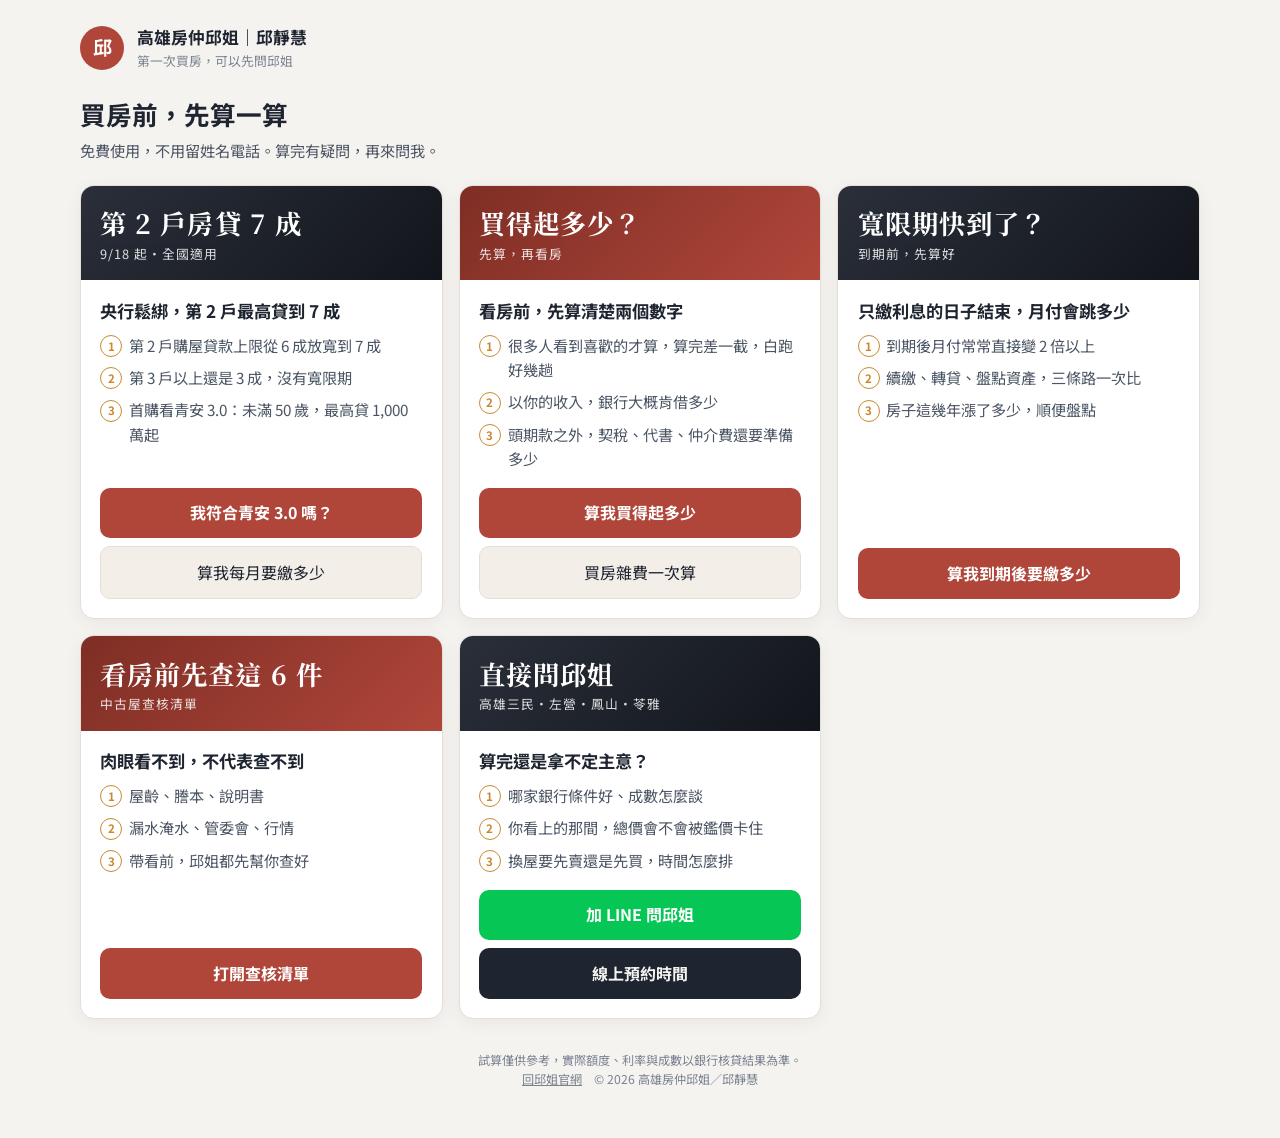
<file: public/tools/index.html>
<!DOCTYPE html>
<html lang="zh-Hant">
<head>
<meta charset="utf-8">
<meta name="viewport" content="width=device-width, initial-scale=1">
<title>買房試算工具｜高雄房仲邱姐</title>
<meta name="description" content="青安 3.0 資格檢測、第 2 戶房貸 7 成、買得起多少、買房雜費——高雄房仲邱姐的免費買房試算工具，不用留資料。">
<meta property="og:title" content="買房前先算一算｜高雄房仲邱姐">
<meta property="og:description" content="青安 3.0 資格、第 2 戶房貸 7 成、買得起多少、買房雜費，30 秒算給你看。">
<meta property="og:image" content="https://card-booking-zeta.vercel.app/site/og-image.png">
<link rel="preconnect" href="https://fonts.googleapis.com">
<link rel="preconnect" href="https://fonts.gstatic.com" crossorigin>
<link rel="stylesheet" href="https://fonts.googleapis.com/css2?family=Noto+Sans+TC:wght@400;500;700&family=Noto+Serif+TC:wght@700&display=swap">
<style>
  :root {
    --bg:#F5F3F0; --surface:#FFFFFF; --line:#E4DED6; --soft:#F3EEE8;
    --ink:#1E2430; --ink-mid:#4B5563; --ink-soft:#7A8290;
    --accent:#B0463A; --accent-dark:#7E2E25; --accent-ink:#FFFFFF; --num:#C98A2E;
  }
  @media (prefers-color-scheme: dark) {
    :root:not([data-theme="light"]) {
      --bg:#14161B; --surface:#1C1F26; --line:#2C3039; --soft:#2A2E37;
      --ink:#ECEEF2; --ink-mid:#B5BCC8; --ink-soft:#8A93A1;
      --accent:#E07A6C; --accent-dark:#5A2019; --accent-ink:#1A0F0D; --num:#E0AE6A;
    }
  }
  :root[data-theme="dark"] {
    --bg:#14161B; --surface:#1C1F26; --line:#2C3039; --soft:#2A2E37;
    --ink:#ECEEF2; --ink-mid:#B5BCC8; --ink-soft:#8A93A1;
    --accent:#E07A6C; --accent-dark:#5A2019; --accent-ink:#1A0F0D; --num:#E0AE6A;
  }
  * { box-sizing:border-box; }
  body { margin:0; background:var(--bg); color:var(--ink); font-family:"Noto Sans TC","Microsoft JhengHei",sans-serif; line-height:1.6; }
  .wrap { max-width:72rem; margin:0 auto; padding:1.5rem 16px 3rem; }
  header { display:flex; align-items:center; gap:.8rem; }
  .logo { width:44px; height:44px; border-radius:50%; background:var(--accent); color:var(--accent-ink);
    display:grid; place-items:center; font-weight:700; font-size:1.2rem; flex:none; text-decoration:none; }
  header a.name { font-weight:700; font-size:1.05rem; color:var(--ink); text-decoration:none; }
  header .sub { font-size:.8rem; color:var(--ink-soft); }
  h1 { font-size:1.6rem; margin:1.4rem 0 .2rem; }
  .lede { color:var(--ink-mid); margin:0 0 1.4rem; font-size:.95rem; }

  .cards { display:grid; grid-template-columns:repeat(auto-fill,minmax(270px,1fr)); gap:1rem; }
  .card { background:var(--surface); border:1px solid var(--line); border-radius:14px; overflow:hidden;
    display:flex; flex-direction:column; box-shadow:0 4px 18px rgba(0,0,0,.05); }
  .top { padding:1.3rem 1.2rem 1rem; color:#fff; background:linear-gradient(135deg,#2A2F3A,#12151B); }
  .top.red { background:linear-gradient(135deg,var(--accent-dark),#B0463A); }
  .top h2 { font-family:"Noto Serif TC",serif; font-size:1.65rem; margin:0; letter-spacing:.04em; line-height:1.3; }
  .top p { margin:.2rem 0 0; font-size:.8rem; opacity:.85; letter-spacing:.08em; }
  .body { padding:1.1rem 1.2rem .6rem; flex:1; }
  .body h3 { font-size:1.08rem; margin:0 0 .6rem; line-height:1.45; }
  .body ol { list-style:none; margin:0; padding:0; counter-reset:n; }
  .body li { counter-increment:n; position:relative; padding-left:1.8rem; margin-bottom:.5rem; font-size:.95rem; color:var(--ink-mid); }
  .body li::before { content:counter(n); position:absolute; left:0; top:.15rem; width:1.25rem; height:1.25rem;
    border:1.5px solid var(--num); color:var(--num); border-radius:50%; font-size:.72rem; display:grid; place-items:center; font-weight:700; }
  .btns { padding:0 1.2rem 1.2rem; display:flex; flex-direction:column; gap:.5rem; }
  .btn { display:block; text-align:center; text-decoration:none; font-size:1rem; padding:.78rem; border-radius:10px; }
  .btn.main { background:var(--accent); color:var(--accent-ink); font-weight:700; }
  .btn.sub { background:var(--soft); color:var(--ink); border:1px solid var(--line); }
  .btn.line { background:#06C755; color:#fff; font-weight:700; }
  .btn.tel { background:var(--ink); color:var(--bg); font-weight:700; }
  footer { text-align:center; font-size:.76rem; color:var(--ink-soft); margin-top:2rem; }
  footer a { color:inherit; }
</style>
</head>
<body>
<div class="wrap">
  <header>
    <a class="logo" href="/">邱</a>
    <div>
      <a class="name" href="/">高雄房仲邱姐｜邱靜慧</a>
      <div class="sub">第一次買房，可以先問邱姐</div>
    </div>
  </header>

  <h1>買房前，先算一算</h1>
  <p class="lede">免費使用，不用留姓名電話。算完有疑問，再來問我。</p>

  <div class="cards">
    <article class="card">
      <div class="top"><h2>第 2 戶房貸 7 成</h2><p>9/18 起・全國適用</p></div>
      <div class="body">
        <h3>央行鬆綁，第 2 戶最高貸到 7 成</h3>
        <ol>
          <li>第 2 戶購屋貸款上限從 6 成放寬到 7 成</li>
          <li>第 3 戶以上還是 3 成，沒有寬限期</li>
          <li>首購看青安 3.0：未滿 50 歲，最高貸 1,000 萬起</li>
        </ol>
      </div>
      <div class="btns">
        <a class="btn main" href="/tools/qingan">我符合青安 3.0 嗎？</a>
        <a class="btn sub" href="/tools/qingan#calc">算我每月要繳多少</a>
      </div>
    </article>

    <article class="card">
      <div class="top red"><h2>買得起多少？</h2><p>先算，再看房</p></div>
      <div class="body">
        <h3>看房前，先算清楚兩個數字</h3>
        <ol>
          <li>很多人看到喜歡的才算，算完差一截，白跑好幾趟</li>
          <li>以你的收入，銀行大概肯借多少</li>
          <li>頭期款之外，契稅、代書、仲介費還要準備多少</li>
        </ol>
      </div>
      <div class="btns">
        <a class="btn main" href="/tools/afford">算我買得起多少</a>
        <a class="btn sub" href="/tools/fees">買房雜費一次算</a>
      </div>
    </article>

    <article class="card">
      <div class="top"><h2>寬限期快到了？</h2><p>到期前，先算好</p></div>
      <div class="body">
        <h3>只繳利息的日子結束，月付會跳多少</h3>
        <ol>
          <li>到期後月付常常直接變 2 倍以上</li>
          <li>續繳、轉貸、盤點資產，三條路一次比</li>
          <li>房子這幾年漲了多少，順便盤點</li>
        </ol>
      </div>
      <div class="btns">
        <a class="btn main" href="/tools/grace">算我到期後要繳多少</a>
      </div>
    </article>

    <article class="card">
      <div class="top red"><h2>看房前先查這 6 件</h2><p>中古屋查核清單</p></div>
      <div class="body">
        <h3>肉眼看不到，不代表查不到</h3>
        <ol>
          <li>屋齡、謄本、說明書</li>
          <li>漏水淹水、管委會、行情</li>
          <li>帶看前，邱姐都先幫你查好</li>
        </ol>
      </div>
      <div class="btns">
        <a class="btn main" href="/tools/check">打開查核清單</a>
      </div>
    </article>

    <article class="card">
      <div class="top"><h2>直接問邱姐</h2><p>高雄三民・左營・鳳山・苓雅</p></div>
      <div class="body">
        <h3>算完還是拿不定主意？</h3>
        <ol>
          <li>哪家銀行條件好、成數怎麼談</li>
          <li>你看上的那間，總價會不會被鑑價卡住</li>
          <li>換屋要先賣還是先買，時間怎麼排</li>
        </ol>
      </div>
      <div class="btns">
        <a class="btn line" href="https://line.me/R/ti/p/@530myzmv" target="_blank" rel="noopener">加 LINE 問邱姐</a>
        <a class="btn tel" href="/card/booking">線上預約時間</a>
      </div>
    </article>
  </div>

  <footer>
    試算僅供參考，實際額度、利率與成數以銀行核貸結果為準。<br>
    <a href="/">回邱姐官網</a>　© 2026 高雄房仲邱姐／邱靜慧
  </footer>
</div>
</body>
</html>
</file>
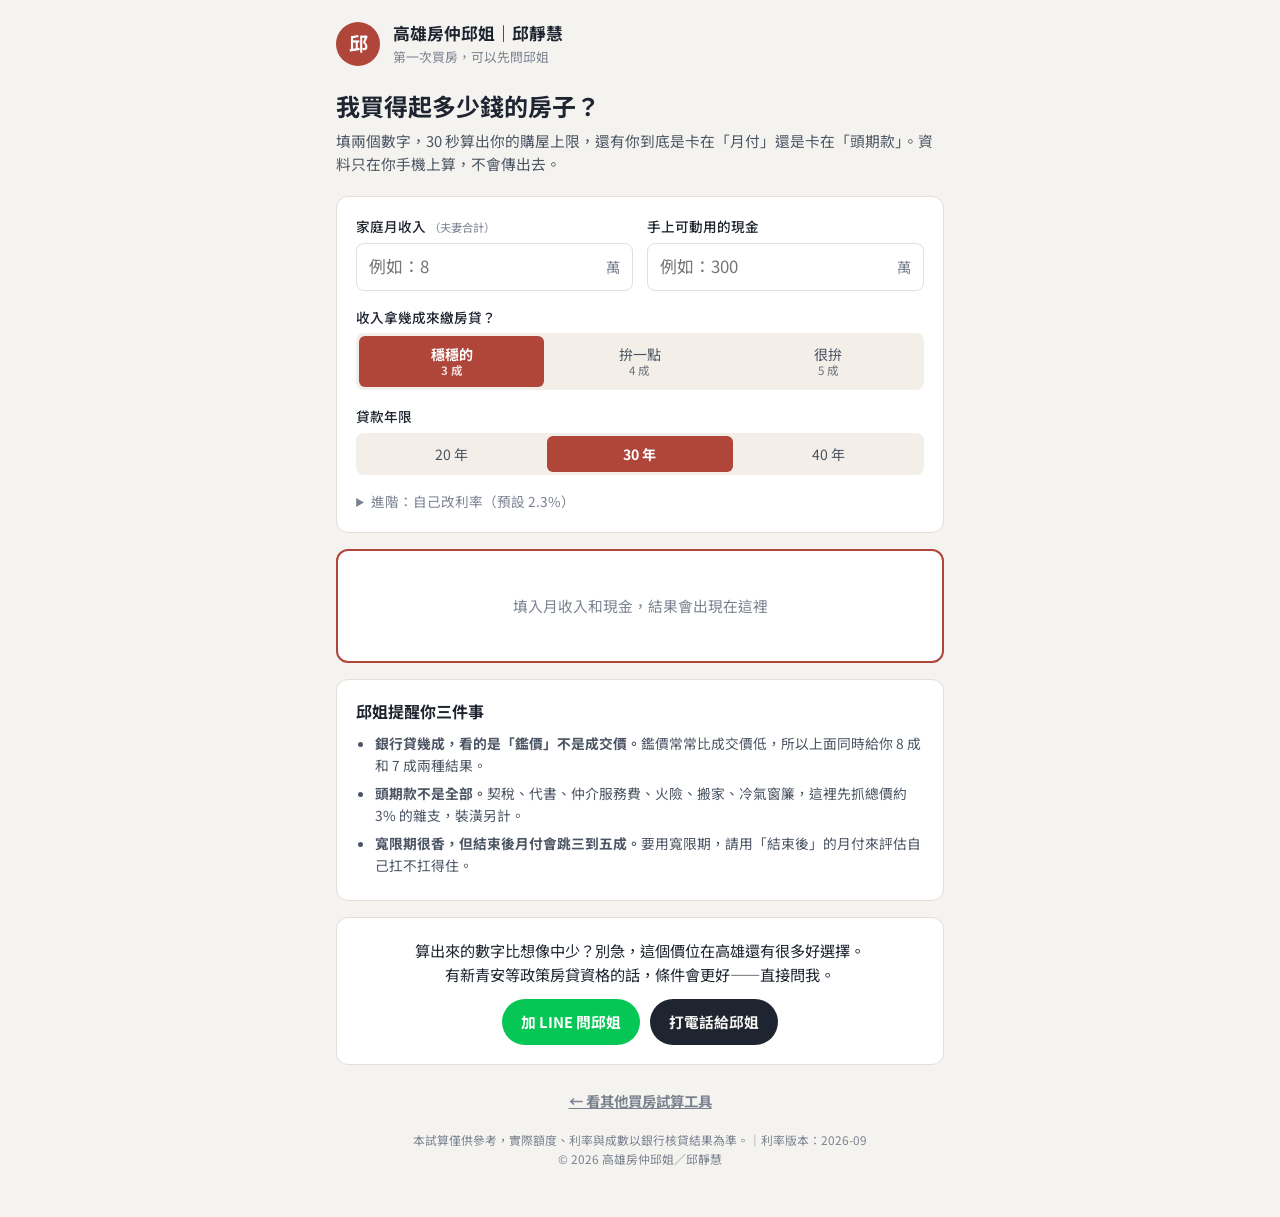
<file: public/tools/afford.html>
<!DOCTYPE html>
<html lang="zh-Hant">
<head>
<meta charset="utf-8">
<meta name="viewport" content="width=device-width, initial-scale=1">
<title>購屋能力試算｜高雄房仲邱姐</title>
<meta name="description" content="輸入月收入和手上現金，30 秒算出你在高雄買得起多少錢的房子，以及你是卡在月付還是卡在自備款。">
<link rel="preconnect" href="https://fonts.googleapis.com">
<link rel="preconnect" href="https://fonts.gstatic.com" crossorigin>
<link rel="stylesheet" href="https://fonts.googleapis.com/css2?family=Noto+Sans+TC:wght@400;500;700&display=swap">
<style>
  :root {
    --bg:#F5F3F0; --surface:#FFFFFF; --line:#E4DED6; --soft:#F3EEE8;
    --ink:#1E2430; --ink-mid:#4B5563; --ink-soft:#7A8290;
    --accent:#B0463A; --accent-ink:#FFFFFF; --accent-bg:#F8E9E6;
    --warn:#9A5B12; --warn-bg:#FBF1E2;
    --line-green:#06C755; --radius:12px;
  }
  @media (prefers-color-scheme: dark) {
    :root:not([data-theme="light"]) {
      --bg:#14161B; --surface:#1C1F26; --line:#2C3039; --soft:#23272F;
      --ink:#ECEEF2; --ink-mid:#B5BCC8; --ink-soft:#8A93A1;
      --accent:#E07A6C; --accent-ink:#1A0F0D; --accent-bg:#34211E;
      --warn:#E0AE6A; --warn-bg:#2E2517;
    }
  }
  :root[data-theme="dark"] {
    --bg:#14161B; --surface:#1C1F26; --line:#2C3039; --soft:#23272F;
    --ink:#ECEEF2; --ink-mid:#B5BCC8; --ink-soft:#8A93A1;
    --accent:#E07A6C; --accent-ink:#1A0F0D; --accent-bg:#34211E;
    --warn:#E0AE6A; --warn-bg:#2E2517;
  }
  * { box-sizing:border-box; }
  body { margin:0; background:var(--bg); color:var(--ink);
    font-family:"Noto Sans TC","Microsoft JhengHei",sans-serif; line-height:1.6; -webkit-font-smoothing:antialiased; }
  .wrap { max-width:40rem; margin:0 auto; padding:1.25rem 16px 3rem; }
  header { display:flex; align-items:center; gap:.8rem; margin-bottom:1.25rem; }
  .logo { width:44px; height:44px; border-radius:50%; background:var(--accent); color:var(--accent-ink);
    display:grid; place-items:center; font-weight:700; font-size:1.2rem; flex:none; }
  header .name { font-weight:700; font-size:1.05rem; }
  header .sub { font-size:.8rem; color:var(--ink-soft); }
  h1 { font-size:1.5rem; margin:0 0 .2rem; }
  .lede { color:var(--ink-mid); margin:0 0 1.25rem; font-size:.92rem; }
  .card { background:var(--surface); border:1px solid var(--line); border-radius:var(--radius); padding:1.2rem; margin-bottom:1rem; }
  .row2 { display:grid; grid-template-columns:1fr 1fr; gap:.9rem; }
  @media (max-width:480px){ .row2 { grid-template-columns:1fr; } }
  label.t { display:block; font-size:.85rem; font-weight:500; margin-bottom:.3rem; }
  .t small { color:var(--ink-soft); font-weight:400; }
  .inp { display:flex; align-items:center; border:1px solid var(--line); border-radius:8px; background:var(--surface); }
  .inp:focus-within { border-color:var(--accent); box-shadow:0 0 0 3px var(--accent-bg); }
  .inp input { flex:1; min-width:0; border:0; background:transparent; color:var(--ink); font:inherit; font-size:1.05rem; padding:.6rem .75rem; outline:none; }
  .inp span { padding-right:.75rem; color:var(--ink-soft); font-size:.9rem; }
  .group { margin-top:1rem; }
  .seg { display:flex; background:var(--soft); border-radius:8px; padding:3px; gap:3px; }
  .seg button { flex:1; border:0; background:transparent; color:var(--ink-mid); font:inherit; font-size:.88rem;
    padding:.55rem .3rem; border-radius:6px; cursor:pointer; line-height:1.3; }
  .seg button small { display:block; font-size:.72rem; opacity:.8; }
  .seg button.on { background:var(--accent); color:var(--accent-ink); font-weight:700; }
  details.more { margin-top:1rem; font-size:.85rem; color:var(--ink-mid); }
  details.more summary { cursor:pointer; color:var(--ink-soft); }
  details.more .inp { max-width:10rem; margin-top:.4rem; }

  .result { border:2px solid var(--accent); }
  .big { background:var(--accent); color:var(--accent-ink); border-radius:10px; padding:1rem 1.1rem; }
  .big .k { font-size:.85rem; opacity:.9; }
  .big .v { font-size:2.2rem; font-weight:700; line-height:1.2; margin:.15rem 0; font-variant-numeric:tabular-nums; }
  .big .s { font-size:.82rem; opacity:.9; }
  .verdict { margin:.9rem 0 0; padding:.75rem .9rem; border-radius:8px; background:var(--warn-bg); color:var(--warn); font-size:.9rem; font-weight:500; }
  .lines { margin-top:.9rem; }
  .ln { display:flex; justify-content:space-between; gap:1rem; padding:.55rem 0; border-bottom:1px solid var(--line); font-size:.92rem; }
  .ln:last-child { border-bottom:0; }
  .ln .v { font-weight:700; font-variant-numeric:tabular-nums; white-space:nowrap; }
  .ln .l small { display:block; color:var(--ink-soft); font-size:.76rem; }
  .sec { margin-top:1.1rem; font-size:.8rem; color:var(--ink-soft); font-weight:700; letter-spacing:.05em; }
  .empty { color:var(--ink-soft); text-align:center; padding:1.5rem 0; font-size:.92rem; }

  .tips { font-size:.86rem; color:var(--ink-mid); }
  .tips h2 { font-size:1rem; margin:0 0 .5rem; color:var(--ink); }
  .tips ul { margin:0; padding-left:1.2rem; }
  .tips li { margin-bottom:.35rem; }

  .cta { text-align:center; }
  .cta p { margin:0 0 .8rem; font-size:.95rem; }
  .btns { display:flex; gap:.6rem; justify-content:center; flex-wrap:wrap; }
  .btn { display:inline-flex; align-items:center; gap:.4rem; padding:.7rem 1.2rem; border-radius:999px;
    font-weight:700; font-size:.92rem; text-decoration:none; }
  .btn.line { background:var(--line-green); color:#fff; }
  .btn.tel { background:var(--ink); color:var(--bg); }
  footer { text-align:center; font-size:.74rem; color:var(--ink-soft); margin-top:1.5rem; }
</style>
</head>
<body>
<div class="wrap">
  <header>
    <div class="logo">邱</div>
    <div>
      <div class="name">高雄房仲邱姐｜邱靜慧</div>
      <div class="sub">第一次買房，可以先問邱姐</div>
    </div>
  </header>

  <h1>我買得起多少錢的房子？</h1>
  <p class="lede">填兩個數字，30 秒算出你的購屋上限，還有你到底是卡在「月付」還是卡在「頭期款」。資料只在你手機上算，不會傳出去。</p>

  <div class="card">
    <div class="row2">
      <div>
        <label class="t" for="income">家庭月收入 <small>（夫妻合計）</small></label>
        <div class="inp"><input id="income" type="number" inputmode="decimal" min="0" max="500" placeholder="例如：8"><span>萬</span></div>
      </div>
      <div>
        <label class="t" for="cash">手上可動用的現金</label>
        <div class="inp"><input id="cash" type="number" inputmode="decimal" min="0" max="50000" placeholder="例如：300"><span>萬</span></div>
      </div>
    </div>

    <div class="group">
      <label class="t">收入拿幾成來繳房貸？</label>
      <div class="seg" id="ratio">
        <button data-v="0.3" class="on">穩穩的<small>3 成</small></button>
        <button data-v="0.4">拚一點<small>4 成</small></button>
        <button data-v="0.5">很拚<small>5 成</small></button>
      </div>
    </div>

    <div class="group">
      <label class="t">貸款年限</label>
      <div class="seg" id="years">
        <button data-v="20">20 年</button>
        <button data-v="30" class="on">30 年</button>
        <button data-v="40">40 年</button>
      </div>
    </div>

    <details class="more">
      <summary>進階：自己改利率（預設 2.3%）</summary>
      <div class="inp"><input id="rate" type="number" inputmode="decimal" step="0.01" min="0" max="10" value="2.3"><span>%</span></div>
    </details>
  </div>

  <div class="card result" id="out">
    <div class="empty">填入月收入和現金，結果會出現在這裡</div>
  </div>

  <div class="card tips">
    <h2>邱姐提醒你三件事</h2>
    <ul>
      <li><b>銀行貸幾成，看的是「鑑價」不是成交價。</b>鑑價常常比成交價低，所以上面同時給你 8 成和 7 成兩種結果。</li>
      <li><b>頭期款不是全部。</b>契稅、代書、仲介服務費、火險、搬家、冷氣窗簾，這裡先抓總價約 3% 的雜支，裝潢另計。</li>
      <li><b>寬限期很香，但結束後月付會跳三到五成。</b>要用寬限期，請用「結束後」的月付來評估自己扛不扛得住。</li>
    </ul>
  </div>

  <div class="card cta">
    <p>算出來的數字比想像中少？別急，這個價位在高雄還有很多好選擇。<br>有新青安等政策房貸資格的話，條件會更好——直接問我。</p>
    <div class="btns">
      <a class="btn line" href="https://line.me/R/ti/p/@530myzmv" target="_blank" rel="noopener">加 LINE 問邱姐</a>
      <a class="btn tel" href="tel:0921203586">打電話給邱姐</a>
    </div>
  </div>

  <footer><a href="/tools" style="color:inherit;font-size:.9rem;font-weight:700">← 看其他買房試算工具</a><br><br>本試算僅供參考，實際額度、利率與成數以銀行核貸結果為準。｜利率版本：2026-09<br>© 2026 高雄房仲邱姐／邱靜慧</footer>
</div>

<script>
(function(){
  const $ = id => document.getElementById(id);
  const FEE = 0.03;          // 買方雜支：仲介服務費、契稅規費代書、火險等，約總價 3%
  const state = { ratio:0.3, years:30 };

  document.querySelectorAll('.seg').forEach(seg => {
    seg.addEventListener('click', e => {
      const b = e.target.closest('button'); if (!b) return;
      seg.querySelectorAll('button').forEach(x => x.classList.toggle('on', x === b));
      state[seg.id] = parseFloat(b.dataset.v);
      calc();
    });
  });
  ['income','cash','rate'].forEach(id => $(id).addEventListener('input', calc));

  // 月付 → 可貸金額（本息平均攤還）
  function loanFromPay(m, r, n){ const i = r/12; return i === 0 ? m*n : m*(Math.pow(1+i,n)-1)/(i*Math.pow(1+i,n)); }
  function payFromLoan(p, r, n){ const i = r/12; return i === 0 ? p/n : p*i*Math.pow(1+i,n)/(Math.pow(1+i,n)-1); }
  const wan = x => Math.round(x/10000).toLocaleString('zh-TW') + ' 萬';
  const yuan = x => Math.round(x).toLocaleString('zh-TW') + ' 元';
  const num = (id, max) => { const v = parseFloat($(id).value); return isFinite(v) && v >= 0 ? Math.min(v, max) : NaN; };

  function scenario(ltv, maxLoan, cash){
    const byLoan = maxLoan / ltv;
    const byCash = cash / (1 - ltv + FEE);
    const price = Math.min(byLoan, byCash);
    return { price, byLoan, byCash, loan: price*ltv, limitedBy: byCash < byLoan ? 'cash' : 'pay' };
  }

  function calc(){
    const income = num('income', 500) * 10000;
    const cash = num('cash', 50000) * 10000;
    let rate = num('rate', 10); if (isNaN(rate)) rate = 2.3; rate /= 100;
    const n = state.years * 12;
    if (!(income > 0) || isNaN(cash)) {
      $('out').innerHTML = '<div class="empty">填入月收入和現金，結果會出現在這裡</div>'; return;
    }
    const monthly = income * state.ratio;
    const maxLoan = loanFromPay(monthly, rate, n);
    const a = scenario(0.8, maxLoan, cash);
    const b = scenario(0.7, maxLoan, cash);
    const pay = payFromLoan(a.loan, rate, n);
    const pay2 = payFromLoan(a.loan, rate + 0.005, n);
    const down = a.price - a.loan, fee = a.price * FEE;
    // 鑑價偏低只貸 7 成：同一間房要多準備的現金；現金不夠就改講降到多少
    const extra = a.price * 0.1;
    const b7 = cash >= a.price * (0.3 + FEE)
      ? `若銀行鑑價偏低只貸 7 成，同一間房要多準備 ${wan(extra)} 現金（你的現金還夠）`
      : `若銀行鑑價偏低只貸 7 成，上限會降到約 ${wan(b.price)}`;

    const verdict = a.limitedBy === 'cash'
      ? `⚠️ 你卡在「現金」，不是月付。月付其實撐得起 ${wan(a.byLoan)} 的房子，但頭期款只夠買到 ${wan(a.byCash)}。多存一點頭期款，能買的價位會直接往上跳。`
      : `你卡在「月付」。現金其實夠買到 ${wan(a.byCash)}，但以每月 ${yuan(monthly)} 的預算，月付只撐得起 ${wan(a.byLoan)}。拉長年限或提高收入佔比，上限會往上走。`;

    $('out').innerHTML = `
      <div class="big">
        <div class="k">建議購屋總價上限（銀行貸 8 成）</div>
        <div class="v">${wan(a.price)}</div>
        <div class="s">${b7}</div>
      </div>
      <div class="verdict">${verdict}</div>
      <div class="lines">
        <div class="sec">每個月</div>
        <div class="ln"><span class="l">每月房貸</span><span class="v">${yuan(pay)}</span></div>
        <div class="ln"><span class="l">利率升 2 碼時<small>升到 ${(rate*100+0.5).toFixed(2)}%</small></span><span class="v">${yuan(pay2)}</span></div>
        <div class="sec">要準備的錢</div>
        <div class="ln"><span class="l">預估貸款金額</span><span class="v">${wan(a.loan)}</span></div>
        <div class="ln"><span class="l">頭期款<small>總價的 2 成</small></span><span class="v">${wan(down)}</span></div>
        <div class="ln"><span class="l">稅費、仲介、代書等雜支<small>約總價 3%，裝潢另計</small></span><span class="v">${wan(fee)}</span></div>
        <div class="ln"><span class="l">合計要準備的現金</span><span class="v">${wan(down+fee)}</span></div>
      </div>`;
  }
})();
</script>
</body>
</html>
</file>
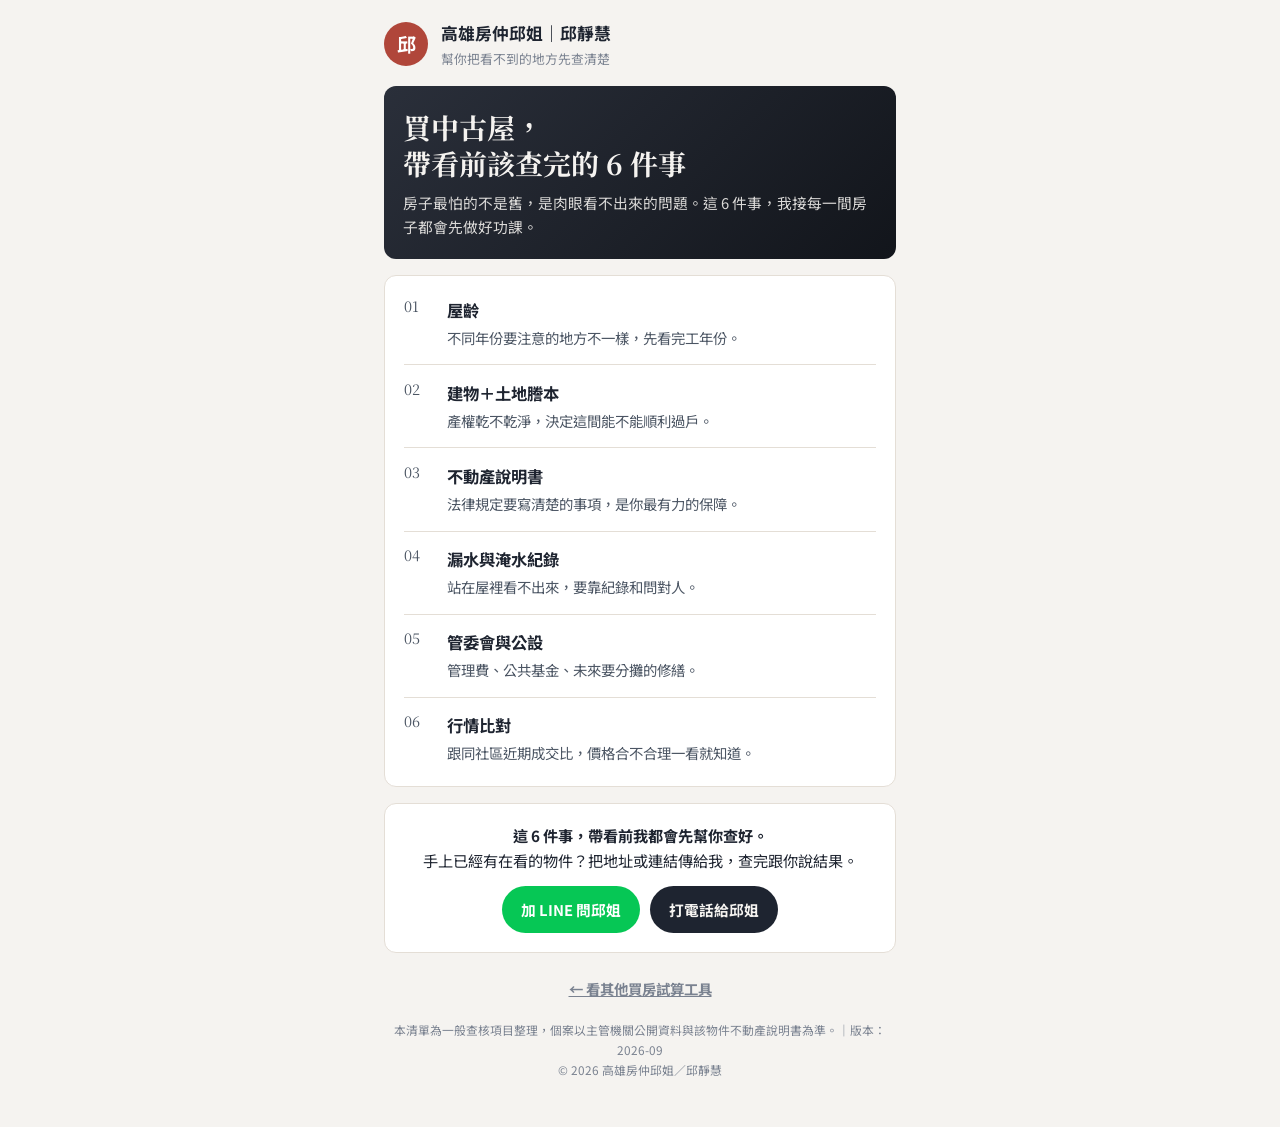
<file: public/tools/check.html>
<!DOCTYPE html>
<html lang="zh-Hant">
<head>
<meta charset="utf-8">
<meta name="viewport" content="width=device-width, initial-scale=1">
<title>中古屋查核清單｜高雄房仲邱姐</title>
<meta name="description" content="買中古屋，帶看前該查完的 6 件事。每一項邱姐都會在帶看前先幫你查好。">
<link rel="preconnect" href="https://fonts.googleapis.com">
<link rel="preconnect" href="https://fonts.gstatic.com" crossorigin>
<link rel="stylesheet" href="https://fonts.googleapis.com/css2?family=Noto+Sans+TC:wght@400;500;700;900&family=Noto+Serif+TC:wght@700&display=swap">
<style>
  :root {
    --bg:#F5F3F0; --surface:#FFFFFF; --line:#E4DED6; --soft:#F3EEE8;
    --ink:#1E2430; --ink-mid:#4B5563; --ink-soft:#7A8290;
    --accent:#B0463A; --accent-ink:#FFFFFF; --gold:#C9A24B; --line-green:#06C755; --radius:12px;
  }
  @media (prefers-color-scheme: dark) {
    :root:not([data-theme="light"]) {
      --bg:#14161B; --surface:#1C1F26; --line:#2C3039; --soft:#23272F;
      --ink:#ECEEF2; --ink-mid:#B5BCC8; --ink-soft:#8A93A1; --accent:#E07A6C; --accent-ink:#1A0F0D;
    }
  }
  :root[data-theme="dark"] {
    --bg:#14161B; --surface:#1C1F26; --line:#2C3039; --soft:#23272F;
    --ink:#ECEEF2; --ink-mid:#B5BCC8; --ink-soft:#8A93A1; --accent:#E07A6C; --accent-ink:#1A0F0D;
  }
  * { box-sizing:border-box; }
  body { margin:0; background:var(--bg); color:var(--ink); font-family:"Noto Sans TC","Microsoft JhengHei",sans-serif; line-height:1.65; }
  .wrap { max-width:34rem; margin:0 auto; padding:1.25rem 16px 3rem; }
  header { display:flex; align-items:center; gap:.8rem; margin-bottom:1.1rem; }
  .logo { width:44px; height:44px; border-radius:50%; background:var(--accent); color:var(--accent-ink); display:grid; place-items:center; font-weight:700; font-size:1.2rem; flex:none; }
  header .name { font-weight:700; font-size:1.05rem; }
  header .sub { font-size:.8rem; color:var(--ink-soft); }
  .hero { background:linear-gradient(135deg,#2A2F3A,#12151B); color:#F5F3F0; border-radius:var(--radius); padding:1.4rem 1.2rem 1.2rem; margin-bottom:1rem; }
  .hero h1 { font-family:"Noto Serif TC",serif; font-size:1.75rem; line-height:1.3; margin:0; }
  .hero p { margin:.6rem 0 0; font-size:.92rem; opacity:.88; }
  .list { background:var(--surface); border:1px solid var(--line); border-radius:var(--radius); padding:.4rem 1.2rem; margin-bottom:1rem; }
  .item { display:flex; gap:.9rem; padding:.9rem 0; border-bottom:1px solid var(--line); }
  .item:last-child { border-bottom:0; }
  .num { font-family:"Noto Serif TC",serif; color:var(--gold); font-size:1.3rem; line-height:1.3; flex:none; width:1.8rem; }
  .item b { display:block; font-size:1.02rem; }
  .item span { font-size:.9rem; color:var(--ink-mid); }
  .card { background:var(--surface); border:1px solid var(--line); border-radius:var(--radius); padding:1.2rem; margin-bottom:1rem; }
  .cta { text-align:center; }
  .cta p { margin:0 0 .8rem; font-size:.95rem; }
  .btns { display:flex; gap:.6rem; justify-content:center; flex-wrap:wrap; }
  .btn { display:inline-flex; align-items:center; gap:.4rem; padding:.7rem 1.2rem; border-radius:999px; font-weight:700; font-size:.92rem; text-decoration:none; }
  .btn.line { background:var(--line-green); color:#fff; }
  .btn.tel { background:var(--ink); color:var(--bg); }
  footer { text-align:center; font-size:.74rem; color:var(--ink-soft); margin-top:1.5rem; }
</style>
</head>
<body>
<div class="wrap">
  <header>
    <div class="logo">邱</div>
    <div>
      <div class="name">高雄房仲邱姐｜邱靜慧</div>
      <div class="sub">幫你把看不到的地方先查清楚</div>
    </div>
  </header>

  <div class="hero">
    <h1>買中古屋，<br>帶看前該查完的 6 件事</h1>
    <p>房子最怕的不是舊，是肉眼看不出來的問題。這 6 件事，我接每一間房子都會先做好功課。</p>
  </div>

  <div class="list">
    <div class="item"><span class="num">01</span><div><b>屋齡</b><span>不同年份要注意的地方不一樣，先看完工年份。</span></div></div>
    <div class="item"><span class="num">02</span><div><b>建物＋土地謄本</b><span>產權乾不乾淨，決定這間能不能順利過戶。</span></div></div>
    <div class="item"><span class="num">03</span><div><b>不動產說明書</b><span>法律規定要寫清楚的事項，是你最有力的保障。</span></div></div>
    <div class="item"><span class="num">04</span><div><b>漏水與淹水紀錄</b><span>站在屋裡看不出來，要靠紀錄和問對人。</span></div></div>
    <div class="item"><span class="num">05</span><div><b>管委會與公設</b><span>管理費、公共基金、未來要分攤的修繕。</span></div></div>
    <div class="item"><span class="num">06</span><div><b>行情比對</b><span>跟同社區近期成交比，價格合不合理一看就知道。</span></div></div>
  </div>

  <div class="card cta">
    <p><b>這 6 件事，帶看前我都會先幫你查好。</b><br>手上已經有在看的物件？把地址或連結傳給我，查完跟你說結果。</p>
    <div class="btns">
      <a class="btn line" href="https://line.me/R/ti/p/@530myzmv" target="_blank" rel="noopener">加 LINE 問邱姐</a>
      <a class="btn tel" href="tel:0921203586">打電話給邱姐</a>
    </div>
  </div>

  <footer><a href="/tools" style="color:inherit;font-size:.9rem;font-weight:700">← 看其他買房試算工具</a><br><br>
    本清單為一般查核項目整理，個案以主管機關公開資料與該物件不動產說明書為準。｜版本：2026-09<br>© 2026 高雄房仲邱姐／邱靜慧
  </footer>
</div>
</body>
</html>
</file>
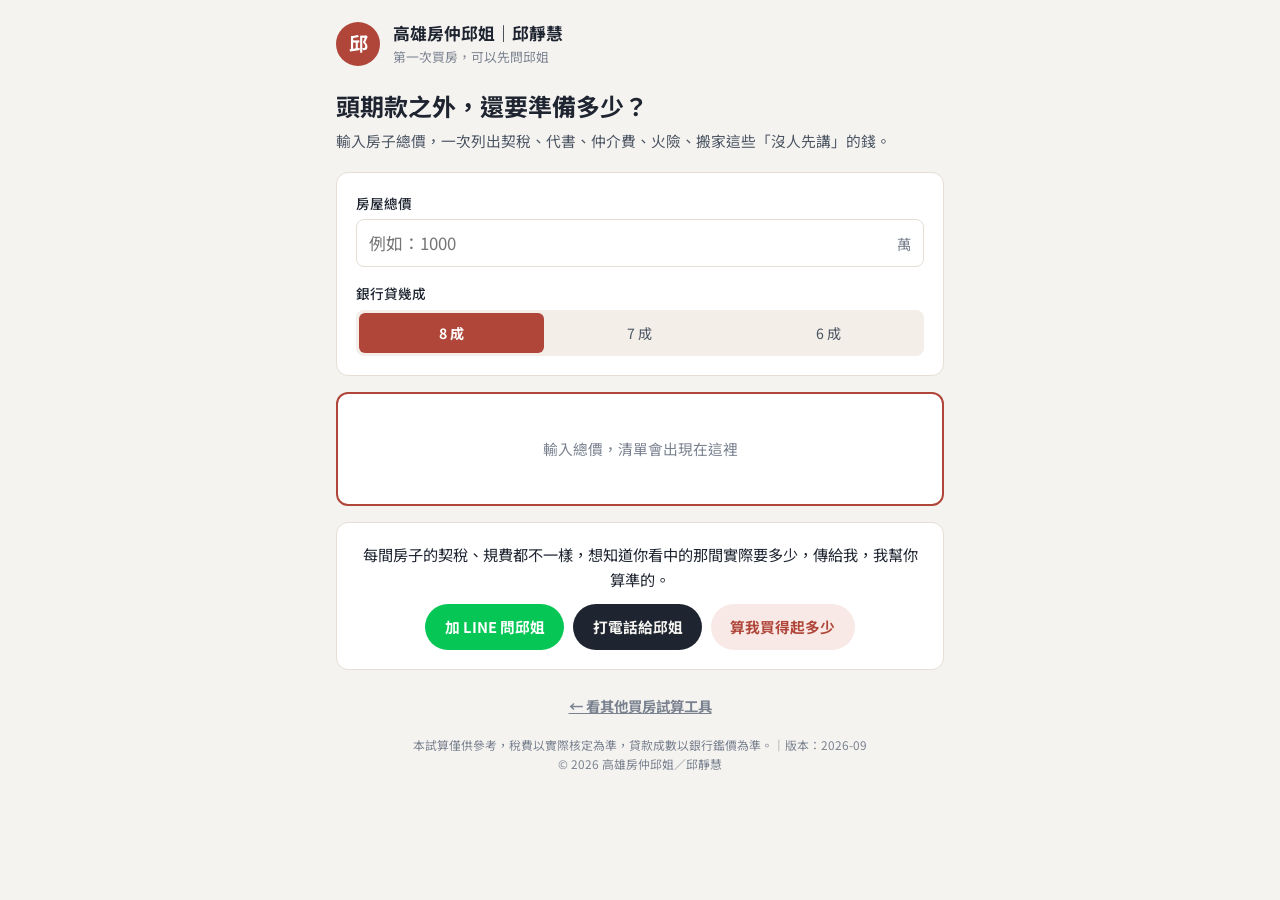
<file: public/tools/fees.html>
<!DOCTYPE html>
<html lang="zh-Hant">
<head>
<meta charset="utf-8">
<meta name="viewport" content="width=device-width, initial-scale=1">
<title>買房雜費試算｜高雄房仲邱姐</title>
<meta name="description" content="輸入房屋總價，一次列出頭期款以外還要準備的契稅、代書、仲介費、火險、搬家等雜費。">
<link rel="preconnect" href="https://fonts.googleapis.com">
<link rel="preconnect" href="https://fonts.gstatic.com" crossorigin>
<link rel="stylesheet" href="https://fonts.googleapis.com/css2?family=Noto+Sans+TC:wght@400;500;700&display=swap">
<style>
  :root {
    --bg:#F5F3F0; --surface:#FFFFFF; --line:#E4DED6; --soft:#F3EEE8;
    --ink:#1E2430; --ink-mid:#4B5563; --ink-soft:#7A8290;
    --accent:#B0463A; --accent-ink:#FFFFFF; --accent-bg:#F8E9E6;
    --warn:#9A5B12; --warn-bg:#FBF1E2; --line-green:#06C755; --radius:12px;
  }
  @media (prefers-color-scheme: dark) {
    :root:not([data-theme="light"]) {
      --bg:#14161B; --surface:#1C1F26; --line:#2C3039; --soft:#23272F;
      --ink:#ECEEF2; --ink-mid:#B5BCC8; --ink-soft:#8A93A1;
      --accent:#E07A6C; --accent-ink:#1A0F0D; --accent-bg:#34211E;
      --warn:#E0AE6A; --warn-bg:#2E2517;
    }
  }
  :root[data-theme="dark"] {
    --bg:#14161B; --surface:#1C1F26; --line:#2C3039; --soft:#23272F;
    --ink:#ECEEF2; --ink-mid:#B5BCC8; --ink-soft:#8A93A1;
    --accent:#E07A6C; --accent-ink:#1A0F0D; --accent-bg:#34211E;
    --warn:#E0AE6A; --warn-bg:#2E2517;
  }
  * { box-sizing:border-box; }
  body { margin:0; background:var(--bg); color:var(--ink);
    font-family:"Noto Sans TC","Microsoft JhengHei",sans-serif; line-height:1.6; -webkit-font-smoothing:antialiased; }
  .wrap { max-width:40rem; margin:0 auto; padding:1.25rem 16px 3rem; }
  header { display:flex; align-items:center; gap:.8rem; margin-bottom:1.25rem; }
  .logo { width:44px; height:44px; border-radius:50%; background:var(--accent); color:var(--accent-ink);
    display:grid; place-items:center; font-weight:700; font-size:1.2rem; flex:none; }
  header .name { font-weight:700; font-size:1.05rem; }
  header .sub { font-size:.8rem; color:var(--ink-soft); }
  h1 { font-size:1.5rem; margin:0 0 .2rem; }
  .lede { color:var(--ink-mid); margin:0 0 1.25rem; font-size:.92rem; }
  .card { background:var(--surface); border:1px solid var(--line); border-radius:var(--radius); padding:1.2rem; margin-bottom:1rem; }
  label.t { display:block; font-size:.85rem; font-weight:500; margin-bottom:.3rem; }
  .inp { display:flex; align-items:center; border:1px solid var(--line); border-radius:8px; }
  .inp:focus-within { border-color:var(--accent); box-shadow:0 0 0 3px var(--accent-bg); }
  .inp input { flex:1; min-width:0; border:0; background:transparent; color:var(--ink); font:inherit; font-size:1.05rem; padding:.6rem .75rem; outline:none; }
  .inp span { padding-right:.75rem; color:var(--ink-soft); font-size:.9rem; }
  .group { margin-top:1rem; }
  .seg { display:flex; background:var(--soft); border-radius:8px; padding:3px; gap:3px; }
  .seg button { flex:1; border:0; background:transparent; color:var(--ink-mid); font:inherit; font-size:.88rem;
    padding:.55rem .3rem; border-radius:6px; cursor:pointer; }
  .seg button.on { background:var(--accent); color:var(--accent-ink); font-weight:700; }
  .result { border:2px solid var(--accent); }
  .big { background:var(--accent); color:var(--accent-ink); border-radius:10px; padding:1rem 1.1rem; }
  .big .k { font-size:.85rem; opacity:.9; }
  .big .v { font-size:2.2rem; font-weight:700; line-height:1.2; margin:.15rem 0; font-variant-numeric:tabular-nums; }
  .big .s { font-size:.82rem; opacity:.9; }
  .verdict { margin:.9rem 0 0; padding:.75rem .9rem; border-radius:8px; background:var(--warn-bg); color:var(--warn); font-size:.9rem; font-weight:500; }
  .ln { display:flex; justify-content:space-between; gap:1rem; padding:.55rem 0; border-bottom:1px solid var(--line); font-size:.92rem; }
  .ln .v { font-weight:700; font-variant-numeric:tabular-nums; white-space:nowrap; }
  .ln .l small { display:block; color:var(--ink-soft); font-size:.76rem; }
  .ln.total { border-bottom:0; font-size:1rem; }
  .sec { margin-top:1.1rem; font-size:.8rem; color:var(--ink-soft); font-weight:700; letter-spacing:.05em; }
  .empty { color:var(--ink-soft); text-align:center; padding:1.5rem 0; font-size:.92rem; }
  .cta { text-align:center; }
  .cta p { margin:0 0 .8rem; font-size:.95rem; }
  .btns { display:flex; gap:.6rem; justify-content:center; flex-wrap:wrap; }
  .btn { display:inline-flex; padding:.7rem 1.2rem; border-radius:999px; font-weight:700; font-size:.92rem; text-decoration:none; }
  .btn.line { background:var(--line-green); color:#fff; }
  .btn.tel { background:var(--ink); color:var(--bg); }
  .btn.alt { background:var(--accent-bg); color:var(--accent); }
  footer { text-align:center; font-size:.74rem; color:var(--ink-soft); margin-top:1.5rem; }
</style>
</head>
<body>
<div class="wrap">
  <header>
    <div class="logo">邱</div>
    <div><div class="name">高雄房仲邱姐｜邱靜慧</div><div class="sub">第一次買房，可以先問邱姐</div></div>
  </header>

  <h1>頭期款之外，還要準備多少？</h1>
  <p class="lede">輸入房子總價，一次列出契稅、代書、仲介費、火險、搬家這些「沒人先講」的錢。</p>

  <div class="card">
    <label class="t" for="price">房屋總價</label>
    <div class="inp"><input id="price" type="number" inputmode="decimal" min="0" max="50000" placeholder="例如：1000"><span>萬</span></div>
    <div class="group">
      <label class="t">銀行貸幾成</label>
      <div class="seg" id="ltv">
        <button data-v="0.8" class="on">8 成</button>
        <button data-v="0.7">7 成</button>
        <button data-v="0.6">6 成</button>
      </div>
    </div>
  </div>

  <div class="card result" id="out"><div class="empty">輸入總價，清單會出現在這裡</div></div>

  <div class="card cta">
    <p>每間房子的契稅、規費都不一樣，想知道你看中的那間實際要多少，傳給我，我幫你算準的。</p>
    <div class="btns">
      <a class="btn line" href="https://line.me/R/ti/p/@530myzmv" target="_blank" rel="noopener">加 LINE 問邱姐</a>
      <a class="btn tel" href="tel:0921203586">打電話給邱姐</a>
      <a class="btn alt" href="/tools/afford">算我買得起多少</a>
    </div>
  </div>

  <footer><a href="/tools" style="color:inherit;font-size:.9rem;font-weight:700">← 看其他買房試算工具</a><br><br>本試算僅供參考，稅費以實際核定為準，貸款成數以銀行鑑價為準。｜版本：2026-09<br>© 2026 高雄房仲邱姐／邱靜慧</footer>
</div>
<script>
(function(){
  const $ = id => document.getElementById(id);
  let ltv = 0.8;
  $('ltv').addEventListener('click', e => {
    const b = e.target.closest('button'); if (!b) return;
    $('ltv').querySelectorAll('button').forEach(x => x.classList.toggle('on', x === b));
    ltv = parseFloat(b.dataset.v); calc();
  });
  $('price').addEventListener('input', calc);
  const yuan = x => Math.round(x).toLocaleString('zh-TW') + ' 元';
  const wan = x => (Math.round(x/1000)/10).toLocaleString('zh-TW') + ' 萬';

  function calc(){
    const v = parseFloat($('price').value);
    if (!(v > 0)) { $('out').innerHTML = '<div class="empty">輸入總價，清單會出現在這裡</div>'; return; }
    const P = Math.min(v, 50000) * 10000;
    const down = P * (1 - ltv);
    // 預估值（待邱姐核對高雄行情）
    const items = [
      ['簽約到交屋要付的', null],
      ['契稅、印花稅、登記規費', P * 0.009, '依公告現值計算，這裡抓總價約 0.9%'],
      ['代書費', 20000, '含買賣與設定登記'],
      ['仲介服務費', P * 0.02, '買方一般 1～2%，可議'],
      ['履約保證費', Math.max(3000, P * 0.0003), ''],
      ['火險＋地震險', 4000, '銀行貸款必保'],
      ['貸款開辦費', 6000, '各家銀行不同'],
      ['入住前會花的', null],
      ['搬家、清潔', 20000, ''],
    ];
    let fees = 0, rows = '';
    for (const [name, amt, note] of items) {
      if (amt === null) { rows += `<div class="sec">${name}</div>`; continue; }
      fees += amt;
      rows += `<div class="ln"><span class="l">${name}${note ? `<small>${note}</small>` : ''}</span><span class="v">${yuan(amt)}</span></div>`;
    }
    $('out').innerHTML = `
      <div class="big">
        <div class="k">頭期款＋雜費，一共要準備</div>
        <div class="v">${wan(down + fees)}</div>
        <div class="s">頭期款 ${wan(down)} ＋ 雜費 ${wan(fees)}（裝潢、家電另計）</div>
      </div>
      <div class="verdict">很多人只準備頭期款 ${wan(down)}，實際上要多準備約 ${wan(fees)}。另外建議再留 6 個月生活費當備用金。</div>
      ${rows}
      <div class="ln total"><span class="l"><b>雜費合計</b></span><span class="v">${yuan(fees)}</span></div>`;
  }
})();
</script>
</body>
</html>
</file>
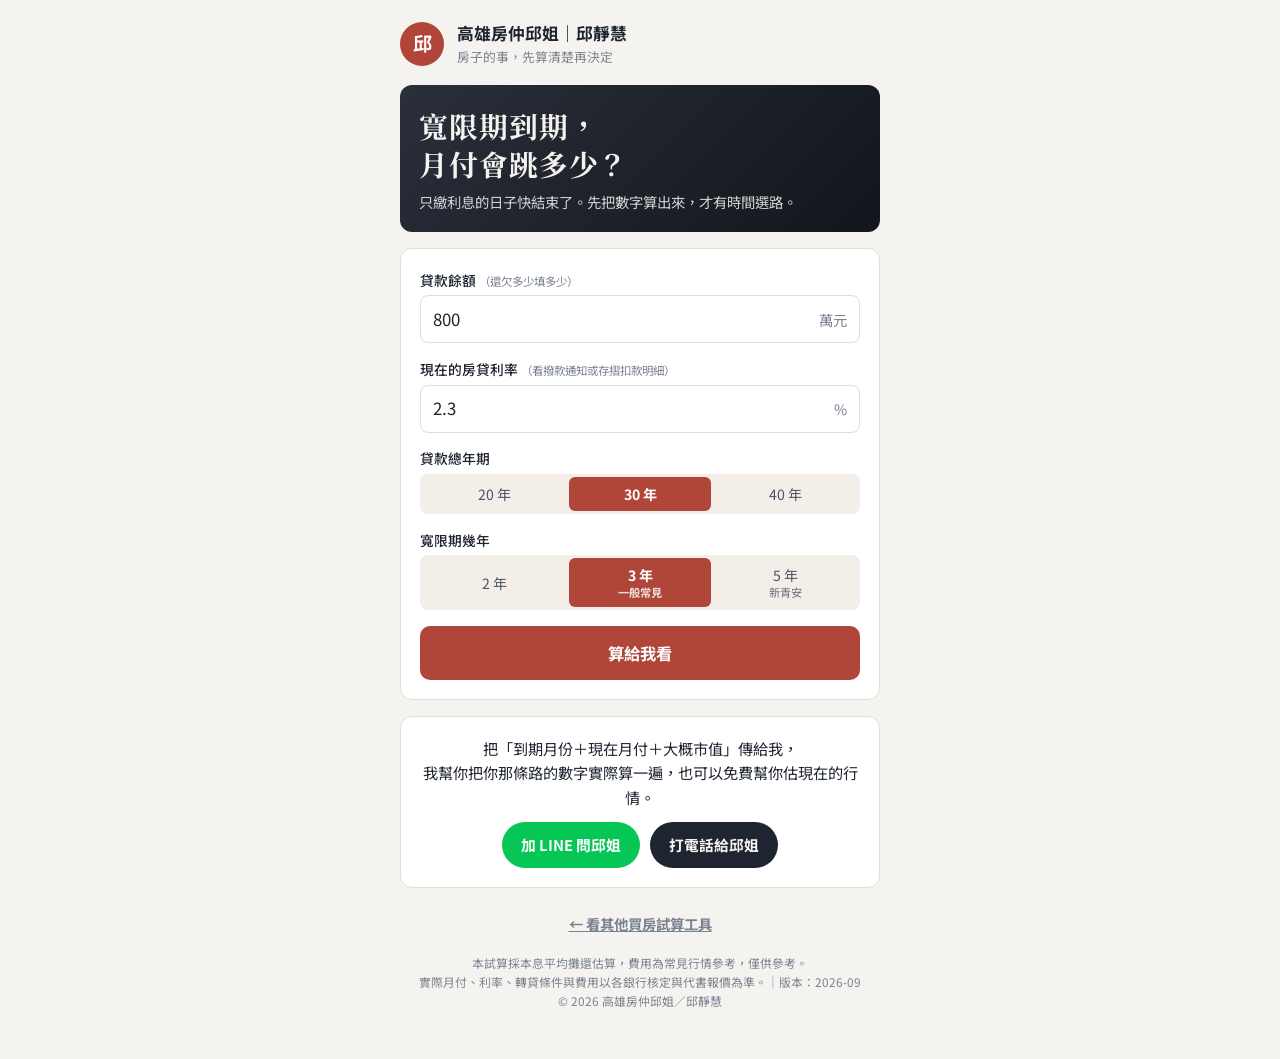
<file: public/tools/grace.html>
<!DOCTYPE html>
<html lang="zh-Hant">
<head>
<meta charset="utf-8">
<meta name="viewport" content="width=device-width, initial-scale=1">
<title>寬限期到期試算｜高雄房仲邱姐</title>
<meta name="description" content="寬限期到期後月付會跳多少？續繳、轉貸、盤點資產三條路一次算給你看，附轉貸回本試算與跟銀行談的清單。">
<link rel="preconnect" href="https://fonts.googleapis.com">
<link rel="preconnect" href="https://fonts.gstatic.com" crossorigin>
<link rel="stylesheet" href="https://fonts.googleapis.com/css2?family=Noto+Sans+TC:wght@400;500;700;900&family=Noto+Serif+TC:wght@700&display=swap">
<style>
  :root {
    --bg:#F5F3F0; --surface:#FFFFFF; --line:#E4DED6; --soft:#F3EEE8;
    --ink:#1E2430; --ink-mid:#4B5563; --ink-soft:#7A8290;
    --accent:#B0463A; --accent-ink:#FFFFFF; --accent-bg:#F8E9E6;
    --ok:#2F6B3F; --ok-bg:#E7F1E9; --warn:#9A5B12; --warn-bg:#FBF1E2; --gold:#C9A24B;
    --line-green:#06C755; --radius:12px;
  }
  @media (prefers-color-scheme: dark) {
    :root:not([data-theme="light"]) {
      --bg:#14161B; --surface:#1C1F26; --line:#2C3039; --soft:#23272F;
      --ink:#ECEEF2; --ink-mid:#B5BCC8; --ink-soft:#8A93A1;
      --accent:#E07A6C; --accent-ink:#1A0F0D; --accent-bg:#34211E;
      --ok:#7CC48D; --ok-bg:#1D2B21; --warn:#E0AE6A; --warn-bg:#2E2517;
    }
  }
  :root[data-theme="dark"] {
    --bg:#14161B; --surface:#1C1F26; --line:#2C3039; --soft:#23272F;
    --ink:#ECEEF2; --ink-mid:#B5BCC8; --ink-soft:#8A93A1;
    --accent:#E07A6C; --accent-ink:#1A0F0D; --accent-bg:#34211E;
    --ok:#7CC48D; --ok-bg:#1D2B21; --warn:#E0AE6A; --warn-bg:#2E2517;
  }
  * { box-sizing:border-box; }
  body { margin:0; background:var(--bg); color:var(--ink);
    font-family:"Noto Sans TC","Microsoft JhengHei",sans-serif; line-height:1.6; -webkit-font-smoothing:antialiased; }
  .wrap { max-width:32rem; margin:0 auto; padding:1.25rem 16px 3rem; }
  header { display:flex; align-items:center; gap:.8rem; margin-bottom:1.1rem; }
  .logo { width:44px; height:44px; border-radius:50%; background:var(--accent); color:var(--accent-ink);
    display:grid; place-items:center; font-weight:700; font-size:1.2rem; flex:none; }
  header .name { font-weight:700; font-size:1.05rem; }
  header .sub { font-size:.8rem; color:var(--ink-soft); }
  .hide { display:none !important; }

  .hero { background:linear-gradient(135deg,#2A2F3A,#12151B); color:#F5F3F0; border-radius:var(--radius); padding:1.4rem 1.2rem 1.2rem; margin-bottom:1rem; }
  .hero h1 { font-family:"Noto Serif TC",serif; font-size:1.8rem; line-height:1.3; margin:0; letter-spacing:.03em; }
  .hero p { margin:.5rem 0 0; font-size:.9rem; opacity:.85; }

  .card { background:var(--surface); border:1px solid var(--line); border-radius:var(--radius); padding:1.2rem; margin-bottom:1rem; }
  h2 { font-size:1.08rem; margin:0 0 .3rem; }
  .muted { font-size:.84rem; color:var(--ink-mid); margin:0 0 .8rem; }
  label.t { display:block; font-size:.86rem; font-weight:500; margin:.9rem 0 .3rem; }
  label.t:first-of-type { margin-top:0; }
  label.t small { color:var(--ink-soft); font-weight:400; }
  .inp { display:flex; align-items:center; border:1px solid var(--line); border-radius:8px; background:var(--surface); }
  .inp:focus-within { border-color:var(--accent); box-shadow:0 0 0 3px var(--accent-bg); }
  .inp input { flex:1; min-width:0; border:0; background:transparent; color:var(--ink); font:inherit; font-size:1.05rem; padding:.6rem .75rem; outline:none; font-variant-numeric:tabular-nums; }
  .inp span { padding-right:.75rem; color:var(--ink-soft); font-size:.9rem; white-space:nowrap; }
  .seg { display:flex; background:var(--soft); border-radius:8px; padding:3px; gap:3px; }
  .seg button { flex:1; border:0; background:transparent; color:var(--ink-mid); font:inherit; font-size:.88rem;
    padding:.5rem .3rem; border-radius:6px; cursor:pointer; line-height:1.3; }
  .seg button small { display:block; font-size:.7rem; opacity:.8; }
  .seg button.on { background:var(--accent); color:var(--accent-ink); font-weight:700; }
  .bigbtn { display:block; width:100%; border:0; border-radius:10px; font:inherit; font-size:1.02rem; font-weight:700;
    padding:.85rem 1rem; cursor:pointer; margin-top:1rem; background:var(--accent); color:var(--accent-ink); }

  .jump { display:grid; grid-template-columns:1fr auto 1fr; align-items:center; gap:.5rem; text-align:center; }
  .jump .box { background:var(--soft); border-radius:10px; padding:.8rem .4rem; }
  .jump .box.after { background:var(--accent); color:var(--accent-ink); }
  .jump .k { font-size:.76rem; opacity:.85; }
  .jump .v { font-size:1.4rem; font-weight:900; font-variant-numeric:tabular-nums; line-height:1.3; }
  .jump .arrow { font-size:1.4rem; color:var(--ink-soft); }
  .jumpnote { text-align:center; margin-top:.8rem; font-weight:700; color:var(--accent); }
  .jumpnote small { display:block; font-weight:400; color:var(--ink-mid); font-size:.84rem; }

  .road { display:flex; gap:.75rem; padding:.8rem 0; border-bottom:1px solid var(--line); }
  .road:last-child { border-bottom:0; }
  .road .n { width:1.7rem; height:1.7rem; border-radius:50%; background:var(--accent-bg); color:var(--accent); font-weight:900;
    display:grid; place-items:center; flex:none; }
  .road b { display:block; }
  .road .d { font-size:.87rem; color:var(--ink-mid); }
  .road .money { font-weight:700; color:var(--ink); font-variant-numeric:tabular-nums; }

  .out { margin-top:1rem; background:var(--soft); border-radius:10px; padding:.9rem 1rem; }
  .out .big { font-size:1.5rem; font-weight:900; font-variant-numeric:tabular-nums; }
  .out .s { font-size:.84rem; color:var(--ink-mid); }
  .verdict { border-radius:8px; padding:.7rem .85rem; margin-top:.7rem; font-size:.9rem; font-weight:500; }
  .verdict.ok { background:var(--ok-bg); color:var(--ok); }
  .verdict.warn { background:var(--warn-bg); color:var(--warn); }
  table.fee { width:100%; border-collapse:collapse; font-size:.88rem; margin-top:.8rem; }
  table.fee td { padding:.45rem .2rem; border-bottom:1px solid var(--line); vertical-align:top; }
  table.fee td:last-child { text-align:right; font-weight:700; white-space:nowrap; font-variant-numeric:tabular-nums; }
  table.fee td small { display:block; color:var(--ink-soft); font-size:.74rem; font-weight:400; }
  table.fee tr.total td { border-bottom:0; font-size:1rem; padding-top:.6rem; }

  .chk { display:flex; gap:.6rem; align-items:flex-start; padding:.5rem 0; border-bottom:1px solid var(--line); font-size:.92rem; cursor:pointer; }
  .chk:last-of-type { border-bottom:0; }
  .chk input { width:1.15rem; height:1.15rem; margin-top:.2rem; accent-color:var(--accent); flex:none; }
  .say { background:var(--soft); border-left:3px solid var(--gold); border-radius:0 8px 8px 0; padding:.65rem .8rem; margin-top:.6rem; font-size:.9rem; }
  .say b { display:block; font-size:.78rem; color:var(--ink-soft); font-weight:500; }

  .q { padding:.8rem 0; border-bottom:1px solid var(--line); }
  .q:last-child { border-bottom:0; }
  .q .qt { font-weight:700; font-size:.95rem; margin-bottom:.5rem; }
  .ans { margin-top:.6rem; font-size:.9rem; }

  .note { font-size:.76rem; color:var(--ink-soft); margin-top:.6rem; }
  .cta { text-align:center; }
  .cta p { margin:0 0 .8rem; font-size:.95rem; }
  .btns { display:flex; gap:.6rem; justify-content:center; flex-wrap:wrap; }
  .btn { display:inline-flex; align-items:center; gap:.4rem; padding:.7rem 1.2rem; border-radius:999px;
    font-weight:700; font-size:.92rem; text-decoration:none; }
  .btn.line { background:var(--line-green); color:#fff; }
  .btn.tel { background:var(--ink); color:var(--bg); }
  footer { text-align:center; font-size:.74rem; color:var(--ink-soft); margin-top:1.5rem; }
</style>
</head>
<body>
<div class="wrap">
  <header>
    <div class="logo">邱</div>
    <div>
      <div class="name">高雄房仲邱姐｜邱靜慧</div>
      <div class="sub">房子的事，先算清楚再決定</div>
    </div>
  </header>

  <div class="hero">
    <h1>寬限期到期，<br>月付會跳多少？</h1>
    <p>只繳利息的日子快結束了。先把數字算出來，才有時間選路。</p>
  </div>

  <!-- ① 輸入 -->
  <div class="card">
    <label class="t">貸款餘額 <small>（還欠多少填多少）</small></label>
    <div class="inp"><input id="amt" type="number" inputmode="numeric" value="800" min="1"><span>萬元</span></div>
    <label class="t">現在的房貸利率 <small>（看撥款通知或存摺扣款明細）</small></label>
    <div class="inp"><input id="rate" type="number" inputmode="decimal" value="2.3" step="0.01" min="0" max="10"><span>%</span></div>
    <label class="t">貸款總年期</label>
    <div class="seg" id="years"><button data-v="20">20 年</button><button data-v="30" class="on">30 年</button><button data-v="40">40 年</button></div>
    <label class="t">寬限期幾年</label>
    <div class="seg" id="grace"><button data-v="2">2 年</button><button data-v="3" class="on">3 年<small>一般常見</small></button><button data-v="5">5 年<small>新青安</small></button></div>
    <button class="bigbtn" onclick="calc(true)">算給我看</button>
  </div>

  <div id="result" class="hide">
    <!-- ② 跳多少 -->
    <div class="card">
      <h2>到期那個月起</h2>
      <div class="jump">
        <div class="box"><div class="k">寬限期內（只繳息）</div><div class="v" id="rNow">—</div></div>
        <div class="arrow">→</div>
        <div class="box after"><div class="k">寬限期到期後</div><div class="v" id="rAfter">—</div></div>
      </div>
      <div class="jumpnote" id="rJump"></div>
      <p class="note">寬限期不是不用繳，是只繳利息、本金一毛沒少。到期後，整筆本金要擠進「剩下的年期」攤還，所以月付才會跳這麼多。</p>
    </div>

    <!-- ③ 三條路 -->
    <div class="card">
      <h2>你手上其實有三條路</h2>
      <p class="muted">沒有標準答案，只有適不適合你。</p>
      <div class="road"><span class="n">1</span><div><b>咬牙續繳</b><div class="d">每月 <span class="money" id="road1">—</span>。收入穩、撐得住，這條最單純，本金開始往下掉，不用付任何額外費用。</div></div></div>
      <div class="road"><span class="n">2</span><div><b>轉貸重拉年期</b><div class="d">把餘額轉到別家、重新拉 30 年，月付約降到 <span class="money" id="road2">—</span>。但要付規費、代書費，綁約期內還有違約金，而且總利息會變多。划不划算，下面幫你算。</div></div></div>
      <div class="road"><span class="n">3</span><div><b>趁機盤點資產</b><div class="d">房子這幾年如果有漲，先搞清楚現在值多少——知道市值，才知道該守、該換、還是該調整。</div></div></div>
    </div>

    <!-- ④ 轉貸划算嗎 -->
    <div class="card">
      <h2>轉貸划不划算？算回本要幾個月</h2>
      <p class="muted">轉貸不能只看利率差，各種費用加起來，常常吃掉第一年省下的利息。</p>
      <label class="t">別家開給你的利率</label>
      <div class="inp"><input id="newRate" type="number" inputmode="decimal" value="2.1" step="0.01" min="0" max="10"><span>%</span></div>
      <label class="t">現在的貸款還在綁約期內嗎？ <small>（通常撥款後 2～3 年）</small></label>
      <div class="seg" id="lock"><button data-v="0" class="on">已經過了</button><button data-v="1">還在綁約期</button><button data-v="2">不知道</button></div>
      <div id="refiOut"></div>
    </div>

    <!-- ⑤ 房子養出多少空間 -->
    <div class="card">
      <h2>你的房子這幾年養出多少空間？</h2>
      <p class="muted">房子漲上去的部分，就像一筆「睡著的額度」。寬限期到期，剛好是盤點的時間點。</p>
      <label class="t">房子現在大約值多少 <small>（不確定就先填當初買價）</small></label>
      <div class="inp"><input id="mv" type="number" inputmode="numeric" placeholder="例如 1500" min="0"><span>萬元</span></div>
      <label class="t">銀行可貸成數 <small>（一般抓 7 成，實際看鑑價）</small></label>
      <div class="seg" id="ltv"><button data-v="0.7" class="on">7 成</button><button data-v="0.75">7.5 成</button><button data-v="0.8">8 成</button></div>
      <div id="eqOut"></div>
    </div>

    <!-- ⑥ 決策三問 -->
    <div class="card">
      <h2>不知道選哪條？回答三個問題</h2>
      <div class="q">
        <div class="qt">Q1　到期後的月付，會超過家庭月收入的 4 成嗎？</div>
        <label class="t" style="margin-top:0">全家每月收入大約</label>
        <div class="inp"><input id="income" type="number" inputmode="numeric" placeholder="例如 90000" min="0"><span>元</span></div>
        <div class="ans" id="a1"></div>
      </div>
      <div class="q" id="q2">
        <div class="qt">Q2　未來 5～10 年，你會一直住這間嗎？</div>
        <div class="seg" id="stay"><button data-v="1">會，住很久</button><button data-v="0">不一定</button></div>
        <div class="ans" id="a2"></div>
      </div>
      <div class="q" id="q3">
        <div class="qt">Q3　你知道房子「現在」實際值多少嗎？</div>
        <div class="seg" id="know"><button data-v="1">知道，而且有漲</button><button data-v="0">不太確定</button></div>
        <div class="ans" id="a3"></div>
      </div>
    </div>

    <!-- ⑦ 先跟原銀行談 -->
    <div class="card">
      <h2>第一步：先打給原本的銀行</h2>
      <p class="muted">銀行最怕的不是你繳不出來，是你轉走。所以「先談」永遠是成本最低的一步。打電話前，先把這幾項準備好：</p>
      <label class="chk"><input type="checkbox">寬限期確切哪個月到期（撥款通知書或網銀貸款明細）</label>
      <label class="chk"><input type="checkbox">綁約期過了沒（沒過就轉走會有違約金）</label>
      <label class="chk"><input type="checkbox">近一年信用卡、貸款有沒有遲繳過（有的話籌碼會少很多）</label>
      <label class="chk"><input type="checkbox">先查 2～3 家別的銀行現在的房貸利率（談的時候要有比價）</label>
      <label class="chk"><input type="checkbox">想清楚要談哪一件：延長寬限期？降利率？拉長年期？一次談一個</label>
      <div class="say"><b>開場，講事實就好</b>「我的寬限期 ○ 月到期，到期後月付會從 ○ 萬變 ○ 萬。想請問行內有沒有延長寬限期或調整條件的方案？」</div>
      <div class="say"><b>被打回票時，拿出比價</b>「我查過 ○○ 銀行轉貸利率是 ○%。我在這裡往來 ○ 年、從來沒遲繳，希望行內給我一個留下來的理由。」</div>
      <div class="say"><b>收尾，要時間、要書面</b>「麻煩幫我送評估，大概幾個工作天會有結果？結果請用簡訊或 Email 通知我。」</div>
      <p class="note">⚠️ 延長寬限期＝本金更晚開始還、總利息更多。它是「爭取時間」，不是省錢；談到了，那段時間要拿來安排下一步。</p>
    </div>
  </div>

  <div class="card cta">
    <p>把「到期月份＋現在月付＋大概市值」傳給我，<br>我幫你把你那條路的數字實際算一遍，也可以免費幫你估現在的行情。</p>
    <div class="btns">
      <a class="btn line" href="https://line.me/R/ti/p/@530myzmv" target="_blank" rel="noopener">加 LINE 問邱姐</a>
      <a class="btn tel" href="tel:0921203586">打電話給邱姐</a>
    </div>
  </div>

  <footer><a href="/tools" style="color:inherit;font-size:.9rem;font-weight:700">← 看其他買房試算工具</a><br><br>
    本試算採本息平均攤還估算，費用為常見行情參考，僅供參考。<br>
    實際月付、利率、轉貸條件與費用以各銀行核定與代書報價為準。｜版本：2026-09<br>
    © 2026 高雄房仲邱姐／邱靜慧
  </footer>
</div>

<script>
const $ = id => document.getElementById(id);
const fmt = n => Math.round(n).toLocaleString('zh-TW');
const segVal = id => { const b = document.querySelector('#' + id + ' button.on'); return b ? b.dataset.v : null; };
function pmt(P, r, n){ if (r === 0) return P / n; const m = Math.pow(1 + r, n); return P * r * m / (m - 1); }

document.querySelectorAll('.seg').forEach(seg => seg.querySelectorAll('button').forEach(b => b.addEventListener('click', () => {
  seg.querySelectorAll('button').forEach(x => x.classList.remove('on'));
  b.classList.add('on');
  if (!$('result').classList.contains('hide')) calc(false);
})));
['amt','rate','newRate','mv','income'].forEach(id => $(id).addEventListener('input', () => { if (!$('result').classList.contains('hide')) calc(false); }));

let S = null;
function calc(scroll){
  const P = (parseFloat($('amt').value) || 0) * 10000;
  const rate = (parseFloat($('rate').value) || 0) / 100;
  const Y = +segVal('years'), G = +segVal('grace');
  if (P <= 0 || G >= Y){ alert('請確認：貸款餘額要大於 0，寬限期要比總年期短'); return; }
  const r = rate / 12;
  const now = P * r;
  const after = pmt(P, r, (Y - G) * 12);
  const refi = pmt(P, r, 360);
  S = { P, r, Y, G, now, after };
  $('rNow').textContent = fmt(now) + ' 元';
  $('rAfter').textContent = fmt(after) + ' 元';
  $('rJump').innerHTML = `每月多繳 ${fmt(after - now)} 元<small>月付變成原本的 ${now > 0 ? (after / now).toFixed(1) : '—'} 倍，一年多繳 ${fmt((after - now) * 12)} 元</small>`;
  $('road1').textContent = fmt(after) + ' 元';
  $('road2').textContent = fmt(refi) + ' 元';
  refiCalc(); equity(); decide();
  $('result').classList.remove('hide');
  if (scroll) $('result').scrollIntoView({ behavior:'smooth' });
}

/* 轉貸費用與回本月數 */
function refiCalc(){
  const { P, r, Y, G } = S;
  const nr = (parseFloat($('newRate').value) || 0) / 100 / 12;
  const lock = segVal('lock');
  const n = (Y - G) * 12;                         // 同樣年期比，只看利率差省多少
  const save = pmt(P, r, n) - pmt(P, nr, n);
  const fees = [
    { t:'提前清償違約金', s: lock === '0' ? '綁約期已過，免' : '綁約期內常見餘額 0.5%～1%，這裡抓 0.75%', v: lock === '0' ? 0 : P * 0.0075 },
    { t:'抵押權塗銷＋設定規費', s:'設定金額（通常貸款 1.2 倍）× 0.1%', v: P * 1.2 * 0.001 },
    { t:'代書費', s:'塗銷＋重新設定，常見 6 千～1 萬 2', v: 9000 },
    { t:'銀行開辦、鑑價手續費', s:'0～1 萬不等，搶轉貸的銀行常會免，記得開口問', v: 5000 },
    { t:'火險地震險重保', s:'受益銀行要換，原保單通常得重買', v: 3000 },
  ];
  const total = fees.reduce((a, f) => a + f.v, 0);
  let html = `<table class="fee">` + fees.map(f => `<tr><td>${f.t}<small>${f.s}</small></td><td>${fmt(f.v)} 元</td></tr>`).join('') +
    `<tr class="total"><td>費用合計（估）</td><td>${fmt(total)} 元</td></tr></table>`;
  if (save <= 0){
    html += `<div class="verdict warn">新利率沒有比較低，光轉貸本身省不到錢。想降月付，重點是「拉長年期」，那就要把總利息變多一起算進去。</div>`;
  } else {
    const months = total / save;
    html += `<div class="out"><div class="s">利率從 ${(r*1200).toFixed(2)}% 降到 ${(nr*1200).toFixed(2)}%，每月省約</div><div class="big">${fmt(save)} 元</div>
      <div class="s">費用 ${fmt(total)} 元 ÷ 每月省 ${fmt(save)} 元 ＝ 大約 <b>${Math.ceil(months)} 個月</b>回本</div></div>`;
    if (lock === '2') html += `<div class="verdict warn">先打給原銀行問「我的限制清償期到什麼時候」。還在綁約期的話，違約金會讓回本時間拉長不少。</div>`;
    if (months > 24) html += `<div class="verdict warn">回本超過 2 年，不急著轉。先拿別家利率回頭跟原銀行談，常常就談得下來。</div>`;
    else if (months > 12) html += `<div class="verdict warn">回本 1～2 年，算是可以考慮。多比兩三家，再拿最好的條件回頭跟原銀行談一次。</div>`;
    else html += `<div class="verdict ok">1 年內就回本，值得認真比三家銀行。</div>`;
  }
  html += `<p class="note">＊業務說的「幫你省多少」常常只講利率差，不講上面這張表。任何人報方案，拿這張一項一項問。</p>`;
  $('refiOut').innerHTML = html;
}

/* 增值空間 */
function equity(){
  const mv = (parseFloat($('mv').value) || 0) * 10000;
  if (mv <= 0){ $('eqOut').innerHTML = ''; return; }
  const ltv = +segVal('ltv');
  const space = mv * ltv - S.P;
  $('eqOut').innerHTML = space <= 0
    ? `<div class="out"><div class="big">目前空間有限</div><div class="s">市值 × ${ltv*10} 成還沒超過貸款餘額。先顧好月付，行情之後再盤。</div></div>`
    : `<div class="out"><div class="s">理論上可動用的空間約</div><div class="big">${fmt(space/10000)} 萬</div>
       <div class="s">＝ 市值 ${fmt(mv/10000)} 萬 × ${ltv*10} 成 − 貸款餘額 ${fmt(S.P/10000)} 萬</div></div>
       <p class="note">這個數字的前提是「市值抓得準」。抓高了，空間是假的；抓低了，白白少算一筆。要不要動、怎麼動，每條路代價都不同，先弄清楚真實行情再說——我可以用實價登錄一筆一筆幫你比。</p>`;
}

/* 決策三問 */
function decide(){
  const inc = parseFloat($('income').value) || 0;
  const q2 = $('q2'), q3 = $('q3');
  if (inc <= 0){ $('a1').innerHTML = ''; q2.classList.add('hide'); q3.classList.add('hide'); return; }
  const ratio = S.after / inc;
  const pct = Math.round(ratio * 100);
  if (ratio <= 0.4){
    $('a1').innerHTML = `<div class="verdict ok">到期後月付佔收入約 ${pct}%，沒超過 4 成。<b>咬牙續繳</b>最單純：本金開始往下掉，也不用付任何額外費用。</div>`;
    q2.classList.add('hide'); q3.classList.add('hide'); return;
  }
  $('a1').innerHTML = `<div class="verdict warn">到期後月付佔收入約 ${pct}%，超過 4 成了。硬撐下去，生活品質和抗風險能力都會出問題，往下看 Q2。</div>`;
  q2.classList.remove('hide');
  const stay = segVal('stay');
  if (stay === null){ $('a2').innerHTML = ''; q3.classList.add('hide'); return; }
  if (stay === '1'){
    $('a2').innerHTML = `<div class="verdict ok">會住很久 → <b>轉貸重拉年期</b>。用上面的回本試算，回本快就轉，把月付壓回安全線。</div>`;
    q3.classList.add('hide'); return;
  }
  $('a2').innerHTML = `<div class="verdict warn">幾年內可能換屋、換城市的話，先別急著付轉貸的費用，往下看 Q3。</div>`;
  q3.classList.remove('hide');
  const know = segVal('know');
  $('a3').innerHTML = know === null ? '' : know === '1'
    ? `<div class="verdict ok">知道而且有漲 → <b>做一次資產盤點</b>。漲上去的部分是你的選擇權：換屋、調整、或先留著，都要先確認真實行情再決定。</div>`
    : `<div class="verdict warn">不確定 → <b>先做行情評估</b>。知道房子現在真正值多少，才有辦法做上面任何一個決定。這個我可以免費幫你估。</div>`;
}
</script>
</body>
</html>
</file>
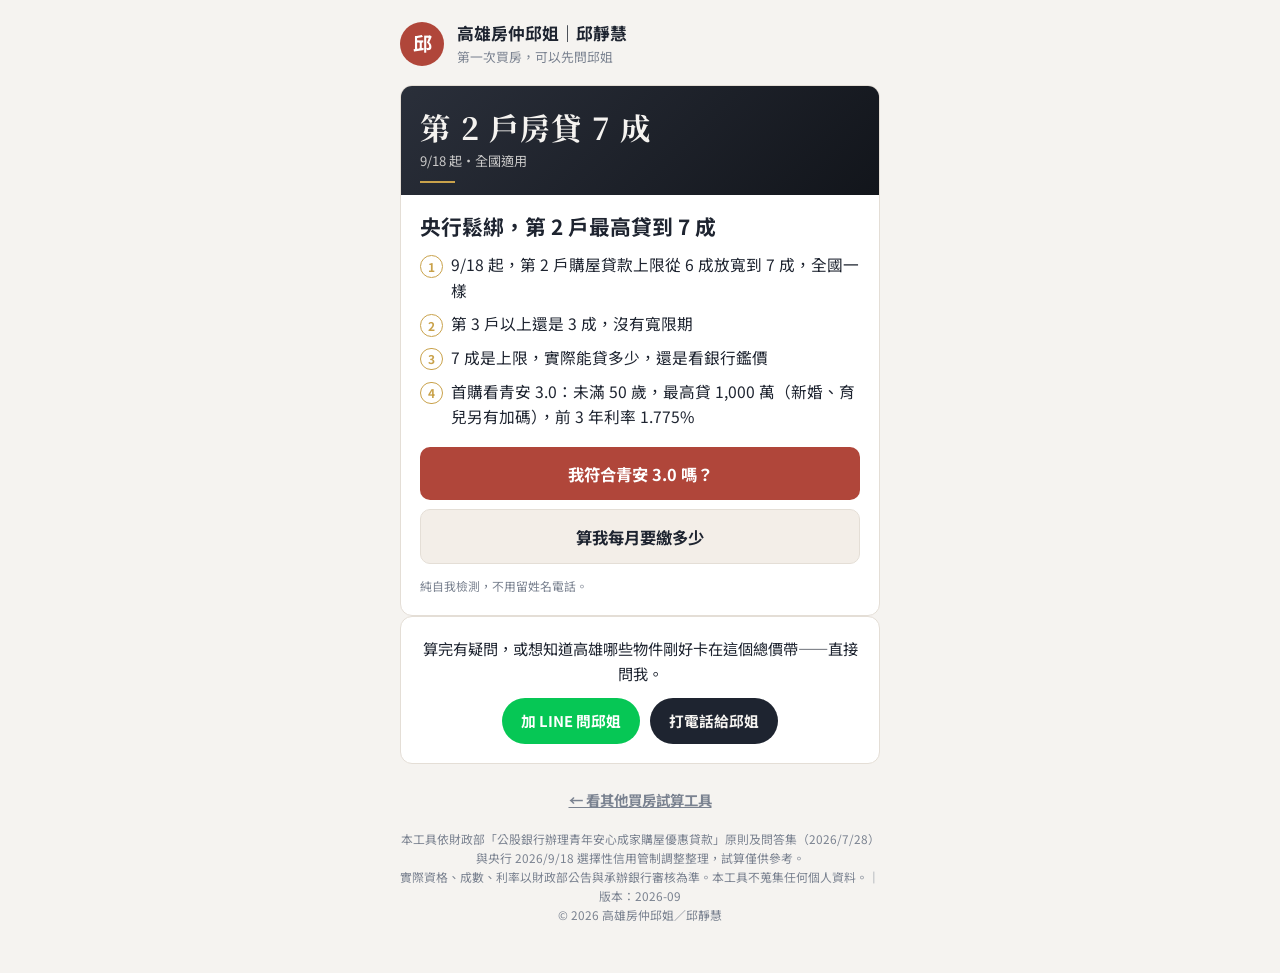
<file: public/tools/qingan.html>
<!DOCTYPE html>
<html lang="zh-Hant">
<head>
<meta charset="utf-8">
<meta name="viewport" content="width=device-width, initial-scale=1">
<title>青安3.0 資格檢測｜高雄房仲邱姐</title>
<meta name="description" content="央行 9/18 鬆綁第 2 戶房貸 7 成；首購看青安 3.0。30 秒測你符不符合、能貸多少、每月要繳多少。">
<link rel="preconnect" href="https://fonts.googleapis.com">
<link rel="preconnect" href="https://fonts.gstatic.com" crossorigin>
<link rel="stylesheet" href="https://fonts.googleapis.com/css2?family=Noto+Sans+TC:wght@400;500;700;900&family=Noto+Serif+TC:wght@700&display=swap">
<style>
  :root {
    --bg:#F5F3F0; --surface:#FFFFFF; --line:#E4DED6; --soft:#F3EEE8;
    --ink:#1E2430; --ink-mid:#4B5563; --ink-soft:#7A8290;
    --accent:#B0463A; --accent-ink:#FFFFFF; --accent-bg:#F8E9E6;
    --ok:#2F6B3F; --ok-bg:#E7F1E9; --bad:#B0463A; --bad-bg:#F8E9E6;
    --warn:#9A5B12; --warn-bg:#FBF1E2; --gold:#C9A24B;
    --hero:#1E2430; --hero-ink:#F5F3F0;
    --line-green:#06C755; --radius:12px;
  }
  @media (prefers-color-scheme: dark) {
    :root:not([data-theme="light"]) {
      --bg:#14161B; --surface:#1C1F26; --line:#2C3039; --soft:#23272F;
      --ink:#ECEEF2; --ink-mid:#B5BCC8; --ink-soft:#8A93A1;
      --accent:#E07A6C; --accent-ink:#1A0F0D; --accent-bg:#34211E;
      --ok:#7CC48D; --ok-bg:#1D2B21; --bad:#E07A6C; --bad-bg:#34211E;
      --warn:#E0AE6A; --warn-bg:#2E2517; --hero:#0E1014; --hero-ink:#ECEEF2;
    }
  }
  :root[data-theme="dark"] {
    --bg:#14161B; --surface:#1C1F26; --line:#2C3039; --soft:#23272F;
    --ink:#ECEEF2; --ink-mid:#B5BCC8; --ink-soft:#8A93A1;
    --accent:#E07A6C; --accent-ink:#1A0F0D; --accent-bg:#34211E;
    --ok:#7CC48D; --ok-bg:#1D2B21; --bad:#E07A6C; --bad-bg:#34211E;
    --warn:#E0AE6A; --warn-bg:#2E2517; --hero:#0E1014; --hero-ink:#ECEEF2;
  }
  * { box-sizing:border-box; }
  body { margin:0; background:var(--bg); color:var(--ink);
    font-family:"Noto Sans TC","Microsoft JhengHei",sans-serif; line-height:1.6; -webkit-font-smoothing:antialiased; }
  .wrap { max-width:32rem; margin:0 auto; padding:1.25rem 16px 3rem; }
  header { display:flex; align-items:center; gap:.8rem; margin-bottom:1.1rem; }
  .logo { width:44px; height:44px; border-radius:50%; background:var(--accent); color:var(--accent-ink);
    display:grid; place-items:center; font-weight:700; font-size:1.2rem; flex:none; }
  header .name { font-weight:700; font-size:1.05rem; }
  header .sub { font-size:.8rem; color:var(--ink-soft); }
  .hide { display:none !important; }
  .fadein { animation:fi .25s ease; }
  @keyframes fi { from { opacity:0; transform:translateY(6px); } to { opacity:1; transform:none; } }

  /* ── 新聞卡 ── */
  .news { background:var(--surface); border:1px solid var(--line); border-radius:var(--radius); overflow:hidden; }
  .news .band { background:linear-gradient(135deg,#2A2F3A 0%,#12151B 100%); color:#F5F3F0; padding:1.4rem 1.2rem 1rem; position:relative; }
  .news .band::after { content:""; position:absolute; left:1.2rem; bottom:.75rem; width:2.2rem; height:2px; background:var(--gold); }
  .news .band .h { font-family:"Noto Serif TC",serif; font-size:1.9rem; font-weight:700; letter-spacing:.04em; line-height:1.25; }
  .news .band .d { font-size:.82rem; opacity:.8; margin-top:.2rem; padding-bottom:.5rem; }
  .news .body { padding:1.1rem 1.2rem 1.2rem; }
  .news h1 { font-size:1.3rem; line-height:1.4; margin:0 0 .7rem; }
  .news ol { list-style:none; margin:0 0 1.1rem; padding:0; counter-reset:n; }
  .news li { counter-increment:n; position:relative; padding-left:1.9rem; margin-bottom:.55rem; font-size:.98rem; }
  .news li::before { content:counter(n); position:absolute; left:0; top:.15rem; width:1.3rem; height:1.3rem; border-radius:50%;
    border:1.5px solid var(--gold); color:var(--gold); font-size:.75rem; font-weight:700; display:grid; place-items:center; }
  .bigbtn { display:block; width:100%; border:0; border-radius:10px; font:inherit; font-size:1.02rem; font-weight:700;
    padding:.85rem 1rem; cursor:pointer; margin-top:.55rem; text-align:center; text-decoration:none; }
  .bigbtn.pri { background:var(--accent); color:var(--accent-ink); }
  .bigbtn.sec2 { background:var(--soft); color:var(--ink); border:1px solid var(--line); }
  .src { font-size:.74rem; color:var(--ink-soft); margin-top:.8rem; }

  /* ── 問答 ── */
  .card { background:var(--surface); border:1px solid var(--line); border-radius:var(--radius); padding:1.2rem; margin-bottom:1rem; }
  .topbar { display:flex; align-items:center; gap:.7rem; margin-bottom:.8rem; }
  .topbar button { border:0; background:none; color:var(--ink-mid); font:inherit; font-size:.9rem; cursor:pointer; padding:.3rem 0; }
  .prog { flex:1; height:6px; background:var(--soft); border-radius:3px; overflow:hidden; }
  .prog i { display:block; height:100%; background:var(--accent); transition:width .25s; }
  .stepmeta { font-size:.8rem; color:var(--ink-soft); font-variant-numeric:tabular-nums; }
  .q-tag { font-size:.78rem; font-weight:700; color:var(--accent); letter-spacing:.05em; }
  .q { font-size:1.25rem; font-weight:700; line-height:1.45; margin:.2rem 0 .5rem; }
  .q-note { font-size:.86rem; color:var(--ink-mid); background:var(--soft); border-radius:8px; padding:.6rem .75rem; margin-bottom:1rem; }
  .opts { display:grid; gap:.55rem; }
  .opt { display:flex; gap:.7rem; align-items:flex-start; text-align:left; width:100%; border:1px solid var(--line); background:var(--surface);
    color:var(--ink); border-radius:10px; padding:.75rem .85rem; font:inherit; font-size:.98rem; font-weight:500; cursor:pointer; }
  .opt:hover { border-color:var(--accent); background:var(--accent-bg); }
  .opt .ic { font-size:1.25rem; line-height:1.3; }
  .opt small { display:block; font-size:.78rem; color:var(--ink-soft); font-weight:400; }
  .numrow { display:flex; align-items:center; gap:.5rem; }
  .numrow button { width:3rem; height:3rem; border-radius:10px; border:1px solid var(--line); background:var(--soft); color:var(--ink);
    font-size:1.3rem; cursor:pointer; flex:none; }
  .numrow .inp { flex:1; }
  .inp { display:flex; align-items:center; border:1px solid var(--line); border-radius:8px; background:var(--surface); }
  .inp:focus-within { border-color:var(--accent); box-shadow:0 0 0 3px var(--accent-bg); }
  .inp input { flex:1; min-width:0; border:0; background:transparent; color:var(--ink); font:inherit; font-size:1.2rem; font-weight:700;
    padding:.6rem .75rem; outline:none; text-align:center; font-variant-numeric:tabular-nums; }
  .inp span { padding-right:.75rem; color:var(--ink-soft); font-size:.9rem; white-space:nowrap; }

  /* ── 結果 ── */
  .verdict { border-radius:var(--radius); padding:1.1rem 1.2rem; margin-bottom:1rem; }
  .verdict.pass { background:var(--ok-bg); color:var(--ok); }
  .verdict.fail { background:var(--warn-bg); color:var(--warn); }
  .verdict .big { font-size:1.3rem; font-weight:900; }
  .verdict .sub { font-size:.88rem; opacity:.9; }
  .chk { display:flex; gap:.6rem; align-items:flex-start; padding:.5rem 0; border-bottom:1px solid var(--line); font-size:.92rem; }
  .chk:last-child { border-bottom:0; }
  .chk .mark { width:1.4rem; height:1.4rem; border-radius:50%; display:grid; place-items:center; font-size:.8rem; font-weight:900; flex:none; margin-top:.1rem; }
  .chk.ok .mark { background:var(--ok-bg); color:var(--ok); }
  .chk.bad .mark { background:var(--bad-bg); color:var(--bad); }
  .chk small { display:block; color:var(--ink-soft); font-size:.8rem; }
  h2 { font-size:1.05rem; margin:0 0 .7rem; }
  .amt { background:var(--accent); color:var(--accent-ink); border-radius:10px; padding:1rem 1.1rem; text-align:center; }
  .amt .k { font-size:.82rem; opacity:.9; letter-spacing:.2em; }
  .amt .v { font-size:2.4rem; font-weight:900; line-height:1.2; font-variant-numeric:tabular-nums; }
  .amt .v small { font-size:1rem; }
  .amt .why { font-size:.82rem; opacity:.92; }
  .grid3 { display:grid; grid-template-columns:repeat(3,1fr); gap:.5rem; margin-top:.8rem; text-align:center; }
  .grid3 > div { background:var(--soft); border-radius:8px; padding:.6rem .3rem; }
  .grid3 .n { font-weight:700; font-variant-numeric:tabular-nums; }
  .grid3 .t { font-size:.74rem; color:var(--ink-soft); }
  .hint { font-size:.84rem; color:var(--ink-mid); background:var(--warn-bg); border-radius:8px; padding:.7rem .8rem; margin-top:.8rem; }
  .seg { display:flex; background:var(--soft); border-radius:8px; padding:3px; gap:3px; margin-bottom:.7rem; }
  .seg button { flex:1; border:0; background:transparent; color:var(--ink-mid); font:inherit; font-size:.86rem;
    padding:.55rem .3rem; border-radius:6px; cursor:pointer; line-height:1.3; }
  .seg button small { display:block; font-size:.7rem; opacity:.8; }
  .seg button.on { background:var(--accent); color:var(--accent-ink); font-weight:700; }
  table.pay { width:100%; border-collapse:collapse; font-size:.9rem; }
  table.pay th { font-size:.76rem; color:var(--ink-soft); font-weight:500; text-align:right; padding:.3rem .2rem; border-bottom:1px solid var(--line); }
  table.pay th:first-child, table.pay td:first-child { text-align:left; }
  table.pay td { padding:.55rem .2rem; border-bottom:1px solid var(--line); text-align:right; font-variant-numeric:tabular-nums; }
  table.pay td.money { font-weight:700; }
  table.pay td small { display:block; font-size:.72rem; color:var(--ink-soft); }
  .note { font-size:.76rem; color:var(--ink-soft); margin-top:.6rem; }
  .doc { display:flex; gap:.65rem; padding:.5rem 0; border-bottom:1px solid var(--line); font-size:.92rem; }
  .doc:last-of-type { border-bottom:0; }
  .doc .ic { flex:none; }
  .doc small { display:block; color:var(--ink-soft); font-size:.8rem; }
  .fix { background:var(--soft); border-radius:8px; padding:.75rem .85rem; margin-bottom:.6rem; }
  .fix .h { font-weight:700; font-size:.95rem; }
  .fix .b { font-size:.88rem; color:var(--ink-mid); }

  /* ── 月付試算 ── */
  label.t { display:block; font-size:.85rem; font-weight:500; margin:.9rem 0 .3rem; }
  label.t:first-child { margin-top:0; }
  .calc .inp input { text-align:left; font-size:1.05rem; }
  .monthly { margin-top:1rem; }

  .cta { text-align:center; }
  .cta p { margin:0 0 .8rem; font-size:.95rem; }
  .btns { display:flex; gap:.6rem; justify-content:center; flex-wrap:wrap; }
  .btn { display:inline-flex; align-items:center; gap:.4rem; padding:.7rem 1.2rem; border-radius:999px;
    font-weight:700; font-size:.92rem; text-decoration:none; border:0; cursor:pointer; font-family:inherit; }
  .btn.line { background:var(--line-green); color:#fff; }
  .btn.tel { background:var(--ink); color:var(--bg); }
  .link { background:none; border:0; color:var(--accent); font:inherit; font-size:.9rem; cursor:pointer; text-decoration:underline; padding:.4rem; }
  footer { text-align:center; font-size:.74rem; color:var(--ink-soft); margin-top:1.5rem; }
</style>
</head>
<body>
<div class="wrap">
  <header>
    <div class="logo">邱</div>
    <div>
      <div class="name">高雄房仲邱姐｜邱靜慧</div>
      <div class="sub">第一次買房，可以先問邱姐</div>
    </div>
  </header>

  <!-- ① 新聞卡 -->
  <section id="home" class="news">
    <div class="band">
      <div class="h">第 2 戶房貸 7 成</div>
      <div class="d">9/18 起・全國適用</div>
    </div>
    <div class="body">
      <h1>央行鬆綁，第 2 戶最高貸到 7 成</h1>
      <ol>
        <li>9/18 起，第 2 戶購屋貸款上限從 6 成放寬到 7 成，全國一樣</li>
        <li>第 3 戶以上還是 3 成，沒有寬限期</li>
        <li>7 成是上限，實際能貸多少，還是看銀行鑑價</li>
        <li>首購看青安 3.0：未滿 50 歲，最高貸 1,000 萬（新婚、育兒另有加碼），前 3 年利率 1.775%</li>
      </ol>
      <button class="bigbtn pri" onclick="startQuiz()">我符合青安 3.0 嗎？</button>
      <button class="bigbtn sec2" onclick="openCalc()">算我每月要繳多少</button>
      <div class="src">純自我檢測，不用留姓名電話。</div>
    </div>
  </section>

  <!-- ② 七題問答 -->
  <section id="wizard" class="hide">
    <div class="card">
      <div class="topbar">
        <button id="backbtn" onclick="goBack()">← 上一題</button>
        <div class="prog"><i id="progbar"></i></div>
        <span class="stepmeta" id="stepmeta"></span>
      </div>
      <div id="stepcard"></div>
    </div>
    <div style="text-align:center"><button class="link" onclick="goHome()">回首頁</button></div>
  </section>

  <!-- ③ 青安結果 -->
  <section id="result" class="hide"></section>

  <!-- ④ 月付試算 -->
  <section id="calc" class="hide">
    <div class="card calc">
      <h2>每月要繳多少？</h2>
      <label class="t">這間是你的第幾戶？</label>
      <div class="seg" id="kindseg">
        <button data-k="qa" class="on">首購<small>用青安 3.0</small></button>
        <button data-k="first">首購<small>一般房貸</small></button>
        <button data-k="second">第 2 戶<small>最高 7 成</small></button>
        <button data-k="third">第 3 戶↑<small>最高 3 成</small></button>
      </div>
      <label class="t">房屋總價</label>
      <div class="inp"><input id="c_price" type="number" inputmode="numeric" value="1200" min="100" step="50"><span>萬</span></div>
      <label class="t">貸款成數 <small id="ltvnote" style="color:var(--ink-soft);font-weight:400"></small></label>
      <div class="inp"><input id="c_ltv" type="number" inputmode="numeric" value="8" min="1" max="8" step="0.5"><span>成</span></div>
      <label class="t">貸款年限</label>
      <div class="seg" id="yearseg">
        <button data-y="20">20 年</button>
        <button data-y="30" class="on">30 年</button>
        <button data-y="40">40 年</button>
      </div>
      <div id="rateRow">
        <label class="t">房貸利率 <small style="color:var(--ink-soft);font-weight:400">（一般房貸，可自己改）</small></label>
        <div class="inp"><input id="c_rate" type="number" inputmode="decimal" value="2.3" min="0" max="10" step="0.05"><span>%</span></div>
      </div>
      <div class="monthly" id="c_out"></div>
    </div>
    <div style="text-align:center"><button class="link" onclick="goHome()">← 回首頁</button></div>
  </section>

  <section id="ctaBox" class="card cta">
    <p>算完有疑問，或想知道高雄哪些物件剛好卡在這個總價帶——直接問我。</p>
    <div class="btns">
      <a class="btn line" href="https://line.me/R/ti/p/@530myzmv" target="_blank" rel="noopener">加 LINE 問邱姐</a>
      <a class="btn tel" href="tel:0921203586">打電話給邱姐</a>
    </div>
  </section>

  <footer><a href="/tools" style="color:inherit;font-size:.9rem;font-weight:700">← 看其他買房試算工具</a><br><br>
    本工具依財政部「公股銀行辦理青年安心成家購屋優惠貸款」原則及問答集（2026/7/28）與央行 2026/9/18 選擇性信用管制調整整理，試算僅供參考。<br>
    實際資格、成數、利率以財政部公告與承辦銀行審核為準。本工具不蒐集任何個人資料。｜版本：2026-09<br>
    © 2026 高雄房仲邱姐／邱靜慧
  </footer>
</div>

<script>
/* ============ 青安 3.0 規則（依財政部 2026/7/27 問答集） ============ */
const RULES = {
  ageMax: 50, ageTermCap: 80, incomeMax: 200,
  priceCap: { taipei:3500, newtaipei:2500, other:2000 },       // 萬；買賣總價與鑑價取高
  loanCap:  { single:1000, newlywed:1200, kids:1500 },          // 萬
  ltv: 0.8, maxYears: 40,
  // 一段式機動：郵儲 2 年定儲機動 1.72% + 0.555% = 2.275%；前 3 年 1.775%，之後每年 +0.125%，第 7 年起 2.275%
  rates: [ {untilY:3, r:1.775}, {untilY:4, r:1.9}, {untilY:5, r:2.025}, {untilY:6, r:2.15}, {untilY:999, r:2.275} ]
};

const state = { age:null, house:null, used:null, income:null, region:null, price:null, family:null };
let stepIdx = 0;

const steps = [
  { key:'age', tag:'第 1 題｜年齡', q:'你今年幾歲？',
    note:'申貸時要未滿 50 歲（以「向銀行申請那天」為準），而且「年齡＋貸款年限」不能超過 80。',
    type:'number', unit:'歲', def:32, min:18, max:75, step:1 },
  { key:'house', tag:'第 2 題｜名下房產', q:'你本人、配偶、未成年子女，現在名下有房子嗎？',
    note:'看的是「現在」名下有沒有，以前買過已經賣掉的不算。銀行會看國稅局的「全國財產稅總歸戶清單」。',
    type:'choice', opts:[
      {v:'no',       ic:'🙅', t:'都沒有', s:'全家名下都查無建物'},
      {v:'partial',  ic:'🧩', t:'只有持分，合計未滿 40 平方公尺', s:'例如繼承來的一小部分持分'},
      {v:'landonly', ic:'🅿️', t:'只有土地、車位或塔位', s:'名下沒有建物'},
      {v:'yes',      ic:'🏠', t:'有房子', s:'本人、配偶或未成年子女任一人名下有住宅'} ] },
  { key:'used', tag:'第 3 題｜用過沒', q:'2023 年 8 月以後，你貸過青安或農安貸款嗎？',
    note:'「限貸一次」只算 2023/8/1 以後的新青安和農安貸款。更早以前的舊青安不算。',
    type:'choice', opts:[
      {v:'no',  ic:'✨', t:'沒用過', s:'第一次申請'},
      {v:'old', ic:'🕰️', t:'只在 2023/8/1 以前貸過舊青安', s:'不追溯，還可以再辦'},
      {v:'yes', ic:'📋', t:'2023/8/1 以後貸過青安或農安', s:'是撥貸的借款人本人'} ] },
  { key:'income', tag:'第 4 題｜年所得', q:'你「本人」一年所得大約多少？',
    note:'只看借款人本人，配偶收入不算。本人年所得不能超過 200 萬。',
    type:'number', unit:'萬 / 年', def:80, min:0, max:1000, step:10 },
  { key:'region', tag:'第 5 題｜買哪裡', q:'你想買的房子在哪裡？',
    note:'青安 3.0 對房屋總價設上限，依縣市分三級。',
    type:'choice', opts:[
      {v:'other',     ic:'🌴', t:'高雄市', s:'總價上限 2,000 萬'},
      {v:'taipei',    ic:'🏙️', t:'台北市', s:'總價上限 3,500 萬'},
      {v:'newtaipei', ic:'🌉', t:'新北市／新竹縣市', s:'總價上限 2,500 萬'},
      {v:'other',     ic:'🗺️', t:'其他縣市', s:'總價上限 2,000 萬'} ] },
  { key:'price', tag:'第 6 題｜總價', q:'想買的房子總價大約多少？',
    note:'銀行會拿「成交價」和「銀行鑑價」取高的那個來對上限。還在看屋就抓個大概。',
    type:'number', unit:'萬', def:1200, min:100, max:6000, step:50 },
  { key:'family', tag:'第 7 題｜婚育', q:'你目前的婚育狀況？',
    note:'新婚多貸 200 萬、有小孩多貸 500 萬。單親要用 1,500 萬額度，孩子要跟你同戶籍、你有監護權。',
    type:'choice', opts:[
      {v:'single',   ic:'🧑', t:'單身，或結婚超過 2 年', s:'最高 1,000 萬'},
      {v:'newlywed', ic:'💍', t:'新婚（2 年內結婚登記）', s:'最高 1,200 萬'},
      {v:'kids',     ic:'👶', t:'有未成年子女（含懷孕中）', s:'最高 1,500 萬'} ] }
];

const $ = id => document.getElementById(id);
const fmt = n => Math.round(n).toLocaleString('zh-TW');
function show(id){ ['home','wizard','result','calc'].forEach(s => $(s).classList.add('hide')); $(id).classList.remove('hide'); window.scrollTo({top:0}); }
function goHome(){ show('home'); }
function startQuiz(){ stepIdx = 0; show('wizard'); renderStep(); }

function renderStep(){
  const s = steps[stepIdx];
  $('progbar').style.width = Math.round(stepIdx/steps.length*100) + '%';
  $('stepmeta').textContent = (stepIdx+1) + ' / ' + steps.length;
  $('backbtn').style.visibility = stepIdx === 0 ? 'hidden' : 'visible';
  const card = $('stepcard');
  card.classList.remove('fadein'); void card.offsetWidth; card.classList.add('fadein');
  let html = `<div class="q-tag">${s.tag}</div><div class="q">${s.q}</div><div class="q-note">${s.note}</div>`;
  if (s.type === 'choice'){
    html += '<div class="opts">' + s.opts.map(o =>
      `<button class="opt" onclick="pick('${s.key}','${o.v}')"><span class="ic">${o.ic}</span><span>${o.t}<small>${o.s}</small></span></button>`).join('') + '</div>';
  } else {
    const cur = state[s.key] ?? s.def;
    html += `<div class="numrow"><button onclick="bump(-${s.step})" aria-label="減少">−</button>
      <div class="inp"><input id="numin" type="number" inputmode="numeric" value="${cur}" min="${s.min}" max="${s.max}"><span>${s.unit}</span></div>
      <button onclick="bump(${s.step})" aria-label="增加">＋</button></div>
      <button class="bigbtn pri" style="margin-top:1rem" onclick="confirmNum()">下一題 →</button>`;
  }
  card.innerHTML = html;
  const ni = $('numin'); if (ni) ni.addEventListener('keydown', e => { if (e.key === 'Enter') confirmNum(); });
}
function bump(d){ const s = steps[stepIdx], el = $('numin'); el.value = Math.max(s.min, Math.min(s.max, (parseInt(el.value)||s.def) + d)); }
function confirmNum(){
  const s = steps[stepIdx], el = $('numin'); let v = parseInt(el.value);
  if (isNaN(v)) { el.value = s.def; return; }
  state[s.key] = Math.max(s.min, Math.min(s.max, v)); advance();
}
function pick(key, v){ state[key] = v; advance(); }
function advance(){ stepIdx++; stepIdx >= steps.length ? renderResult() : renderStep(); }
function goBack(){ if (stepIdx > 0){ stepIdx--; renderStep(); } }

/* ============ 判定 ============ */
function evaluate(){
  const priceCap = RULES.priceCap[state.region] ?? RULES.priceCap.other;
  const houseOkT = { no:'全家名下沒有自有住宅', partial:'持分合計未滿 40 ㎡，視同沒有自有住宅', landonly:'只有土地／車位／塔位，視同沒有自有住宅' };
  const checks = [
    { ok: state.age < RULES.ageMax,
      okT:`年齡 ${state.age} 歲，未滿 50 歲`, badT:`年齡 ${state.age} 歲，已過 50 歲門檻`,
      okS: state.age > 40 ? `受「年齡＋年限≤80」限制，最長約可貸 ${Math.min(RULES.maxYears, RULES.ageTermCap - state.age)} 年` : '',
      fix:{h:'過了 50 歲怎麼辦？', b:'青安用不了，但一般首購房貸一樣可以談到不錯的成數和利率，差在挑哪家銀行、條件怎麼整理。'} },
    { ok: state.house !== 'yes',
      okT: houseOkT[state.house] || '全家名下沒有自有住宅',
      okS: state.house === 'partial' ? '繼承來的持分要備妥繼承系統表給銀行審' : (state.house === 'landonly' ? '車位、塔位要經銀行審認；只有土地不算有房' : ''),
      badT:'名下已經有房子，不符合「無自有住宅」',
      fix:{h:'名下有房怎麼辦？', b:'先確認那間「房」是什麼：只是繼承持分（未滿 40 ㎡）或車位塔位，回上一題改選再測。真的有一整戶、想換屋的——9/18 起第 2 戶可以貸到 7 成了，比之前多 1 成。先賣後買還是先買後賣，時間怎麼排才不吃虧，可以找我一起排。'} },
    { ok: state.used !== 'yes',
      okT: state.used === 'old' ? '只在 2023/8/1 前貸過舊青安，不算在限貸一次' : '第一次申請青安',
      badT:'2023/8/1 以後貸過青安或農安，限貸一次不能再辦',
      fix:{h:'用過了怎麼辦？', b:'限貸一次綁的是「借款人本人」。配偶沒用過、其他條件也符合的話，可以評估改由配偶當借款人。'} },
    { ok: state.income <= RULES.incomeMax,
      okT:`本人年所得 ${fmt(state.income)} 萬，沒超過 200 萬`, badT:`本人年所得 ${fmt(state.income)} 萬，超過 200 萬`,
      fix:{h:'所得超過 200 萬怎麼辦？', b:'只看借款人本人。配偶所得在 200 萬內、其他條件也符合，改由配偶申貸就有機會。'} },
    { ok: state.price <= priceCap,
      okT:`總價 ${fmt(state.price)} 萬，在上限 ${fmt(priceCap)} 萬內`, badT:`總價 ${fmt(state.price)} 萬，超過上限 ${fmt(priceCap)} 萬`,
      fix:{h:'總價超過上限怎麼辦？', b:`超過上限是「整筆」都不能用青安，不是只砍超過的部分。差一點的話，議價、或換一個總價帶的物件都是解法——${state.region === 'other' ? '高雄 2,000 萬內的好物件其實選擇很多，' : ''}我可以幫你找。`} },
  ];
  return { checks, priceCap, pass: checks.every(c => c.ok) };
}

/* ============ 試算 ============ */
function annuity(P, mr, n){ return mr === 0 ? P/n : P * mr * Math.pow(1+mr, n) / (Math.pow(1+mr, n) - 1); }
// ladder：利率階梯 [{untilY, r}]；graceMonths：前面只繳息的月數
function simulate(loanWan, years, graceMonths, ladder){
  const N = years * 12;
  const rateAt = m => { const y = Math.floor(m/12); for (const seg of ladder) if (y < seg.untilY) return seg.r/100/12; };
  let bal = loanWan * 10000, rows = [], curPay = null, curRate = null;
  for (let m = 0; m < N; m++){
    const mr = rateAt(m); let pay;
    if (m < graceMonths) pay = bal * mr;
    else {
      if (curPay === null || mr !== curRate){ curPay = annuity(bal, mr, N - m); curRate = mr; }
      pay = curPay; bal = bal * (1 + mr) - pay;
    }
    const y = Math.floor(m/12) + 1;
    const last = rows[rows.length - 1];
    if (!last || last.rate !== mr || (m === graceMonths && graceMonths > 0)) rows.push({ fromY:y, rate:mr, pay, grace: m < graceMonths });
    rows[rows.length - 1].toY = y;
  }
  return rows;
}
function payTable(rows){
  const label = r => r.fromY === r.toY ? `第 ${r.fromY} 年` : `第 ${r.fromY}–${r.toY} 年`;
  return `<table class="pay"><tr><th>期間</th><th>利率</th><th>每月大約繳</th></tr>` +
    rows.map(r => `<tr><td>${label(r)}${r.grace ? '<small>寬限期，只繳利息</small>' : ''}</td><td>${(r.rate*1200).toFixed(3)}%</td><td class="money">${fmt(r.pay)} 元</td></tr>`).join('') + '</table>';
}

/* ============ 青安結果頁 ============ */
let sim = null;
function renderResult(){
  const ev = evaluate();
  let html = '';
  if (ev.pass){
    const capWan = RULES.loanCap[state.family];
    const byLtv = state.price * RULES.ltv;
    const loan = Math.min(capWan, byLtv);
    const years = Math.min(RULES.maxYears, RULES.ageTermCap - state.age);
    const down = state.price - byLtv;
    const gap = Math.max(0, byLtv - capWan);
    const famT = { single:'一般額度', newlywed:'新婚加碼', kids:'育兒加碼' }[state.family];
    const why = byLtv < capWan
      ? `總價 ${fmt(state.price)} 萬 × 8 成（你的${famT}上限 ${fmt(capWan)} 萬沒用滿）`
      : `你的${famT}上限 ${fmt(capWan)} 萬（總價 8 成是 ${fmt(byLtv)} 萬）`;
    sim = { loan, years };

    html += `<div class="verdict pass fadein"><div class="big">🎉 你符合青安 3.0</div><div class="sub">五道門檻都過了，可以向承辦銀行申請</div></div>`;
    html += `<div class="card">` + ev.checks.map(c => `<div class="chk ok"><span class="mark">✓</span><span>${c.okT}${c.okS ? `<small>${c.okS}</small>` : ''}</span></div>`).join('') + `</div>`;
    html += `<div class="card"><h2>你最多可以貸</h2>
      <div class="amt"><div class="k">最 高 可 貸</div><div class="v">${fmt(loan)}<small> 萬</small></div><div class="why">${why}</div></div>
      <div class="grid3">
        <div><div class="n">${fmt(down)} 萬</div><div class="t">自備款（2 成）</div></div>
        <div><div class="n">${years} 年</div><div class="t">最長年限</div></div>
        <div><div class="n">5 年</div><div class="t">最長寬限期</div></div>
      </div>
      ${gap > 0 ? `<div class="hint">💡 總價 8 成是 ${fmt(byLtv)} 萬，青安最多 ${fmt(loan)} 萬。中間差的 ${fmt(gap)} 萬可以搭同一家銀行的一般房貸補上（利率另計），<b>不是要你多準備 ${fmt(gap)} 萬現金</b>。</div>` : ''}
      <div class="note">＊另外還要準備買房雜費（契稅、代書、仲介費等），大約總價的 3%～4%。</div>
    </div>`;
    html += `<div class="card"><h2>每月大約繳多少</h2>
      <div class="seg"><button id="pm0" class="on" onclick="setPayMode(0)">正常本息攤還</button><button id="pm1" onclick="setPayMode(1)">用滿 5 年寬限期</button></div>
      <div id="paybox"></div>
      <div class="note">＊以貸 ${fmt(loan)} 萬、${years} 年試算。青安 3.0 是機動利率：前 3 年 1.775%，之後每年加 0.125%，第 7 年起 2.275%，會跟著郵局利率調整。寬限期只繳利息很輕鬆，但期滿後月付會明顯跳上去——要不要用、用幾年，先看收入再決定。</div>
    </div>`;
    html += `<div class="card"><h2>申請要準備的文件</h2>${docList()}</div>`;
    html += `<div class="card"><h2>過了資格，這幾件事先知道</h2>${tipsList()}</div>`;
  } else {
    const fails = ev.checks.filter(c => !c.ok);
    html += `<div class="verdict fail fadein"><div class="big">差 ${fails.length} 項，先別灰心</div><div class="sub">下面告訴你卡在哪、還有什麼路可以走</div></div>`;
    html += `<div class="card">` + ev.checks.map(c => `<div class="chk ${c.ok ? 'ok' : 'bad'}"><span class="mark">${c.ok ? '✓' : '✗'}</span><span>${c.ok ? c.okT : c.badT}</span></div>`).join('') + `</div>`;
    html += `<div class="card"><h2>還有這些路可以走</h2>` + fails.map(c => `<div class="fix"><div class="h">${c.fix.h}</div><div class="b">${c.fix.b}</div></div>`).join('') + `</div>`;
  }
  html += `<div style="text-align:center;margin-bottom:1rem">
    <button class="bigbtn sec2" onclick="openCalc(${ev.pass ? "'qa'" : (state.house === 'yes' ? "'second'" : "'first'")})">用一般房貸算算看每月要繳多少</button>
    <button class="link" onclick="startQuiz()">↻ 重新檢測</button> <button class="link" onclick="goHome()">回首頁</button></div>`;
  $('result').innerHTML = html;
  show('result');
  if (ev.pass) setPayMode(0);
}
function setPayMode(m){
  $('pm0').classList.toggle('on', m === 0); $('pm1').classList.toggle('on', m === 1);
  $('paybox').innerHTML = payTable(simulate(sim.loan, sim.years, m === 1 ? 60 : 0, RULES.rates));
}
function docList(){
  const docs = [
    {ic:'🪪', t:'身分證', s:'借款人的；已婚的話配偶的也備著'},
    {ic:'📄', t:'全戶戶籍謄本', s:'證明本人、配偶、未成年子女的關係'},
    {ic:'🗂️', t:'全國財產稅總歸戶財產查詢清單', s:'到國稅局申請，銀行靠這份確認全家名下沒房'},
    {ic:'💰', t:'所得證明', s:'國稅局所得清單，或授權銀行用 MyData 查'},
    {ic:'📝', t:'買賣契約書', s:'簽約後才能送件（不能先請銀行保留額度再找房）'},
    {ic:'🏦', t:'自住切結書', s:'對保時銀行會給你簽'},
  ];
  if (state.family === 'newlywed') docs.push({ic:'💍', t:'結婚登記證明', s:'有結婚登記日期的戶籍謄本'});
  if (state.family === 'kids') docs.push({ic:'👶', t:'子女戶籍資料或孕婦健康手冊', s:'懷孕中要用國健署的「孕婦健康手冊」，診所自己發的不算'});
  return docs.map(d => `<div class="doc"><span class="ic">${d.ic}</span><span>${d.t}<small>${d.s}</small></span></div>`).join('')
    + `<div class="note">＊正式清單以承辦銀行（台銀、土銀、合庫、一銀、華銀、彰銀、兆豐、台企銀）通知為準。</div>`;
}
function tipsList(){
  const tips = [
    {ic:'🏦', t:'額度、成數不是保證', s:'銀行會看你的收入負債比逐案審，不是每個人都給滿 8 成、40 年'},
    {ic:'⚖️', t:'總價是「取高的」來審', s:'成交價和鑑價取高的對上限。總價壓在 2,000 萬邊緣的，小心被鑑價頂出去'},
    {ic:'📆', t:'過戶 6 個月內要辦', s:'交屋很久才想到要辦青安，會被擋'},
    {ic:'🛏️', t:'只能自住', s:'出租、分租被查到，補貼停掉還要追回'},
    {ic:'🔁', t:'第一次送件就要指定青安', s:'先用一般房貸、之後才轉青安算「轉貸」，沒有補貼，利率直接 2.275%'},
    {ic:'🏭', t:'謄本用途要有「住」字', s:'工業宅、商辦辦不了青安，看屋時先看謄本這一欄'},
  ];
  return tips.map(d => `<div class="doc"><span class="ic">${d.ic}</span><span>${d.t}<small>${d.s}</small></span></div>`).join('');
}

/* ============ 一般月付試算（含第 2 戶 7 成） ============ */
const KINDS = {
  qa:     { max:8, note:'青安最高 8 成', ladder:true },
  first:  { max:8, note:'首購一般最高約 8 成' },
  second: { max:7, note:'9/18 起第 2 戶最高 7 成' },
  third:  { max:3, note:'第 3 戶以上最高 3 成、沒有寬限期' },
};
let cKind = 'qa', cYears = 30;
function openCalc(kind){
  if (kind) setKind(kind, true);
  if (state.price) $('c_price').value = state.price;
  show('calc'); calc();
}
function setKind(k, silent){
  cKind = k;
  document.querySelectorAll('#kindseg button').forEach(b => b.classList.toggle('on', b.dataset.k === k));
  const K = KINDS[k];
  $('c_ltv').max = K.max; $('c_ltv').value = K.max;
  $('ltvnote').textContent = '（' + K.note + '）';
  $('rateRow').classList.toggle('hide', !!K.ladder);
  if (!silent) calc();
}
document.querySelectorAll('#kindseg button').forEach(b => b.onclick = () => setKind(b.dataset.k));
document.querySelectorAll('#yearseg button').forEach(b => b.onclick = () => {
  cYears = +b.dataset.y;
  document.querySelectorAll('#yearseg button').forEach(x => x.classList.toggle('on', x === b));
  calc();
});
['c_price','c_ltv','c_rate'].forEach(id => $(id).addEventListener('input', calc));

function calc(){
  const K = KINDS[cKind];
  const price = parseFloat($('c_price').value);
  let ltv = parseFloat($('c_ltv').value);
  if (!(price > 0) || !(ltv > 0)){ $('c_out').innerHTML = ''; return; }
  ltv = Math.min(ltv, K.max);
  let loan = price * ltv / 10;
  let capNote = '';
  if (K.ladder && loan > 1500){ capNote = '（青安最高 1,500 萬，超過的部分要搭一般房貸，這裡只算青安那段）'; loan = 1500; }
  const down = price - price * ltv / 10;
  const rate = parseFloat($('c_rate').value);
  const ladder = K.ladder ? RULES.rates : [{ untilY:999, r: isNaN(rate) ? 2.3 : rate }];
  const normal = simulate(loan, cYears, 0, ladder);
  const graceOk = cKind !== 'third';
  const grace = graceOk ? simulate(loan, cYears, cKind === 'qa' ? 60 : 36, ladder) : null;

  let html = `<div class="amt"><div class="k">每 月 大 約 繳</div><div class="v">${fmt(normal[0].pay)}<small> 元</small></div>
    <div class="why">貸 ${fmt(loan)} 萬、${cYears} 年${K.ladder ? '、前 3 年 1.775%' : '、利率 ' + (isNaN(rate) ? 2.3 : rate) + '%'}</div></div>
    <div class="grid3">
      <div><div class="n">${fmt(down)} 萬</div><div class="t">自備款</div></div>
      <div><div class="n">${fmt(loan)} 萬</div><div class="t">貸款</div></div>
      <div><div class="n">${fmt(price * 0.035)} 萬</div><div class="t">雜費約 3.5%</div></div>
    </div>`;
  if (capNote) html += `<div class="note">${capNote}</div>`;
  if (normal.length > 1) html += `<div style="margin-top:.9rem">${payTable(normal)}</div>`;
  if (grace){
    const gy = cKind === 'qa' ? 5 : 3;
    const gPay = grace[0].pay, after = grace.find(r => !r.grace);
    html += `<div class="hint">用 ${gy} 年寬限期：前 ${gy} 年每月只繳利息約 <b>${fmt(gPay)} 元</b>，第 ${gy + 1} 年起跳到約 <b>${fmt(after.pay)} 元</b>。寬限期不是省錢，是把本金往後推。${cKind === 'qa' ? '' : '（一般房貸寬限期多為 2～3 年，看銀行）'}</div>`;
  } else {
    html += `<div class="hint">第 3 戶以上沒有寬限期，一開始就要本息一起繳，而且只能貸 3 成——自備款要準備 7 成。</div>`;
  }
  if (cKind === 'second') html += `<div class="note">＊7 成是上限，實際能貸多少看銀行鑑價；鑑價比成交價低，就是用鑑價 × 7 成。</div>`;
  $('c_out').innerHTML = html;
}
setKind('qa', true);
if (location.hash === '#calc') openCalc();
</script>
</body>
</html>
</file>
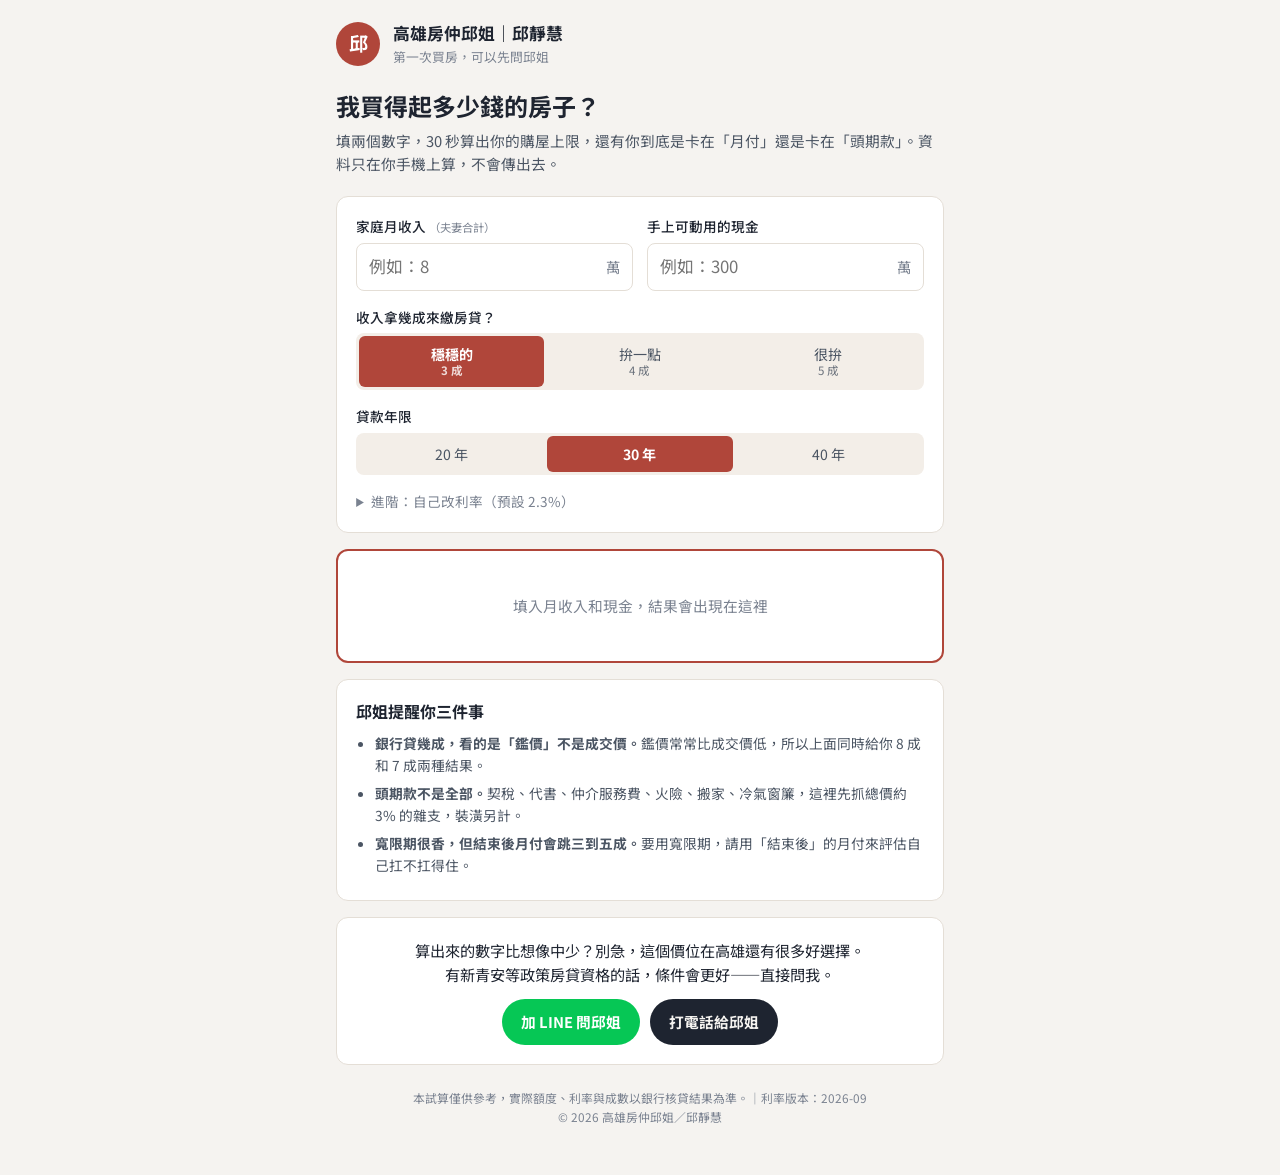
<file: src/private-tools/afford.html>
<!DOCTYPE html>
<html lang="zh-Hant">
<head>
<meta charset="utf-8">
<meta name="viewport" content="width=device-width, initial-scale=1">
<title>購屋能力試算｜高雄房仲邱姐</title>
<meta name="description" content="輸入月收入和手上現金，30 秒算出你在高雄買得起多少錢的房子，以及你是卡在月付還是卡在自備款。">
<link rel="preconnect" href="https://fonts.googleapis.com">
<link rel="preconnect" href="https://fonts.gstatic.com" crossorigin>
<link rel="stylesheet" href="https://fonts.googleapis.com/css2?family=Noto+Sans+TC:wght@400;500;700&display=swap">
<style>
  :root {
    --bg:#F5F3F0; --surface:#FFFFFF; --line:#E4DED6; --soft:#F3EEE8;
    --ink:#1E2430; --ink-mid:#4B5563; --ink-soft:#7A8290;
    --accent:#B0463A; --accent-ink:#FFFFFF; --accent-bg:#F8E9E6;
    --warn:#9A5B12; --warn-bg:#FBF1E2;
    --line-green:#06C755; --radius:12px;
  }
  @media (prefers-color-scheme: dark) {
    :root:not([data-theme="light"]) {
      --bg:#14161B; --surface:#1C1F26; --line:#2C3039; --soft:#23272F;
      --ink:#ECEEF2; --ink-mid:#B5BCC8; --ink-soft:#8A93A1;
      --accent:#E07A6C; --accent-ink:#1A0F0D; --accent-bg:#34211E;
      --warn:#E0AE6A; --warn-bg:#2E2517;
    }
  }
  :root[data-theme="dark"] {
    --bg:#14161B; --surface:#1C1F26; --line:#2C3039; --soft:#23272F;
    --ink:#ECEEF2; --ink-mid:#B5BCC8; --ink-soft:#8A93A1;
    --accent:#E07A6C; --accent-ink:#1A0F0D; --accent-bg:#34211E;
    --warn:#E0AE6A; --warn-bg:#2E2517;
  }
  * { box-sizing:border-box; }
  body { margin:0; background:var(--bg); color:var(--ink);
    font-family:"Noto Sans TC","Microsoft JhengHei",sans-serif; line-height:1.6; -webkit-font-smoothing:antialiased; }
  .wrap { max-width:40rem; margin:0 auto; padding:1.25rem 16px 3rem; }
  header { display:flex; align-items:center; gap:.8rem; margin-bottom:1.25rem; }
  .logo { width:44px; height:44px; border-radius:50%; background:var(--accent); color:var(--accent-ink);
    display:grid; place-items:center; font-weight:700; font-size:1.2rem; flex:none; }
  header .name { font-weight:700; font-size:1.05rem; }
  header .sub { font-size:.8rem; color:var(--ink-soft); }
  h1 { font-size:1.5rem; margin:0 0 .2rem; }
  .lede { color:var(--ink-mid); margin:0 0 1.25rem; font-size:.92rem; }
  .card { background:var(--surface); border:1px solid var(--line); border-radius:var(--radius); padding:1.2rem; margin-bottom:1rem; }
  .row2 { display:grid; grid-template-columns:1fr 1fr; gap:.9rem; }
  @media (max-width:480px){ .row2 { grid-template-columns:1fr; } }
  label.t { display:block; font-size:.85rem; font-weight:500; margin-bottom:.3rem; }
  .t small { color:var(--ink-soft); font-weight:400; }
  .inp { display:flex; align-items:center; border:1px solid var(--line); border-radius:8px; background:var(--surface); }
  .inp:focus-within { border-color:var(--accent); box-shadow:0 0 0 3px var(--accent-bg); }
  .inp input { flex:1; min-width:0; border:0; background:transparent; color:var(--ink); font:inherit; font-size:1.05rem; padding:.6rem .75rem; outline:none; }
  .inp span { padding-right:.75rem; color:var(--ink-soft); font-size:.9rem; }
  .group { margin-top:1rem; }
  .seg { display:flex; background:var(--soft); border-radius:8px; padding:3px; gap:3px; }
  .seg button { flex:1; border:0; background:transparent; color:var(--ink-mid); font:inherit; font-size:.88rem;
    padding:.55rem .3rem; border-radius:6px; cursor:pointer; line-height:1.3; }
  .seg button small { display:block; font-size:.72rem; opacity:.8; }
  .seg button.on { background:var(--accent); color:var(--accent-ink); font-weight:700; }
  details.more { margin-top:1rem; font-size:.85rem; color:var(--ink-mid); }
  details.more summary { cursor:pointer; color:var(--ink-soft); }
  details.more .inp { max-width:10rem; margin-top:.4rem; }

  .result { border:2px solid var(--accent); }
  .big { background:var(--accent); color:var(--accent-ink); border-radius:10px; padding:1rem 1.1rem; }
  .big .k { font-size:.85rem; opacity:.9; }
  .big .v { font-size:2.2rem; font-weight:700; line-height:1.2; margin:.15rem 0; font-variant-numeric:tabular-nums; }
  .big .s { font-size:.82rem; opacity:.9; }
  .verdict { margin:.9rem 0 0; padding:.75rem .9rem; border-radius:8px; background:var(--warn-bg); color:var(--warn); font-size:.9rem; font-weight:500; }
  .lines { margin-top:.9rem; }
  .ln { display:flex; justify-content:space-between; gap:1rem; padding:.55rem 0; border-bottom:1px solid var(--line); font-size:.92rem; }
  .ln:last-child { border-bottom:0; }
  .ln .v { font-weight:700; font-variant-numeric:tabular-nums; white-space:nowrap; }
  .ln .l small { display:block; color:var(--ink-soft); font-size:.76rem; }
  .sec { margin-top:1.1rem; font-size:.8rem; color:var(--ink-soft); font-weight:700; letter-spacing:.05em; }
  .empty { color:var(--ink-soft); text-align:center; padding:1.5rem 0; font-size:.92rem; }

  .tips { font-size:.86rem; color:var(--ink-mid); }
  .tips h2 { font-size:1rem; margin:0 0 .5rem; color:var(--ink); }
  .tips ul { margin:0; padding-left:1.2rem; }
  .tips li { margin-bottom:.35rem; }

  .cta { text-align:center; }
  .cta p { margin:0 0 .8rem; font-size:.95rem; }
  .btns { display:flex; gap:.6rem; justify-content:center; flex-wrap:wrap; }
  .btn { display:inline-flex; align-items:center; gap:.4rem; padding:.7rem 1.2rem; border-radius:999px;
    font-weight:700; font-size:.92rem; text-decoration:none; }
  .btn.line { background:var(--line-green); color:#fff; }
  .btn.tel { background:var(--ink); color:var(--bg); }
  footer { text-align:center; font-size:.74rem; color:var(--ink-soft); margin-top:1.5rem; }
</style>
</head>
<body>
<div class="wrap">
  <header>
    <div class="logo">邱</div>
    <div>
      <div class="name">高雄房仲邱姐｜邱靜慧</div>
      <div class="sub">第一次買房，可以先問邱姐</div>
    </div>
  </header>

  <h1>我買得起多少錢的房子？</h1>
  <p class="lede">填兩個數字，30 秒算出你的購屋上限，還有你到底是卡在「月付」還是卡在「頭期款」。資料只在你手機上算，不會傳出去。</p>

  <div class="card">
    <div class="row2">
      <div>
        <label class="t" for="income">家庭月收入 <small>（夫妻合計）</small></label>
        <div class="inp"><input id="income" type="number" inputmode="decimal" min="0" max="500" placeholder="例如：8"><span>萬</span></div>
      </div>
      <div>
        <label class="t" for="cash">手上可動用的現金</label>
        <div class="inp"><input id="cash" type="number" inputmode="decimal" min="0" max="50000" placeholder="例如：300"><span>萬</span></div>
      </div>
    </div>

    <div class="group">
      <label class="t">收入拿幾成來繳房貸？</label>
      <div class="seg" id="ratio">
        <button data-v="0.3" class="on">穩穩的<small>3 成</small></button>
        <button data-v="0.4">拚一點<small>4 成</small></button>
        <button data-v="0.5">很拚<small>5 成</small></button>
      </div>
    </div>

    <div class="group">
      <label class="t">貸款年限</label>
      <div class="seg" id="years">
        <button data-v="20">20 年</button>
        <button data-v="30" class="on">30 年</button>
        <button data-v="40">40 年</button>
      </div>
    </div>

    <details class="more">
      <summary>進階：自己改利率（預設 2.3%）</summary>
      <div class="inp"><input id="rate" type="number" inputmode="decimal" step="0.01" min="0" max="10" value="2.3"><span>%</span></div>
    </details>
  </div>

  <div class="card result" id="out">
    <div class="empty">填入月收入和現金，結果會出現在這裡</div>
  </div>

  <div class="card tips">
    <h2>邱姐提醒你三件事</h2>
    <ul>
      <li><b>銀行貸幾成，看的是「鑑價」不是成交價。</b>鑑價常常比成交價低，所以上面同時給你 8 成和 7 成兩種結果。</li>
      <li><b>頭期款不是全部。</b>契稅、代書、仲介服務費、火險、搬家、冷氣窗簾，這裡先抓總價約 3% 的雜支，裝潢另計。</li>
      <li><b>寬限期很香，但結束後月付會跳三到五成。</b>要用寬限期，請用「結束後」的月付來評估自己扛不扛得住。</li>
    </ul>
  </div>

  <div class="card cta">
    <p>算出來的數字比想像中少？別急，這個價位在高雄還有很多好選擇。<br>有新青安等政策房貸資格的話，條件會更好——直接問我。</p>
    <div class="btns">
      <a class="btn line" href="https://line.me/R/ti/p/@530myzmv" target="_blank" rel="noopener">加 LINE 問邱姐</a>
      <a class="btn tel" href="tel:0921203586">打電話給邱姐</a>
    </div>
  </div>

  <footer>本試算僅供參考，實際額度、利率與成數以銀行核貸結果為準。｜利率版本：2026-09<br>© 2026 高雄房仲邱姐／邱靜慧</footer>
</div>

<script>
(function(){
  const $ = id => document.getElementById(id);
  const FEE = 0.03;          // 買方雜支：仲介服務費、契稅規費代書、火險等，約總價 3%
  const state = { ratio:0.3, years:30 };

  document.querySelectorAll('.seg').forEach(seg => {
    seg.addEventListener('click', e => {
      const b = e.target.closest('button'); if (!b) return;
      seg.querySelectorAll('button').forEach(x => x.classList.toggle('on', x === b));
      state[seg.id] = parseFloat(b.dataset.v);
      calc();
    });
  });
  ['income','cash','rate'].forEach(id => $(id).addEventListener('input', calc));

  // 月付 → 可貸金額（本息平均攤還）
  function loanFromPay(m, r, n){ const i = r/12; return i === 0 ? m*n : m*(Math.pow(1+i,n)-1)/(i*Math.pow(1+i,n)); }
  function payFromLoan(p, r, n){ const i = r/12; return i === 0 ? p/n : p*i*Math.pow(1+i,n)/(Math.pow(1+i,n)-1); }
  const wan = x => Math.round(x/10000).toLocaleString('zh-TW') + ' 萬';
  const yuan = x => Math.round(x).toLocaleString('zh-TW') + ' 元';
  const num = (id, max) => { const v = parseFloat($(id).value); return isFinite(v) && v >= 0 ? Math.min(v, max) : NaN; };

  function scenario(ltv, maxLoan, cash){
    const byLoan = maxLoan / ltv;
    const byCash = cash / (1 - ltv + FEE);
    const price = Math.min(byLoan, byCash);
    return { price, byLoan, byCash, loan: price*ltv, limitedBy: byCash < byLoan ? 'cash' : 'pay' };
  }

  function calc(){
    const income = num('income', 500) * 10000;
    const cash = num('cash', 50000) * 10000;
    let rate = num('rate', 10); if (isNaN(rate)) rate = 2.3; rate /= 100;
    const n = state.years * 12;
    if (!(income > 0) || isNaN(cash)) {
      $('out').innerHTML = '<div class="empty">填入月收入和現金，結果會出現在這裡</div>'; return;
    }
    const monthly = income * state.ratio;
    const maxLoan = loanFromPay(monthly, rate, n);
    const a = scenario(0.8, maxLoan, cash);
    const b = scenario(0.7, maxLoan, cash);
    const pay = payFromLoan(a.loan, rate, n);
    const pay2 = payFromLoan(a.loan, rate + 0.005, n);
    const down = a.price - a.loan, fee = a.price * FEE;
    // 鑑價偏低只貸 7 成：同一間房要多準備的現金；現金不夠就改講降到多少
    const extra = a.price * 0.1;
    const b7 = cash >= a.price * (0.3 + FEE)
      ? `若銀行鑑價偏低只貸 7 成，同一間房要多準備 ${wan(extra)} 現金（你的現金還夠）`
      : `若銀行鑑價偏低只貸 7 成，上限會降到約 ${wan(b.price)}`;

    const verdict = a.limitedBy === 'cash'
      ? `⚠️ 你卡在「現金」，不是月付。月付其實撐得起 ${wan(a.byLoan)} 的房子，但頭期款只夠買到 ${wan(a.byCash)}。多存一點頭期款，能買的價位會直接往上跳。`
      : `你卡在「月付」。現金其實夠買到 ${wan(a.byCash)}，但以每月 ${yuan(monthly)} 的預算，月付只撐得起 ${wan(a.byLoan)}。拉長年限或提高收入佔比，上限會往上走。`;

    $('out').innerHTML = `
      <div class="big">
        <div class="k">建議購屋總價上限（銀行貸 8 成）</div>
        <div class="v">${wan(a.price)}</div>
        <div class="s">${b7}</div>
      </div>
      <div class="verdict">${verdict}</div>
      <div class="lines">
        <div class="sec">每個月</div>
        <div class="ln"><span class="l">每月房貸</span><span class="v">${yuan(pay)}</span></div>
        <div class="ln"><span class="l">利率升 2 碼時<small>升到 ${(rate*100+0.5).toFixed(2)}%</small></span><span class="v">${yuan(pay2)}</span></div>
        <div class="sec">要準備的錢</div>
        <div class="ln"><span class="l">預估貸款金額</span><span class="v">${wan(a.loan)}</span></div>
        <div class="ln"><span class="l">頭期款<small>總價的 2 成</small></span><span class="v">${wan(down)}</span></div>
        <div class="ln"><span class="l">稅費、仲介、代書等雜支<small>約總價 3%，裝潢另計</small></span><span class="v">${wan(fee)}</span></div>
        <div class="ln"><span class="l">合計要準備的現金</span><span class="v">${wan(down+fee)}</span></div>
      </div>`;
  }
})();
</script>
</body>
</html>
</file>
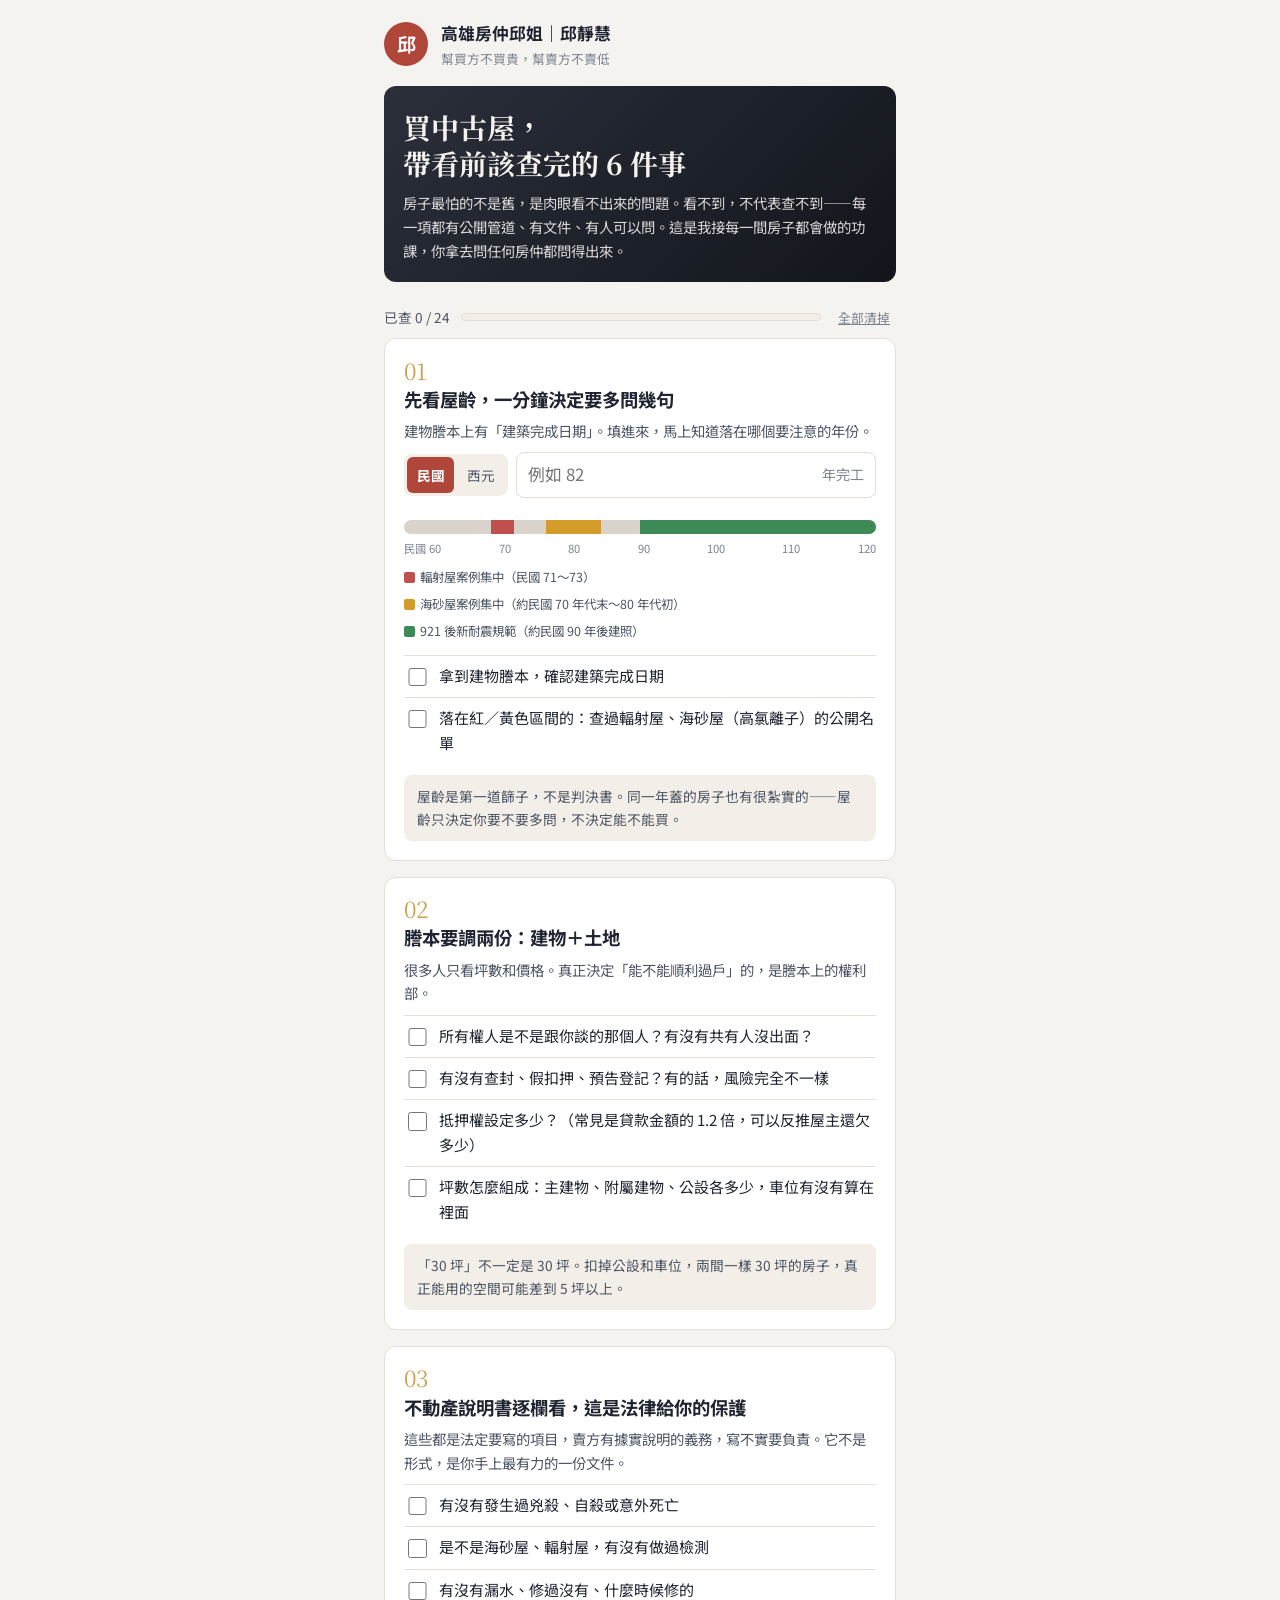
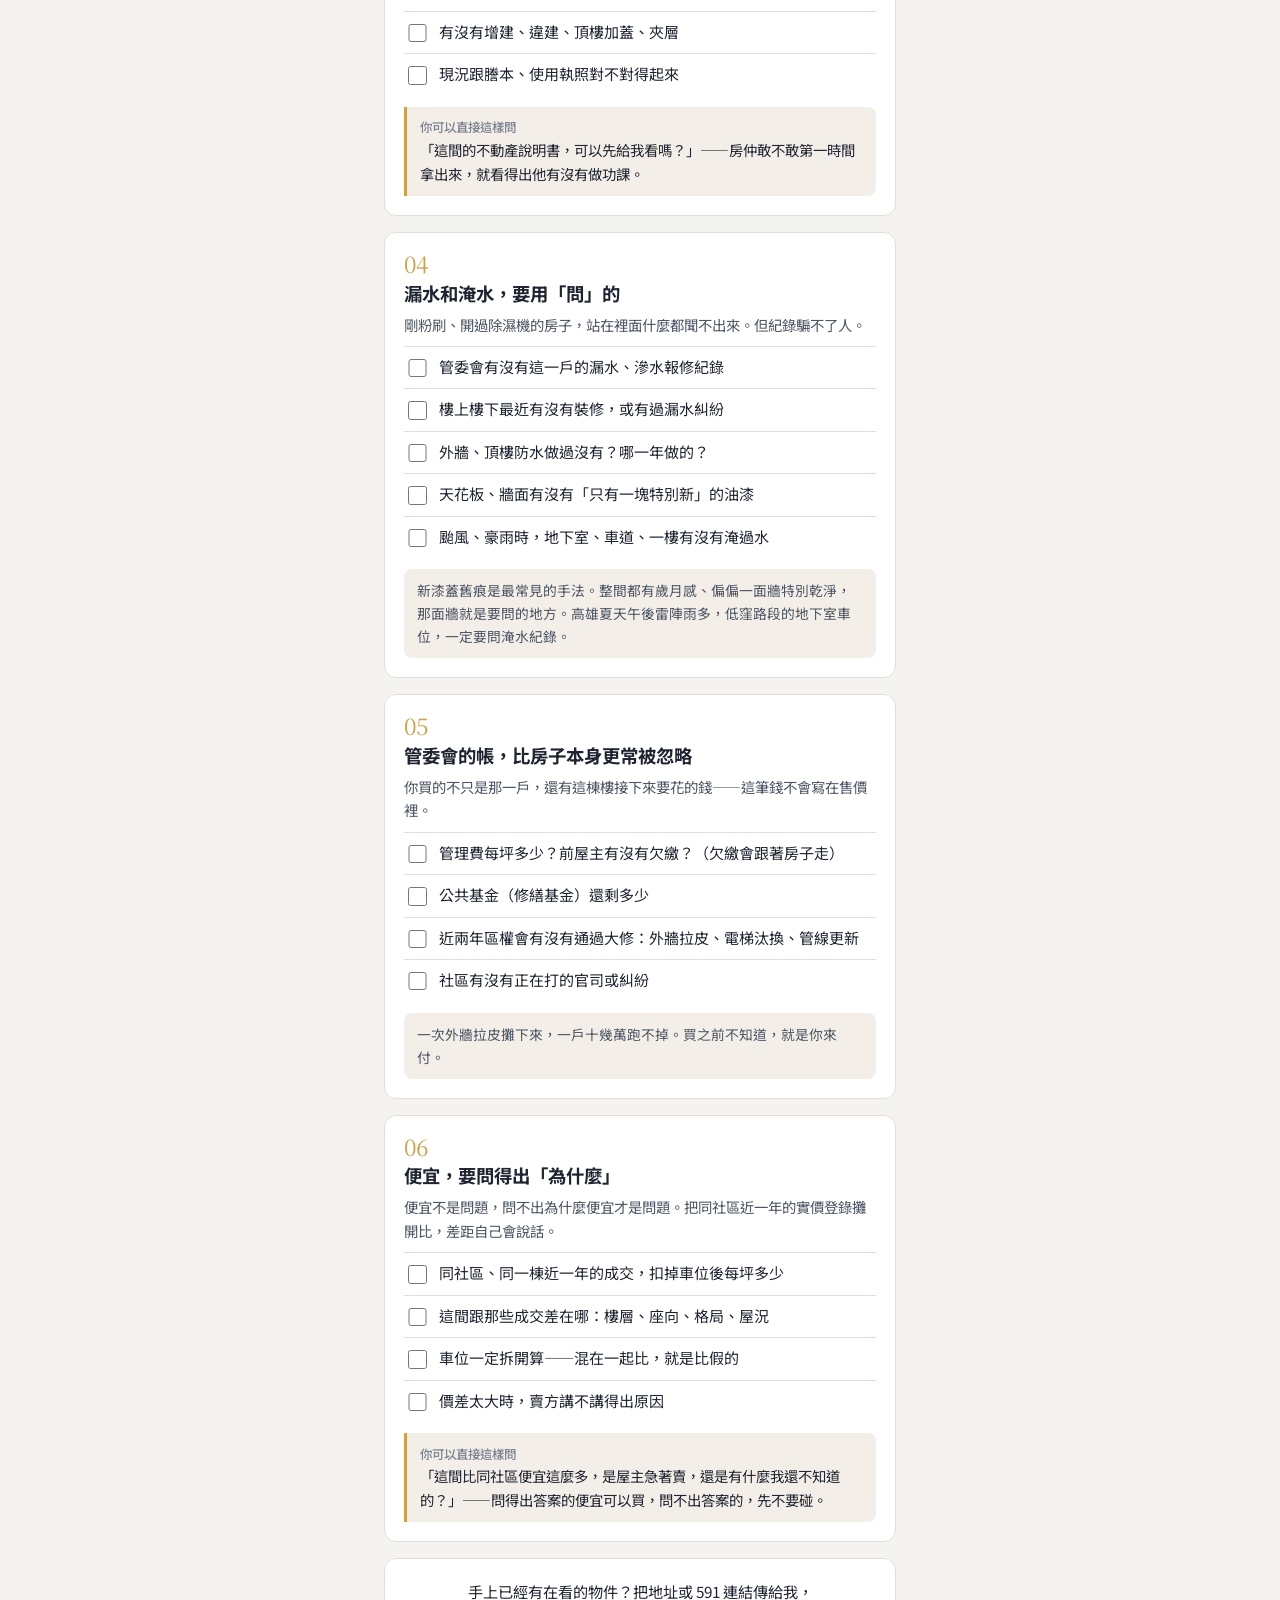
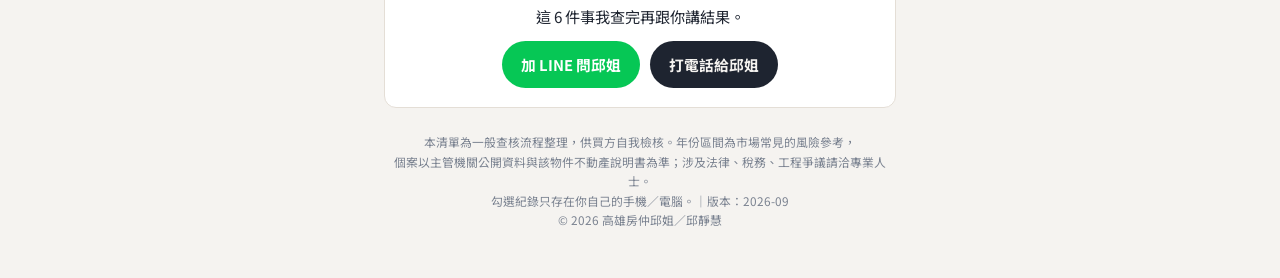
<file: src/private-tools/check.html>
<!DOCTYPE html>
<html lang="zh-Hant">
<head>
<meta charset="utf-8">
<meta name="viewport" content="width=device-width, initial-scale=1">
<title>中古屋查核清單｜高雄房仲邱姐</title>
<meta name="description" content="買中古屋，帶看前該查完的 6 件事：屋齡、謄本、不動產說明書、漏水淹水、管委會的帳、行情比對。邊看邊勾，一件都不漏。">
<link rel="preconnect" href="https://fonts.googleapis.com">
<link rel="preconnect" href="https://fonts.gstatic.com" crossorigin>
<link rel="stylesheet" href="https://fonts.googleapis.com/css2?family=Noto+Sans+TC:wght@400;500;700;900&family=Noto+Serif+TC:wght@700&display=swap">
<style>
  :root {
    --bg:#F5F3F0; --surface:#FFFFFF; --line:#E4DED6; --soft:#F3EEE8;
    --ink:#1E2430; --ink-mid:#4B5563; --ink-soft:#7A8290;
    --accent:#B0463A; --accent-ink:#FFFFFF; --accent-bg:#F8E9E6;
    --ok:#2F6B3F; --ok-bg:#E7F1E9; --warn:#9A5B12; --warn-bg:#FBF1E2; --gold:#C9A24B;
    --z-rad:#C0504D; --z-sea:#D39B2A; --z-new:#3E8A57; --z-none:#D9D3CB;
    --line-green:#06C755; --radius:12px;
  }
  @media (prefers-color-scheme: dark) {
    :root:not([data-theme="light"]) {
      --bg:#14161B; --surface:#1C1F26; --line:#2C3039; --soft:#23272F;
      --ink:#ECEEF2; --ink-mid:#B5BCC8; --ink-soft:#8A93A1;
      --accent:#E07A6C; --accent-ink:#1A0F0D; --accent-bg:#34211E;
      --ok:#7CC48D; --ok-bg:#1D2B21; --warn:#E0AE6A; --warn-bg:#2E2517;
      --z-rad:#E07A6C; --z-sea:#E0AE6A; --z-new:#7CC48D; --z-none:#3A3F4A;
    }
  }
  :root[data-theme="dark"] {
    --bg:#14161B; --surface:#1C1F26; --line:#2C3039; --soft:#23272F;
    --ink:#ECEEF2; --ink-mid:#B5BCC8; --ink-soft:#8A93A1;
    --accent:#E07A6C; --accent-ink:#1A0F0D; --accent-bg:#34211E;
    --ok:#7CC48D; --ok-bg:#1D2B21; --warn:#E0AE6A; --warn-bg:#2E2517;
    --z-rad:#E07A6C; --z-sea:#E0AE6A; --z-new:#7CC48D; --z-none:#3A3F4A;
  }
  * { box-sizing:border-box; }
  body { margin:0; background:var(--bg); color:var(--ink);
    font-family:"Noto Sans TC","Microsoft JhengHei",sans-serif; line-height:1.65; -webkit-font-smoothing:antialiased; }
  .wrap { max-width:34rem; margin:0 auto; padding:1.25rem 16px 3rem; }
  header { display:flex; align-items:center; gap:.8rem; margin-bottom:1.1rem; }
  .logo { width:44px; height:44px; border-radius:50%; background:var(--accent); color:var(--accent-ink);
    display:grid; place-items:center; font-weight:700; font-size:1.2rem; flex:none; }
  header .name { font-weight:700; font-size:1.05rem; }
  header .sub { font-size:.8rem; color:var(--ink-soft); }

  .hero { background:linear-gradient(135deg,#2A2F3A,#12151B); color:#F5F3F0; border-radius:var(--radius); padding:1.4rem 1.2rem 1.2rem; margin-bottom:1rem; }
  .hero h1 { font-family:"Noto Serif TC",serif; font-size:1.75rem; line-height:1.3; margin:0; }
  .hero p { margin:.6rem 0 0; font-size:.9rem; opacity:.88; }

  .sticky { position:sticky; top:0; z-index:5; background:var(--bg); padding:.5rem 0 .6rem; }
  .prog { display:flex; align-items:center; gap:.7rem; font-size:.85rem; color:var(--ink-mid); }
  .bar { flex:1; height:8px; background:var(--soft); border-radius:4px; overflow:hidden; border:1px solid var(--line); }
  .bar i { display:block; height:100%; background:var(--accent); width:0; transition:width .2s; }
  .prog button { border:0; background:none; color:var(--ink-soft); font:inherit; font-size:.8rem; cursor:pointer; text-decoration:underline; }

  .card { background:var(--surface); border:1px solid var(--line); border-radius:var(--radius); padding:1.2rem; margin-bottom:1rem; }
  .num { font-family:"Noto Serif TC",serif; color:var(--gold); font-size:1.4rem; line-height:1; }
  h2 { font-size:1.15rem; margin:.3rem 0 .4rem; line-height:1.45; }
  .lead { font-size:.9rem; color:var(--ink-mid); margin:0 0 .6rem; }
  .chk { display:flex; gap:.6rem; align-items:flex-start; padding:.5rem 0; border-top:1px solid var(--line); font-size:.94rem; cursor:pointer; }
  .chk input { width:1.15rem; height:1.15rem; margin-top:.25rem; accent-color:var(--accent); flex:none; }
  .chk.done span { color:var(--ink-soft); text-decoration:line-through; }
  .tip { background:var(--soft); border-radius:8px; padding:.65rem .8rem; margin-top:.7rem; font-size:.86rem; color:var(--ink-mid); }
  .say { background:var(--soft); border-left:3px solid var(--gold); border-radius:0 8px 8px 0; padding:.65rem .8rem; margin-top:.7rem; font-size:.9rem; }
  .say b { display:block; font-size:.78rem; color:var(--ink-soft); font-weight:500; }

  /* 屋齡對照 */
  .yr { display:flex; gap:.5rem; align-items:center; margin:.4rem 0 .2rem; }
  .seg { display:flex; background:var(--soft); border-radius:8px; padding:3px; gap:3px; flex:none; }
  .seg button { border:0; background:transparent; color:var(--ink-mid); font:inherit; font-size:.85rem; padding:.45rem .6rem; border-radius:6px; cursor:pointer; }
  .seg button.on { background:var(--accent); color:var(--accent-ink); font-weight:700; }
  .inp { flex:1; min-width:0; display:flex; align-items:center; border:1px solid var(--line); border-radius:8px; background:var(--surface); }
  .inp:focus-within { border-color:var(--accent); box-shadow:0 0 0 3px var(--accent-bg); }
  .inp input { flex:1; min-width:0; border:0; background:transparent; color:var(--ink); font:inherit; font-size:1.05rem; padding:.5rem .7rem; outline:none; }
  .inp span { padding-right:.7rem; color:var(--ink-soft); font-size:.88rem; }
  .tl { position:relative; margin:1.4rem 0 .3rem; height:14px; border-radius:7px; background:var(--z-none); }
  .tl .z { position:absolute; top:0; height:100%; }
  .tl .z.rad { background:var(--z-rad); }
  .tl .z.sea { background:var(--z-sea); }
  .tl .z.new { background:var(--z-new); border-radius:0 7px 7px 0; }
  .tl .pin { position:absolute; top:-1.35rem; transform:translateX(-50%); font-size:.72rem; font-weight:700; white-space:nowrap; color:var(--ink); }
  .tl .pin::after { content:""; position:absolute; left:50%; top:1.05rem; width:2px; height:1.6rem; background:var(--ink); transform:translateX(-50%); }
  .tlx { display:flex; justify-content:space-between; font-size:.7rem; color:var(--ink-soft); }
  .legend { display:flex; flex-wrap:wrap; gap:.4rem .9rem; font-size:.78rem; color:var(--ink-mid); margin-top:.6rem; }
  .legend i { display:inline-block; width:.7rem; height:.7rem; border-radius:2px; margin-right:.3rem; vertical-align:-.05rem; }
  .yrout { margin-top:.8rem; }
  .verdict { border-radius:8px; padding:.7rem .85rem; font-size:.9rem; }
  .verdict.warn { background:var(--warn-bg); color:var(--warn); }
  .verdict.ok { background:var(--ok-bg); color:var(--ok); }

  .cta { text-align:center; }
  .cta p { margin:0 0 .8rem; font-size:.95rem; }
  .btns { display:flex; gap:.6rem; justify-content:center; flex-wrap:wrap; }
  .btn { display:inline-flex; align-items:center; gap:.4rem; padding:.7rem 1.2rem; border-radius:999px;
    font-weight:700; font-size:.92rem; text-decoration:none; }
  .btn.line { background:var(--line-green); color:#fff; }
  .btn.tel { background:var(--ink); color:var(--bg); }
  footer { text-align:center; font-size:.74rem; color:var(--ink-soft); margin-top:1.5rem; }
  @media print { .sticky, .cta, .prog button { display:none; } .card { break-inside:avoid; } }
</style>
</head>
<body>
<div class="wrap">
  <header>
    <div class="logo">邱</div>
    <div>
      <div class="name">高雄房仲邱姐｜邱靜慧</div>
      <div class="sub">幫買方不買貴，幫賣方不賣低</div>
    </div>
  </header>

  <div class="hero">
    <h1>買中古屋，<br>帶看前該查完的 6 件事</h1>
    <p>房子最怕的不是舊，是肉眼看不出來的問題。看不到，不代表查不到——每一項都有公開管道、有文件、有人可以問。這是我接每一間房子都會做的功課，你拿去問任何房仲都問得出來。</p>
  </div>

  <div class="sticky">
    <div class="prog"><span id="cnt">已查 0 / 0</span><div class="bar"><i id="bar"></i></div><button onclick="resetAll()">全部清掉</button></div>
  </div>

  <section class="card">
    <div class="num">01</div>
    <h2>先看屋齡，一分鐘決定要多問幾句</h2>
    <p class="lead">建物謄本上有「建築完成日期」。填進來，馬上知道落在哪個要注意的年份。</p>
    <div class="yr">
      <div class="seg" id="era"><button data-v="roc" class="on">民國</button><button data-v="ad">西元</button></div>
      <div class="inp"><input id="year" type="number" inputmode="numeric" placeholder="例如 82"><span>年完工</span></div>
    </div>
    <div class="tl" id="tl">
      <div class="z sea" style="left:30%;width:11.67%"></div>
      <div class="z rad" style="left:18.33%;width:5%"></div>
      <div class="z new" style="left:50%;width:50%"></div>
    </div>
    <div class="tlx"><span>民國 60</span><span>70</span><span>80</span><span>90</span><span>100</span><span>110</span><span>120</span></div>
    <div class="legend">
      <span><i style="background:var(--z-rad)"></i>輻射屋案例集中（民國 71～73）</span>
      <span><i style="background:var(--z-sea)"></i>海砂屋案例集中（約民國 70 年代末～80 年代初）</span>
      <span><i style="background:var(--z-new)"></i>921 後新耐震規範（約民國 90 年後建照）</span>
    </div>
    <div class="yrout" id="yrout"></div>
    <label class="chk"><input type="checkbox" data-k="1a"><span>拿到建物謄本，確認建築完成日期</span></label>
    <label class="chk"><input type="checkbox" data-k="1b"><span>落在紅／黃色區間的：查過輻射屋、海砂屋（高氯離子）的公開名單</span></label>
    <div class="tip">屋齡是第一道篩子，不是判決書。同一年蓋的房子也有很紮實的——屋齡只決定你要不要多問，不決定能不能買。</div>
  </section>

  <section class="card">
    <div class="num">02</div>
    <h2>謄本要調兩份：建物＋土地</h2>
    <p class="lead">很多人只看坪數和價格。真正決定「能不能順利過戶」的，是謄本上的權利部。</p>
    <label class="chk"><input type="checkbox" data-k="2a"><span>所有權人是不是跟你談的那個人？有沒有共有人沒出面？</span></label>
    <label class="chk"><input type="checkbox" data-k="2b"><span>有沒有查封、假扣押、預告登記？有的話，風險完全不一樣</span></label>
    <label class="chk"><input type="checkbox" data-k="2c"><span>抵押權設定多少？（常見是貸款金額的 1.2 倍，可以反推屋主還欠多少）</span></label>
    <label class="chk"><input type="checkbox" data-k="2d"><span>坪數怎麼組成：主建物、附屬建物、公設各多少，車位有沒有算在裡面</span></label>
    <div class="tip">「30 坪」不一定是 30 坪。扣掉公設和車位，兩間一樣 30 坪的房子，真正能用的空間可能差到 5 坪以上。</div>
  </section>

  <section class="card">
    <div class="num">03</div>
    <h2>不動產說明書逐欄看，這是法律給你的保護</h2>
    <p class="lead">這些都是法定要寫的項目，賣方有據實說明的義務，寫不實要負責。它不是形式，是你手上最有力的一份文件。</p>
    <label class="chk"><input type="checkbox" data-k="3a"><span>有沒有發生過兇殺、自殺或意外死亡</span></label>
    <label class="chk"><input type="checkbox" data-k="3b"><span>是不是海砂屋、輻射屋，有沒有做過檢測</span></label>
    <label class="chk"><input type="checkbox" data-k="3c"><span>有沒有漏水、修過沒有、什麼時候修的</span></label>
    <label class="chk"><input type="checkbox" data-k="3d"><span>有沒有增建、違建、頂樓加蓋、夾層</span></label>
    <label class="chk"><input type="checkbox" data-k="3e"><span>現況跟謄本、使用執照對不對得起來</span></label>
    <div class="say"><b>你可以直接這樣問</b>「這間的不動產說明書，可以先給我看嗎？」——房仲敢不敢第一時間拿出來，就看得出他有沒有做功課。</div>
  </section>

  <section class="card">
    <div class="num">04</div>
    <h2>漏水和淹水，要用「問」的</h2>
    <p class="lead">剛粉刷、開過除濕機的房子，站在裡面什麼都聞不出來。但紀錄騙不了人。</p>
    <label class="chk"><input type="checkbox" data-k="4a"><span>管委會有沒有這一戶的漏水、滲水報修紀錄</span></label>
    <label class="chk"><input type="checkbox" data-k="4b"><span>樓上樓下最近有沒有裝修，或有過漏水糾紛</span></label>
    <label class="chk"><input type="checkbox" data-k="4c"><span>外牆、頂樓防水做過沒有？哪一年做的？</span></label>
    <label class="chk"><input type="checkbox" data-k="4d"><span>天花板、牆面有沒有「只有一塊特別新」的油漆</span></label>
    <label class="chk"><input type="checkbox" data-k="4e"><span>颱風、豪雨時，地下室、車道、一樓有沒有淹過水</span></label>
    <div class="tip">新漆蓋舊痕是最常見的手法。整間都有歲月感、偏偏一面牆特別乾淨，那面牆就是要問的地方。高雄夏天午後雷陣雨多，低窪路段的地下室車位，一定要問淹水紀錄。</div>
  </section>

  <section class="card">
    <div class="num">05</div>
    <h2>管委會的帳，比房子本身更常被忽略</h2>
    <p class="lead">你買的不只是那一戶，還有這棟樓接下來要花的錢——這筆錢不會寫在售價裡。</p>
    <label class="chk"><input type="checkbox" data-k="5a"><span>管理費每坪多少？前屋主有沒有欠繳？（欠繳會跟著房子走）</span></label>
    <label class="chk"><input type="checkbox" data-k="5b"><span>公共基金（修繕基金）還剩多少</span></label>
    <label class="chk"><input type="checkbox" data-k="5c"><span>近兩年區權會有沒有通過大修：外牆拉皮、電梯汰換、管線更新</span></label>
    <label class="chk"><input type="checkbox" data-k="5d"><span>社區有沒有正在打的官司或糾紛</span></label>
    <div class="tip">一次外牆拉皮攤下來，一戶十幾萬跑不掉。買之前不知道，就是你來付。</div>
  </section>

  <section class="card">
    <div class="num">06</div>
    <h2>便宜，要問得出「為什麼」</h2>
    <p class="lead">便宜不是問題，問不出為什麼便宜才是問題。把同社區近一年的實價登錄攤開比，差距自己會說話。</p>
    <label class="chk"><input type="checkbox" data-k="6a"><span>同社區、同一棟近一年的成交，扣掉車位後每坪多少</span></label>
    <label class="chk"><input type="checkbox" data-k="6b"><span>這間跟那些成交差在哪：樓層、座向、格局、屋況</span></label>
    <label class="chk"><input type="checkbox" data-k="6c"><span>車位一定拆開算——混在一起比，就是比假的</span></label>
    <label class="chk"><input type="checkbox" data-k="6d"><span>價差太大時，賣方講不講得出原因</span></label>
    <div class="say"><b>你可以直接這樣問</b>「這間比同社區便宜這麼多，是屋主急著賣，還是有什麼我還不知道的？」——問得出答案的便宜可以買，問不出答案的，先不要碰。</div>
  </section>

  <div class="card cta">
    <p>手上已經有在看的物件？把地址或 591 連結傳給我，<br>這 6 件事我查完再跟你講結果。</p>
    <div class="btns">
      <a class="btn line" href="https://line.me/R/ti/p/@530myzmv" target="_blank" rel="noopener">加 LINE 問邱姐</a>
      <a class="btn tel" href="tel:0921203586">打電話給邱姐</a>
    </div>
  </div>

  <footer>
    本清單為一般查核流程整理，供買方自我檢核。年份區間為市場常見的風險參考，<br>個案以主管機關公開資料與該物件不動產說明書為準；涉及法律、稅務、工程爭議請洽專業人士。<br>
    勾選紀錄只存在你自己的手機／電腦。｜版本：2026-09<br>© 2026 高雄房仲邱姐／邱靜慧
  </footer>
</div>

<script>
const KEY = 'qj-check6';
const boxes = [...document.querySelectorAll('.chk input')];
let saved = {};
try { saved = JSON.parse(localStorage.getItem(KEY) || '{}'); } catch (e) {}
boxes.forEach(b => {
  b.checked = !!saved[b.dataset.k];
  b.addEventListener('change', () => { saved[b.dataset.k] = b.checked; try { localStorage.setItem(KEY, JSON.stringify(saved)); } catch (e) {} paint(); });
});
function paint(){
  const n = boxes.filter(b => b.checked).length;
  document.getElementById('cnt').textContent = `已查 ${n} / ${boxes.length}`;
  document.getElementById('bar').style.width = (n / boxes.length * 100) + '%';
  boxes.forEach(b => b.closest('.chk').classList.toggle('done', b.checked));
}
function resetAll(){
  if (!confirm('確定要把勾選全部清掉？')) return;
  boxes.forEach(b => b.checked = false); saved = {};
  try { localStorage.removeItem(KEY); } catch (e) {}
  paint();
}
paint();

/* 屋齡對照：時間軸 民國 60～120 */
const MIN = 60, MAX = 120;
let era = 'roc';
document.querySelectorAll('#era button').forEach(b => b.onclick = () => {
  document.querySelectorAll('#era button').forEach(x => x.classList.toggle('on', x === b));
  era = b.dataset.v;
  document.getElementById('year').placeholder = era === 'roc' ? '例如 82' : '例如 1993';
  yearCheck();
});
document.getElementById('year').addEventListener('input', yearCheck);
function yearCheck(){
  const raw = parseInt(document.getElementById('year').value);
  const out = document.getElementById('yrout');
  document.querySelectorAll('#tl .pin').forEach(p => p.remove());
  if (isNaN(raw)){ out.innerHTML = ''; return; }
  const roc = era === 'ad' ? raw - 1911 : raw;
  if (roc < 30 || roc > 120){ out.innerHTML = `<div class="verdict warn">年份好像不太對，${era === 'roc' ? '民國' : '西元'}年請再確認一次。</div>`; return; }
  const age = 115 - roc;
  const pin = document.createElement('div');
  pin.className = 'pin';
  pin.style.left = Math.max(0, Math.min(100, (roc - MIN) / (MAX - MIN) * 100)) + '%';
  pin.textContent = '民國 ' + roc;
  document.getElementById('tl').appendChild(pin);
  let msg, cls = 'warn';
  if (roc >= 71 && roc <= 73) msg = `屋齡約 ${age} 年，落在<b>輻射屋案例最集中</b>的年份。主管機關有公開的輻射屋查詢，第 3 項的不動產說明書也要看仔細。`;
  else if (roc >= 78 && roc <= 84) msg = `屋齡約 ${age} 年，落在<b>海砂屋案例最集中</b>的那波搶建期。問清楚有沒有做過氯離子檢測，也查一下公開的高氯離子建物名單。`;
  else if (roc >= 70 && roc <= 77) msg = `屋齡約 ${age} 年，接近輻射屋、海砂屋案例較多的年份，第 3 項的不動產說明書要多看幾眼。`;
  else if (roc >= 90) { msg = `屋齡約 ${age} 年，大多是 921 之後新耐震規範的建照。屋齡這關相對單純，但漏水、管委會的帳、行情比對一樣要做。`; cls = 'ok'; }
  else msg = `屋齡約 ${age} 年，沒落在特別集中的年份，但屋齡偏高，管線、防水、電梯通常都到了要換的時候，第 4、5 項要多問。`;
  out.innerHTML = `<div class="verdict ${cls}">${msg}</div>`;
}
</script>
</body>
</html>
</file>
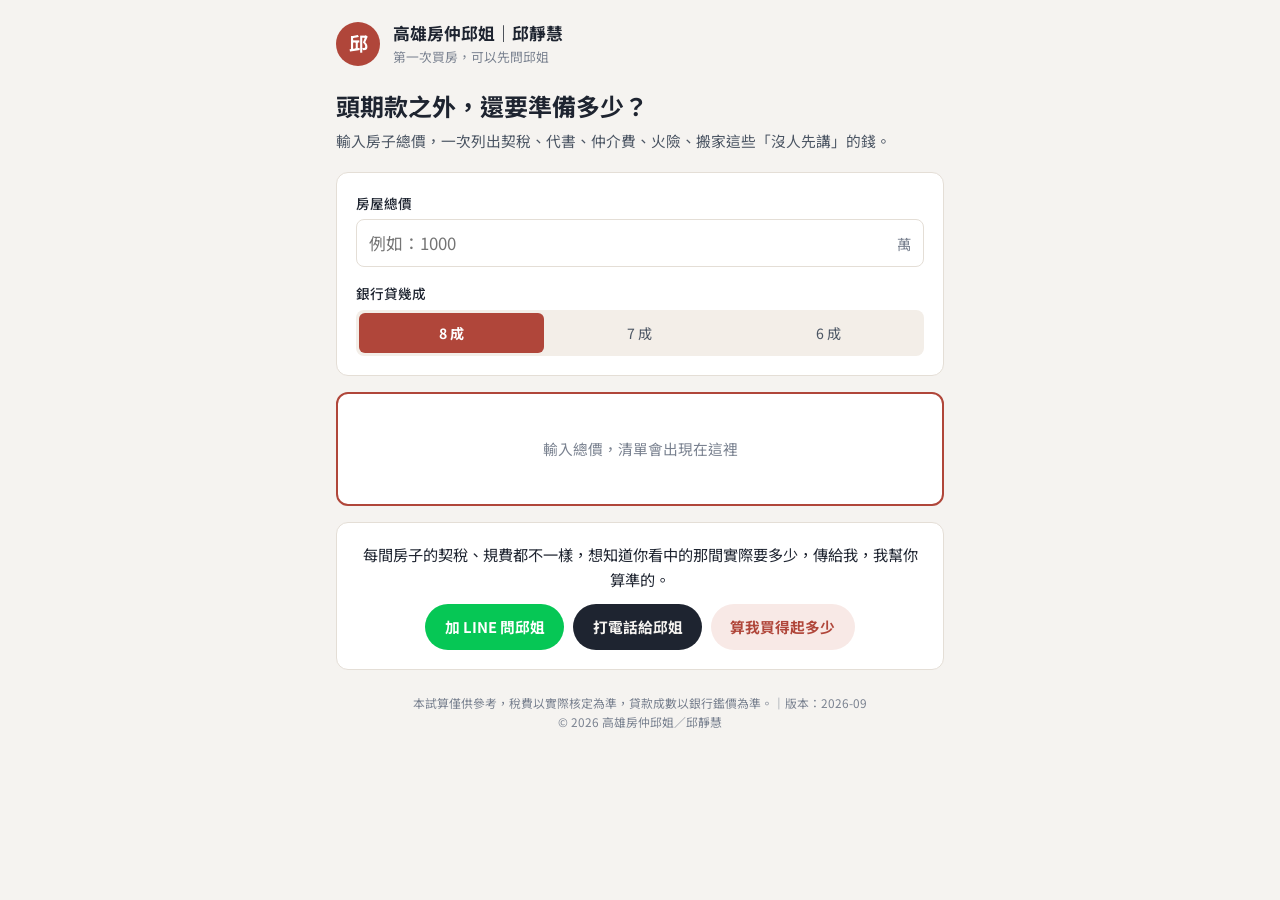
<file: src/private-tools/fees.html>
<!DOCTYPE html>
<html lang="zh-Hant">
<head>
<meta charset="utf-8">
<meta name="viewport" content="width=device-width, initial-scale=1">
<title>買房雜費試算｜高雄房仲邱姐</title>
<meta name="description" content="輸入房屋總價，一次列出頭期款以外還要準備的契稅、代書、仲介費、火險、搬家等雜費。">
<link rel="preconnect" href="https://fonts.googleapis.com">
<link rel="preconnect" href="https://fonts.gstatic.com" crossorigin>
<link rel="stylesheet" href="https://fonts.googleapis.com/css2?family=Noto+Sans+TC:wght@400;500;700&display=swap">
<style>
  :root {
    --bg:#F5F3F0; --surface:#FFFFFF; --line:#E4DED6; --soft:#F3EEE8;
    --ink:#1E2430; --ink-mid:#4B5563; --ink-soft:#7A8290;
    --accent:#B0463A; --accent-ink:#FFFFFF; --accent-bg:#F8E9E6;
    --warn:#9A5B12; --warn-bg:#FBF1E2; --line-green:#06C755; --radius:12px;
  }
  @media (prefers-color-scheme: dark) {
    :root:not([data-theme="light"]) {
      --bg:#14161B; --surface:#1C1F26; --line:#2C3039; --soft:#23272F;
      --ink:#ECEEF2; --ink-mid:#B5BCC8; --ink-soft:#8A93A1;
      --accent:#E07A6C; --accent-ink:#1A0F0D; --accent-bg:#34211E;
      --warn:#E0AE6A; --warn-bg:#2E2517;
    }
  }
  :root[data-theme="dark"] {
    --bg:#14161B; --surface:#1C1F26; --line:#2C3039; --soft:#23272F;
    --ink:#ECEEF2; --ink-mid:#B5BCC8; --ink-soft:#8A93A1;
    --accent:#E07A6C; --accent-ink:#1A0F0D; --accent-bg:#34211E;
    --warn:#E0AE6A; --warn-bg:#2E2517;
  }
  * { box-sizing:border-box; }
  body { margin:0; background:var(--bg); color:var(--ink);
    font-family:"Noto Sans TC","Microsoft JhengHei",sans-serif; line-height:1.6; -webkit-font-smoothing:antialiased; }
  .wrap { max-width:40rem; margin:0 auto; padding:1.25rem 16px 3rem; }
  header { display:flex; align-items:center; gap:.8rem; margin-bottom:1.25rem; }
  .logo { width:44px; height:44px; border-radius:50%; background:var(--accent); color:var(--accent-ink);
    display:grid; place-items:center; font-weight:700; font-size:1.2rem; flex:none; }
  header .name { font-weight:700; font-size:1.05rem; }
  header .sub { font-size:.8rem; color:var(--ink-soft); }
  h1 { font-size:1.5rem; margin:0 0 .2rem; }
  .lede { color:var(--ink-mid); margin:0 0 1.25rem; font-size:.92rem; }
  .card { background:var(--surface); border:1px solid var(--line); border-radius:var(--radius); padding:1.2rem; margin-bottom:1rem; }
  label.t { display:block; font-size:.85rem; font-weight:500; margin-bottom:.3rem; }
  .inp { display:flex; align-items:center; border:1px solid var(--line); border-radius:8px; }
  .inp:focus-within { border-color:var(--accent); box-shadow:0 0 0 3px var(--accent-bg); }
  .inp input { flex:1; min-width:0; border:0; background:transparent; color:var(--ink); font:inherit; font-size:1.05rem; padding:.6rem .75rem; outline:none; }
  .inp span { padding-right:.75rem; color:var(--ink-soft); font-size:.9rem; }
  .group { margin-top:1rem; }
  .seg { display:flex; background:var(--soft); border-radius:8px; padding:3px; gap:3px; }
  .seg button { flex:1; border:0; background:transparent; color:var(--ink-mid); font:inherit; font-size:.88rem;
    padding:.55rem .3rem; border-radius:6px; cursor:pointer; }
  .seg button.on { background:var(--accent); color:var(--accent-ink); font-weight:700; }
  .result { border:2px solid var(--accent); }
  .big { background:var(--accent); color:var(--accent-ink); border-radius:10px; padding:1rem 1.1rem; }
  .big .k { font-size:.85rem; opacity:.9; }
  .big .v { font-size:2.2rem; font-weight:700; line-height:1.2; margin:.15rem 0; font-variant-numeric:tabular-nums; }
  .big .s { font-size:.82rem; opacity:.9; }
  .verdict { margin:.9rem 0 0; padding:.75rem .9rem; border-radius:8px; background:var(--warn-bg); color:var(--warn); font-size:.9rem; font-weight:500; }
  .ln { display:flex; justify-content:space-between; gap:1rem; padding:.55rem 0; border-bottom:1px solid var(--line); font-size:.92rem; }
  .ln .v { font-weight:700; font-variant-numeric:tabular-nums; white-space:nowrap; }
  .ln .l small { display:block; color:var(--ink-soft); font-size:.76rem; }
  .ln.total { border-bottom:0; font-size:1rem; }
  .sec { margin-top:1.1rem; font-size:.8rem; color:var(--ink-soft); font-weight:700; letter-spacing:.05em; }
  .empty { color:var(--ink-soft); text-align:center; padding:1.5rem 0; font-size:.92rem; }
  .cta { text-align:center; }
  .cta p { margin:0 0 .8rem; font-size:.95rem; }
  .btns { display:flex; gap:.6rem; justify-content:center; flex-wrap:wrap; }
  .btn { display:inline-flex; padding:.7rem 1.2rem; border-radius:999px; font-weight:700; font-size:.92rem; text-decoration:none; }
  .btn.line { background:var(--line-green); color:#fff; }
  .btn.tel { background:var(--ink); color:var(--bg); }
  .btn.alt { background:var(--accent-bg); color:var(--accent); }
  footer { text-align:center; font-size:.74rem; color:var(--ink-soft); margin-top:1.5rem; }
</style>
</head>
<body>
<div class="wrap">
  <header>
    <div class="logo">邱</div>
    <div><div class="name">高雄房仲邱姐｜邱靜慧</div><div class="sub">第一次買房，可以先問邱姐</div></div>
  </header>

  <h1>頭期款之外，還要準備多少？</h1>
  <p class="lede">輸入房子總價，一次列出契稅、代書、仲介費、火險、搬家這些「沒人先講」的錢。</p>

  <div class="card">
    <label class="t" for="price">房屋總價</label>
    <div class="inp"><input id="price" type="number" inputmode="decimal" min="0" max="50000" placeholder="例如：1000"><span>萬</span></div>
    <div class="group">
      <label class="t">銀行貸幾成</label>
      <div class="seg" id="ltv">
        <button data-v="0.8" class="on">8 成</button>
        <button data-v="0.7">7 成</button>
        <button data-v="0.6">6 成</button>
      </div>
    </div>
  </div>

  <div class="card result" id="out"><div class="empty">輸入總價，清單會出現在這裡</div></div>

  <div class="card cta">
    <p>每間房子的契稅、規費都不一樣，想知道你看中的那間實際要多少，傳給我，我幫你算準的。</p>
    <div class="btns">
      <a class="btn line" href="https://line.me/R/ti/p/@530myzmv" target="_blank" rel="noopener">加 LINE 問邱姐</a>
      <a class="btn tel" href="tel:0921203586">打電話給邱姐</a>
      <a class="btn alt" href="/admin/tools/afford">算我買得起多少</a>
    </div>
  </div>

  <footer>本試算僅供參考，稅費以實際核定為準，貸款成數以銀行鑑價為準。｜版本：2026-09<br>© 2026 高雄房仲邱姐／邱靜慧</footer>
</div>
<script>
(function(){
  const $ = id => document.getElementById(id);
  let ltv = 0.8;
  $('ltv').addEventListener('click', e => {
    const b = e.target.closest('button'); if (!b) return;
    $('ltv').querySelectorAll('button').forEach(x => x.classList.toggle('on', x === b));
    ltv = parseFloat(b.dataset.v); calc();
  });
  $('price').addEventListener('input', calc);
  const yuan = x => Math.round(x).toLocaleString('zh-TW') + ' 元';
  const wan = x => (Math.round(x/1000)/10).toLocaleString('zh-TW') + ' 萬';

  function calc(){
    const v = parseFloat($('price').value);
    if (!(v > 0)) { $('out').innerHTML = '<div class="empty">輸入總價，清單會出現在這裡</div>'; return; }
    const P = Math.min(v, 50000) * 10000;
    const down = P * (1 - ltv);
    // 預估值（待邱姐核對高雄行情）
    const items = [
      ['簽約到交屋要付的', null],
      ['契稅、印花稅、登記規費', P * 0.009, '依公告現值計算，這裡抓總價約 0.9%'],
      ['代書費', 20000, '含買賣與設定登記'],
      ['仲介服務費', P * 0.02, '買方一般 1～2%，可議'],
      ['履約保證費', Math.max(3000, P * 0.0003), ''],
      ['火險＋地震險', 4000, '銀行貸款必保'],
      ['貸款開辦費', 6000, '各家銀行不同'],
      ['入住前會花的', null],
      ['搬家、清潔', 20000, ''],
    ];
    let fees = 0, rows = '';
    for (const [name, amt, note] of items) {
      if (amt === null) { rows += `<div class="sec">${name}</div>`; continue; }
      fees += amt;
      rows += `<div class="ln"><span class="l">${name}${note ? `<small>${note}</small>` : ''}</span><span class="v">${yuan(amt)}</span></div>`;
    }
    $('out').innerHTML = `
      <div class="big">
        <div class="k">頭期款＋雜費，一共要準備</div>
        <div class="v">${wan(down + fees)}</div>
        <div class="s">頭期款 ${wan(down)} ＋ 雜費 ${wan(fees)}（裝潢、家電另計）</div>
      </div>
      <div class="verdict">很多人只準備頭期款 ${wan(down)}，實際上要多準備約 ${wan(fees)}。另外建議再留 6 個月生活費當備用金。</div>
      ${rows}
      <div class="ln total"><span class="l"><b>雜費合計</b></span><span class="v">${yuan(fees)}</span></div>`;
  }
})();
</script>
</body>
</html>
</file>
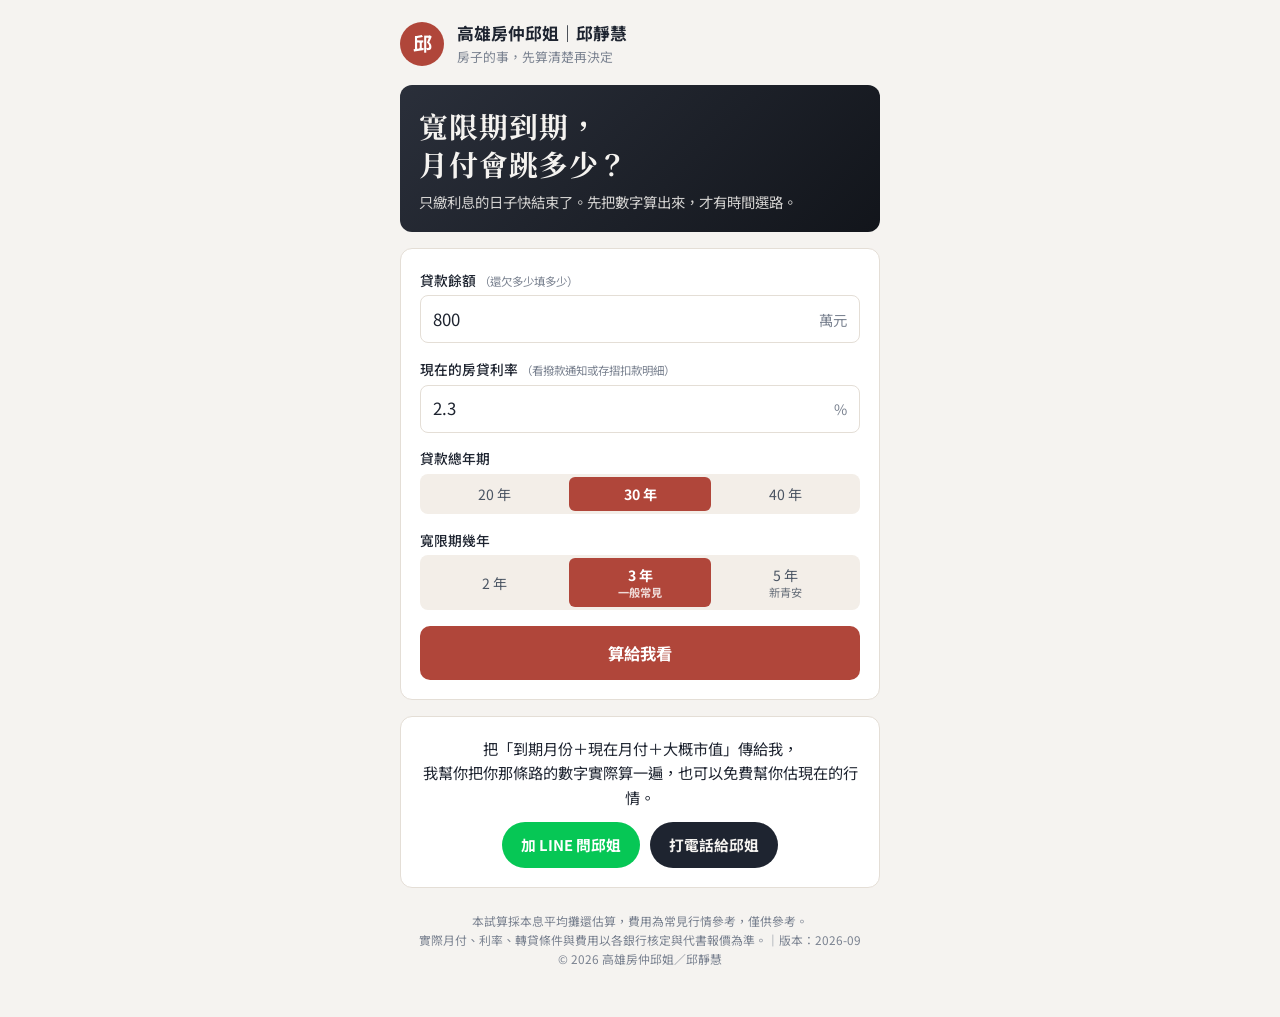
<file: src/private-tools/grace.html>
<!DOCTYPE html>
<html lang="zh-Hant">
<head>
<meta charset="utf-8">
<meta name="viewport" content="width=device-width, initial-scale=1">
<title>寬限期到期試算｜高雄房仲邱姐</title>
<meta name="description" content="寬限期到期後月付會跳多少？續繳、轉貸、盤點資產三條路一次算給你看，附轉貸回本試算與跟銀行談的清單。">
<link rel="preconnect" href="https://fonts.googleapis.com">
<link rel="preconnect" href="https://fonts.gstatic.com" crossorigin>
<link rel="stylesheet" href="https://fonts.googleapis.com/css2?family=Noto+Sans+TC:wght@400;500;700;900&family=Noto+Serif+TC:wght@700&display=swap">
<style>
  :root {
    --bg:#F5F3F0; --surface:#FFFFFF; --line:#E4DED6; --soft:#F3EEE8;
    --ink:#1E2430; --ink-mid:#4B5563; --ink-soft:#7A8290;
    --accent:#B0463A; --accent-ink:#FFFFFF; --accent-bg:#F8E9E6;
    --ok:#2F6B3F; --ok-bg:#E7F1E9; --warn:#9A5B12; --warn-bg:#FBF1E2; --gold:#C9A24B;
    --line-green:#06C755; --radius:12px;
  }
  @media (prefers-color-scheme: dark) {
    :root:not([data-theme="light"]) {
      --bg:#14161B; --surface:#1C1F26; --line:#2C3039; --soft:#23272F;
      --ink:#ECEEF2; --ink-mid:#B5BCC8; --ink-soft:#8A93A1;
      --accent:#E07A6C; --accent-ink:#1A0F0D; --accent-bg:#34211E;
      --ok:#7CC48D; --ok-bg:#1D2B21; --warn:#E0AE6A; --warn-bg:#2E2517;
    }
  }
  :root[data-theme="dark"] {
    --bg:#14161B; --surface:#1C1F26; --line:#2C3039; --soft:#23272F;
    --ink:#ECEEF2; --ink-mid:#B5BCC8; --ink-soft:#8A93A1;
    --accent:#E07A6C; --accent-ink:#1A0F0D; --accent-bg:#34211E;
    --ok:#7CC48D; --ok-bg:#1D2B21; --warn:#E0AE6A; --warn-bg:#2E2517;
  }
  * { box-sizing:border-box; }
  body { margin:0; background:var(--bg); color:var(--ink);
    font-family:"Noto Sans TC","Microsoft JhengHei",sans-serif; line-height:1.6; -webkit-font-smoothing:antialiased; }
  .wrap { max-width:32rem; margin:0 auto; padding:1.25rem 16px 3rem; }
  header { display:flex; align-items:center; gap:.8rem; margin-bottom:1.1rem; }
  .logo { width:44px; height:44px; border-radius:50%; background:var(--accent); color:var(--accent-ink);
    display:grid; place-items:center; font-weight:700; font-size:1.2rem; flex:none; }
  header .name { font-weight:700; font-size:1.05rem; }
  header .sub { font-size:.8rem; color:var(--ink-soft); }
  .hide { display:none !important; }

  .hero { background:linear-gradient(135deg,#2A2F3A,#12151B); color:#F5F3F0; border-radius:var(--radius); padding:1.4rem 1.2rem 1.2rem; margin-bottom:1rem; }
  .hero h1 { font-family:"Noto Serif TC",serif; font-size:1.8rem; line-height:1.3; margin:0; letter-spacing:.03em; }
  .hero p { margin:.5rem 0 0; font-size:.9rem; opacity:.85; }

  .card { background:var(--surface); border:1px solid var(--line); border-radius:var(--radius); padding:1.2rem; margin-bottom:1rem; }
  h2 { font-size:1.08rem; margin:0 0 .3rem; }
  .muted { font-size:.84rem; color:var(--ink-mid); margin:0 0 .8rem; }
  label.t { display:block; font-size:.86rem; font-weight:500; margin:.9rem 0 .3rem; }
  label.t:first-of-type { margin-top:0; }
  label.t small { color:var(--ink-soft); font-weight:400; }
  .inp { display:flex; align-items:center; border:1px solid var(--line); border-radius:8px; background:var(--surface); }
  .inp:focus-within { border-color:var(--accent); box-shadow:0 0 0 3px var(--accent-bg); }
  .inp input { flex:1; min-width:0; border:0; background:transparent; color:var(--ink); font:inherit; font-size:1.05rem; padding:.6rem .75rem; outline:none; font-variant-numeric:tabular-nums; }
  .inp span { padding-right:.75rem; color:var(--ink-soft); font-size:.9rem; white-space:nowrap; }
  .seg { display:flex; background:var(--soft); border-radius:8px; padding:3px; gap:3px; }
  .seg button { flex:1; border:0; background:transparent; color:var(--ink-mid); font:inherit; font-size:.88rem;
    padding:.5rem .3rem; border-radius:6px; cursor:pointer; line-height:1.3; }
  .seg button small { display:block; font-size:.7rem; opacity:.8; }
  .seg button.on { background:var(--accent); color:var(--accent-ink); font-weight:700; }
  .bigbtn { display:block; width:100%; border:0; border-radius:10px; font:inherit; font-size:1.02rem; font-weight:700;
    padding:.85rem 1rem; cursor:pointer; margin-top:1rem; background:var(--accent); color:var(--accent-ink); }

  .jump { display:grid; grid-template-columns:1fr auto 1fr; align-items:center; gap:.5rem; text-align:center; }
  .jump .box { background:var(--soft); border-radius:10px; padding:.8rem .4rem; }
  .jump .box.after { background:var(--accent); color:var(--accent-ink); }
  .jump .k { font-size:.76rem; opacity:.85; }
  .jump .v { font-size:1.4rem; font-weight:900; font-variant-numeric:tabular-nums; line-height:1.3; }
  .jump .arrow { font-size:1.4rem; color:var(--ink-soft); }
  .jumpnote { text-align:center; margin-top:.8rem; font-weight:700; color:var(--accent); }
  .jumpnote small { display:block; font-weight:400; color:var(--ink-mid); font-size:.84rem; }

  .road { display:flex; gap:.75rem; padding:.8rem 0; border-bottom:1px solid var(--line); }
  .road:last-child { border-bottom:0; }
  .road .n { width:1.7rem; height:1.7rem; border-radius:50%; background:var(--accent-bg); color:var(--accent); font-weight:900;
    display:grid; place-items:center; flex:none; }
  .road b { display:block; }
  .road .d { font-size:.87rem; color:var(--ink-mid); }
  .road .money { font-weight:700; color:var(--ink); font-variant-numeric:tabular-nums; }

  .out { margin-top:1rem; background:var(--soft); border-radius:10px; padding:.9rem 1rem; }
  .out .big { font-size:1.5rem; font-weight:900; font-variant-numeric:tabular-nums; }
  .out .s { font-size:.84rem; color:var(--ink-mid); }
  .verdict { border-radius:8px; padding:.7rem .85rem; margin-top:.7rem; font-size:.9rem; font-weight:500; }
  .verdict.ok { background:var(--ok-bg); color:var(--ok); }
  .verdict.warn { background:var(--warn-bg); color:var(--warn); }
  table.fee { width:100%; border-collapse:collapse; font-size:.88rem; margin-top:.8rem; }
  table.fee td { padding:.45rem .2rem; border-bottom:1px solid var(--line); vertical-align:top; }
  table.fee td:last-child { text-align:right; font-weight:700; white-space:nowrap; font-variant-numeric:tabular-nums; }
  table.fee td small { display:block; color:var(--ink-soft); font-size:.74rem; font-weight:400; }
  table.fee tr.total td { border-bottom:0; font-size:1rem; padding-top:.6rem; }

  .chk { display:flex; gap:.6rem; align-items:flex-start; padding:.5rem 0; border-bottom:1px solid var(--line); font-size:.92rem; cursor:pointer; }
  .chk:last-of-type { border-bottom:0; }
  .chk input { width:1.15rem; height:1.15rem; margin-top:.2rem; accent-color:var(--accent); flex:none; }
  .say { background:var(--soft); border-left:3px solid var(--gold); border-radius:0 8px 8px 0; padding:.65rem .8rem; margin-top:.6rem; font-size:.9rem; }
  .say b { display:block; font-size:.78rem; color:var(--ink-soft); font-weight:500; }

  .q { padding:.8rem 0; border-bottom:1px solid var(--line); }
  .q:last-child { border-bottom:0; }
  .q .qt { font-weight:700; font-size:.95rem; margin-bottom:.5rem; }
  .ans { margin-top:.6rem; font-size:.9rem; }

  .note { font-size:.76rem; color:var(--ink-soft); margin-top:.6rem; }
  .cta { text-align:center; }
  .cta p { margin:0 0 .8rem; font-size:.95rem; }
  .btns { display:flex; gap:.6rem; justify-content:center; flex-wrap:wrap; }
  .btn { display:inline-flex; align-items:center; gap:.4rem; padding:.7rem 1.2rem; border-radius:999px;
    font-weight:700; font-size:.92rem; text-decoration:none; }
  .btn.line { background:var(--line-green); color:#fff; }
  .btn.tel { background:var(--ink); color:var(--bg); }
  footer { text-align:center; font-size:.74rem; color:var(--ink-soft); margin-top:1.5rem; }
</style>
</head>
<body>
<div class="wrap">
  <header>
    <div class="logo">邱</div>
    <div>
      <div class="name">高雄房仲邱姐｜邱靜慧</div>
      <div class="sub">房子的事，先算清楚再決定</div>
    </div>
  </header>

  <div class="hero">
    <h1>寬限期到期，<br>月付會跳多少？</h1>
    <p>只繳利息的日子快結束了。先把數字算出來，才有時間選路。</p>
  </div>

  <!-- ① 輸入 -->
  <div class="card">
    <label class="t">貸款餘額 <small>（還欠多少填多少）</small></label>
    <div class="inp"><input id="amt" type="number" inputmode="numeric" value="800" min="1"><span>萬元</span></div>
    <label class="t">現在的房貸利率 <small>（看撥款通知或存摺扣款明細）</small></label>
    <div class="inp"><input id="rate" type="number" inputmode="decimal" value="2.3" step="0.01" min="0" max="10"><span>%</span></div>
    <label class="t">貸款總年期</label>
    <div class="seg" id="years"><button data-v="20">20 年</button><button data-v="30" class="on">30 年</button><button data-v="40">40 年</button></div>
    <label class="t">寬限期幾年</label>
    <div class="seg" id="grace"><button data-v="2">2 年</button><button data-v="3" class="on">3 年<small>一般常見</small></button><button data-v="5">5 年<small>新青安</small></button></div>
    <button class="bigbtn" onclick="calc(true)">算給我看</button>
  </div>

  <div id="result" class="hide">
    <!-- ② 跳多少 -->
    <div class="card">
      <h2>到期那個月起</h2>
      <div class="jump">
        <div class="box"><div class="k">寬限期內（只繳息）</div><div class="v" id="rNow">—</div></div>
        <div class="arrow">→</div>
        <div class="box after"><div class="k">寬限期到期後</div><div class="v" id="rAfter">—</div></div>
      </div>
      <div class="jumpnote" id="rJump"></div>
      <p class="note">寬限期不是不用繳，是只繳利息、本金一毛沒少。到期後，整筆本金要擠進「剩下的年期」攤還，所以月付才會跳這麼多。</p>
    </div>

    <!-- ③ 三條路 -->
    <div class="card">
      <h2>你手上其實有三條路</h2>
      <p class="muted">沒有標準答案，只有適不適合你。</p>
      <div class="road"><span class="n">1</span><div><b>咬牙續繳</b><div class="d">每月 <span class="money" id="road1">—</span>。收入穩、撐得住，這條最單純，本金開始往下掉，不用付任何額外費用。</div></div></div>
      <div class="road"><span class="n">2</span><div><b>轉貸重拉年期</b><div class="d">把餘額轉到別家、重新拉 30 年，月付約降到 <span class="money" id="road2">—</span>。但要付規費、代書費，綁約期內還有違約金，而且總利息會變多。划不划算，下面幫你算。</div></div></div>
      <div class="road"><span class="n">3</span><div><b>趁機盤點資產</b><div class="d">房子這幾年如果有漲，先搞清楚現在值多少——知道市值，才知道該守、該換、還是該調整。</div></div></div>
    </div>

    <!-- ④ 轉貸划算嗎 -->
    <div class="card">
      <h2>轉貸划不划算？算回本要幾個月</h2>
      <p class="muted">轉貸不能只看利率差，各種費用加起來，常常吃掉第一年省下的利息。</p>
      <label class="t">別家開給你的利率</label>
      <div class="inp"><input id="newRate" type="number" inputmode="decimal" value="2.1" step="0.01" min="0" max="10"><span>%</span></div>
      <label class="t">現在的貸款還在綁約期內嗎？ <small>（通常撥款後 2～3 年）</small></label>
      <div class="seg" id="lock"><button data-v="0" class="on">已經過了</button><button data-v="1">還在綁約期</button><button data-v="2">不知道</button></div>
      <div id="refiOut"></div>
    </div>

    <!-- ⑤ 房子養出多少空間 -->
    <div class="card">
      <h2>你的房子這幾年養出多少空間？</h2>
      <p class="muted">房子漲上去的部分，就像一筆「睡著的額度」。寬限期到期，剛好是盤點的時間點。</p>
      <label class="t">房子現在大約值多少 <small>（不確定就先填當初買價）</small></label>
      <div class="inp"><input id="mv" type="number" inputmode="numeric" placeholder="例如 1500" min="0"><span>萬元</span></div>
      <label class="t">銀行可貸成數 <small>（一般抓 7 成，實際看鑑價）</small></label>
      <div class="seg" id="ltv"><button data-v="0.7" class="on">7 成</button><button data-v="0.75">7.5 成</button><button data-v="0.8">8 成</button></div>
      <div id="eqOut"></div>
    </div>

    <!-- ⑥ 決策三問 -->
    <div class="card">
      <h2>不知道選哪條？回答三個問題</h2>
      <div class="q">
        <div class="qt">Q1　到期後的月付，會超過家庭月收入的 4 成嗎？</div>
        <label class="t" style="margin-top:0">全家每月收入大約</label>
        <div class="inp"><input id="income" type="number" inputmode="numeric" placeholder="例如 90000" min="0"><span>元</span></div>
        <div class="ans" id="a1"></div>
      </div>
      <div class="q" id="q2">
        <div class="qt">Q2　未來 5～10 年，你會一直住這間嗎？</div>
        <div class="seg" id="stay"><button data-v="1">會，住很久</button><button data-v="0">不一定</button></div>
        <div class="ans" id="a2"></div>
      </div>
      <div class="q" id="q3">
        <div class="qt">Q3　你知道房子「現在」實際值多少嗎？</div>
        <div class="seg" id="know"><button data-v="1">知道，而且有漲</button><button data-v="0">不太確定</button></div>
        <div class="ans" id="a3"></div>
      </div>
    </div>

    <!-- ⑦ 先跟原銀行談 -->
    <div class="card">
      <h2>第一步：先打給原本的銀行</h2>
      <p class="muted">銀行最怕的不是你繳不出來，是你轉走。所以「先談」永遠是成本最低的一步。打電話前，先把這幾項準備好：</p>
      <label class="chk"><input type="checkbox">寬限期確切哪個月到期（撥款通知書或網銀貸款明細）</label>
      <label class="chk"><input type="checkbox">綁約期過了沒（沒過就轉走會有違約金）</label>
      <label class="chk"><input type="checkbox">近一年信用卡、貸款有沒有遲繳過（有的話籌碼會少很多）</label>
      <label class="chk"><input type="checkbox">先查 2～3 家別的銀行現在的房貸利率（談的時候要有比價）</label>
      <label class="chk"><input type="checkbox">想清楚要談哪一件：延長寬限期？降利率？拉長年期？一次談一個</label>
      <div class="say"><b>開場，講事實就好</b>「我的寬限期 ○ 月到期，到期後月付會從 ○ 萬變 ○ 萬。想請問行內有沒有延長寬限期或調整條件的方案？」</div>
      <div class="say"><b>被打回票時，拿出比價</b>「我查過 ○○ 銀行轉貸利率是 ○%。我在這裡往來 ○ 年、從來沒遲繳，希望行內給我一個留下來的理由。」</div>
      <div class="say"><b>收尾，要時間、要書面</b>「麻煩幫我送評估，大概幾個工作天會有結果？結果請用簡訊或 Email 通知我。」</div>
      <p class="note">⚠️ 延長寬限期＝本金更晚開始還、總利息更多。它是「爭取時間」，不是省錢；談到了，那段時間要拿來安排下一步。</p>
    </div>
  </div>

  <div class="card cta">
    <p>把「到期月份＋現在月付＋大概市值」傳給我，<br>我幫你把你那條路的數字實際算一遍，也可以免費幫你估現在的行情。</p>
    <div class="btns">
      <a class="btn line" href="https://line.me/R/ti/p/@530myzmv" target="_blank" rel="noopener">加 LINE 問邱姐</a>
      <a class="btn tel" href="tel:0921203586">打電話給邱姐</a>
    </div>
  </div>

  <footer>
    本試算採本息平均攤還估算，費用為常見行情參考，僅供參考。<br>
    實際月付、利率、轉貸條件與費用以各銀行核定與代書報價為準。｜版本：2026-09<br>
    © 2026 高雄房仲邱姐／邱靜慧
  </footer>
</div>

<script>
const $ = id => document.getElementById(id);
const fmt = n => Math.round(n).toLocaleString('zh-TW');
const segVal = id => { const b = document.querySelector('#' + id + ' button.on'); return b ? b.dataset.v : null; };
function pmt(P, r, n){ if (r === 0) return P / n; const m = Math.pow(1 + r, n); return P * r * m / (m - 1); }

document.querySelectorAll('.seg').forEach(seg => seg.querySelectorAll('button').forEach(b => b.addEventListener('click', () => {
  seg.querySelectorAll('button').forEach(x => x.classList.remove('on'));
  b.classList.add('on');
  if (!$('result').classList.contains('hide')) calc(false);
})));
['amt','rate','newRate','mv','income'].forEach(id => $(id).addEventListener('input', () => { if (!$('result').classList.contains('hide')) calc(false); }));

let S = null;
function calc(scroll){
  const P = (parseFloat($('amt').value) || 0) * 10000;
  const rate = (parseFloat($('rate').value) || 0) / 100;
  const Y = +segVal('years'), G = +segVal('grace');
  if (P <= 0 || G >= Y){ alert('請確認：貸款餘額要大於 0，寬限期要比總年期短'); return; }
  const r = rate / 12;
  const now = P * r;
  const after = pmt(P, r, (Y - G) * 12);
  const refi = pmt(P, r, 360);
  S = { P, r, Y, G, now, after };
  $('rNow').textContent = fmt(now) + ' 元';
  $('rAfter').textContent = fmt(after) + ' 元';
  $('rJump').innerHTML = `每月多繳 ${fmt(after - now)} 元<small>月付變成原本的 ${now > 0 ? (after / now).toFixed(1) : '—'} 倍，一年多繳 ${fmt((after - now) * 12)} 元</small>`;
  $('road1').textContent = fmt(after) + ' 元';
  $('road2').textContent = fmt(refi) + ' 元';
  refiCalc(); equity(); decide();
  $('result').classList.remove('hide');
  if (scroll) $('result').scrollIntoView({ behavior:'smooth' });
}

/* 轉貸費用與回本月數 */
function refiCalc(){
  const { P, r, Y, G } = S;
  const nr = (parseFloat($('newRate').value) || 0) / 100 / 12;
  const lock = segVal('lock');
  const n = (Y - G) * 12;                         // 同樣年期比，只看利率差省多少
  const save = pmt(P, r, n) - pmt(P, nr, n);
  const fees = [
    { t:'提前清償違約金', s: lock === '0' ? '綁約期已過，免' : '綁約期內常見餘額 0.5%～1%，這裡抓 0.75%', v: lock === '0' ? 0 : P * 0.0075 },
    { t:'抵押權塗銷＋設定規費', s:'設定金額（通常貸款 1.2 倍）× 0.1%', v: P * 1.2 * 0.001 },
    { t:'代書費', s:'塗銷＋重新設定，常見 6 千～1 萬 2', v: 9000 },
    { t:'銀行開辦、鑑價手續費', s:'0～1 萬不等，搶轉貸的銀行常會免，記得開口問', v: 5000 },
    { t:'火險地震險重保', s:'受益銀行要換，原保單通常得重買', v: 3000 },
  ];
  const total = fees.reduce((a, f) => a + f.v, 0);
  let html = `<table class="fee">` + fees.map(f => `<tr><td>${f.t}<small>${f.s}</small></td><td>${fmt(f.v)} 元</td></tr>`).join('') +
    `<tr class="total"><td>費用合計（估）</td><td>${fmt(total)} 元</td></tr></table>`;
  if (save <= 0){
    html += `<div class="verdict warn">新利率沒有比較低，光轉貸本身省不到錢。想降月付，重點是「拉長年期」，那就要把總利息變多一起算進去。</div>`;
  } else {
    const months = total / save;
    html += `<div class="out"><div class="s">利率從 ${(r*1200).toFixed(2)}% 降到 ${(nr*1200).toFixed(2)}%，每月省約</div><div class="big">${fmt(save)} 元</div>
      <div class="s">費用 ${fmt(total)} 元 ÷ 每月省 ${fmt(save)} 元 ＝ 大約 <b>${Math.ceil(months)} 個月</b>回本</div></div>`;
    if (lock === '2') html += `<div class="verdict warn">先打給原銀行問「我的限制清償期到什麼時候」。還在綁約期的話，違約金會讓回本時間拉長不少。</div>`;
    if (months > 24) html += `<div class="verdict warn">回本超過 2 年，不急著轉。先拿別家利率回頭跟原銀行談，常常就談得下來。</div>`;
    else if (months > 12) html += `<div class="verdict warn">回本 1～2 年，算是可以考慮。多比兩三家，再拿最好的條件回頭跟原銀行談一次。</div>`;
    else html += `<div class="verdict ok">1 年內就回本，值得認真比三家銀行。</div>`;
  }
  html += `<p class="note">＊業務說的「幫你省多少」常常只講利率差，不講上面這張表。任何人報方案，拿這張一項一項問。</p>`;
  $('refiOut').innerHTML = html;
}

/* 增值空間 */
function equity(){
  const mv = (parseFloat($('mv').value) || 0) * 10000;
  if (mv <= 0){ $('eqOut').innerHTML = ''; return; }
  const ltv = +segVal('ltv');
  const space = mv * ltv - S.P;
  $('eqOut').innerHTML = space <= 0
    ? `<div class="out"><div class="big">目前空間有限</div><div class="s">市值 × ${ltv*10} 成還沒超過貸款餘額。先顧好月付，行情之後再盤。</div></div>`
    : `<div class="out"><div class="s">理論上可動用的空間約</div><div class="big">${fmt(space/10000)} 萬</div>
       <div class="s">＝ 市值 ${fmt(mv/10000)} 萬 × ${ltv*10} 成 − 貸款餘額 ${fmt(S.P/10000)} 萬</div></div>
       <p class="note">這個數字的前提是「市值抓得準」。抓高了，空間是假的；抓低了，白白少算一筆。要不要動、怎麼動，每條路代價都不同，先弄清楚真實行情再說——我可以用實價登錄一筆一筆幫你比。</p>`;
}

/* 決策三問 */
function decide(){
  const inc = parseFloat($('income').value) || 0;
  const q2 = $('q2'), q3 = $('q3');
  if (inc <= 0){ $('a1').innerHTML = ''; q2.classList.add('hide'); q3.classList.add('hide'); return; }
  const ratio = S.after / inc;
  const pct = Math.round(ratio * 100);
  if (ratio <= 0.4){
    $('a1').innerHTML = `<div class="verdict ok">到期後月付佔收入約 ${pct}%，沒超過 4 成。<b>咬牙續繳</b>最單純：本金開始往下掉，也不用付任何額外費用。</div>`;
    q2.classList.add('hide'); q3.classList.add('hide'); return;
  }
  $('a1').innerHTML = `<div class="verdict warn">到期後月付佔收入約 ${pct}%，超過 4 成了。硬撐下去，生活品質和抗風險能力都會出問題，往下看 Q2。</div>`;
  q2.classList.remove('hide');
  const stay = segVal('stay');
  if (stay === null){ $('a2').innerHTML = ''; q3.classList.add('hide'); return; }
  if (stay === '1'){
    $('a2').innerHTML = `<div class="verdict ok">會住很久 → <b>轉貸重拉年期</b>。用上面的回本試算，回本快就轉，把月付壓回安全線。</div>`;
    q3.classList.add('hide'); return;
  }
  $('a2').innerHTML = `<div class="verdict warn">幾年內可能換屋、換城市的話，先別急著付轉貸的費用，往下看 Q3。</div>`;
  q3.classList.remove('hide');
  const know = segVal('know');
  $('a3').innerHTML = know === null ? '' : know === '1'
    ? `<div class="verdict ok">知道而且有漲 → <b>做一次資產盤點</b>。漲上去的部分是你的選擇權：換屋、調整、或先留著，都要先確認真實行情再決定。</div>`
    : `<div class="verdict warn">不確定 → <b>先做行情評估</b>。知道房子現在真正值多少，才有辦法做上面任何一個決定。這個我可以免費幫你估。</div>`;
}
</script>
</body>
</html>
</file>
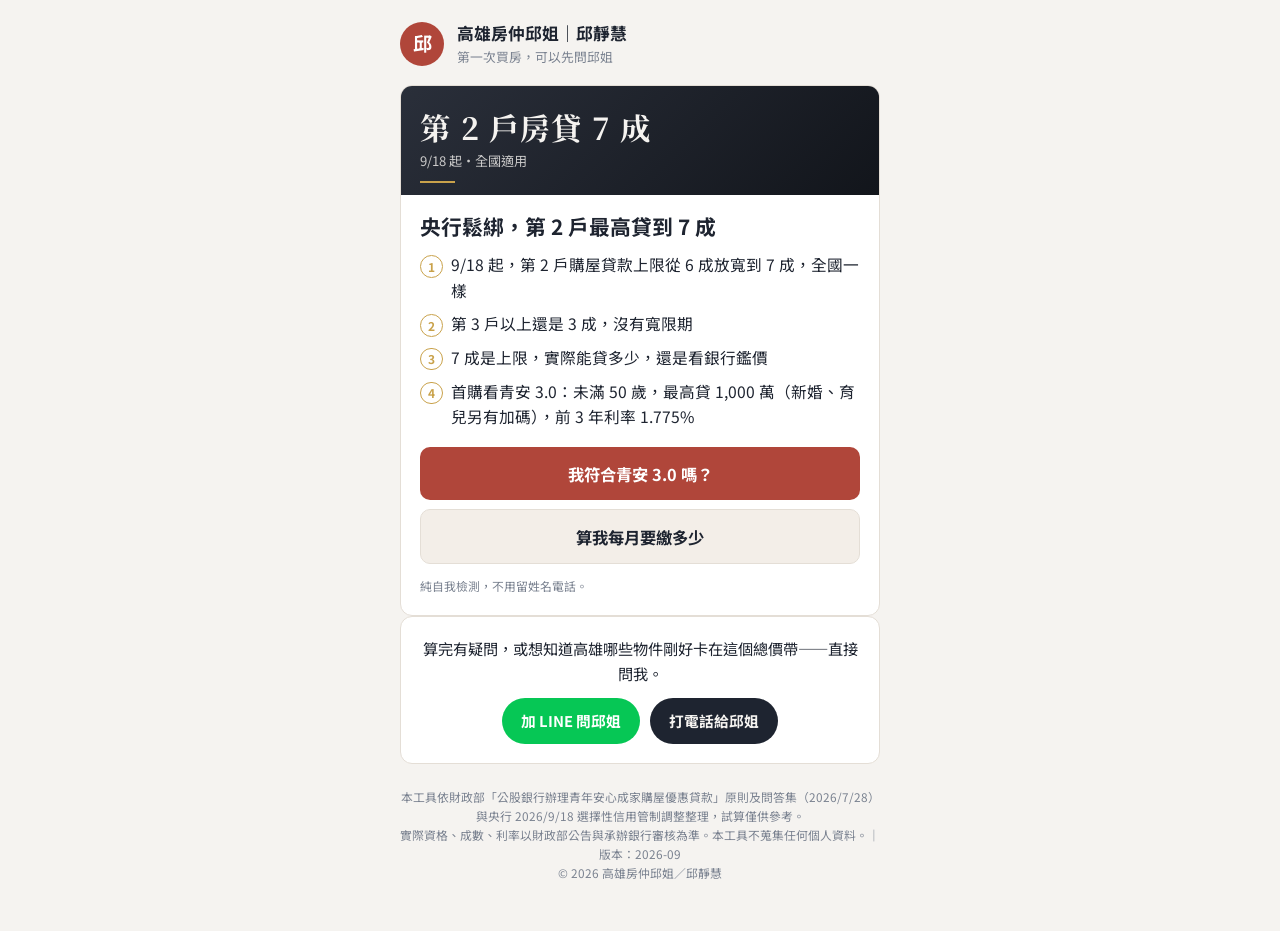
<file: src/private-tools/qingan.html>
<!DOCTYPE html>
<html lang="zh-Hant">
<head>
<meta charset="utf-8">
<meta name="viewport" content="width=device-width, initial-scale=1">
<title>青安3.0 資格檢測｜高雄房仲邱姐</title>
<meta name="description" content="央行 9/18 鬆綁第 2 戶房貸 7 成；首購看青安 3.0。30 秒測你符不符合、能貸多少、每月要繳多少。">
<link rel="preconnect" href="https://fonts.googleapis.com">
<link rel="preconnect" href="https://fonts.gstatic.com" crossorigin>
<link rel="stylesheet" href="https://fonts.googleapis.com/css2?family=Noto+Sans+TC:wght@400;500;700;900&family=Noto+Serif+TC:wght@700&display=swap">
<style>
  :root {
    --bg:#F5F3F0; --surface:#FFFFFF; --line:#E4DED6; --soft:#F3EEE8;
    --ink:#1E2430; --ink-mid:#4B5563; --ink-soft:#7A8290;
    --accent:#B0463A; --accent-ink:#FFFFFF; --accent-bg:#F8E9E6;
    --ok:#2F6B3F; --ok-bg:#E7F1E9; --bad:#B0463A; --bad-bg:#F8E9E6;
    --warn:#9A5B12; --warn-bg:#FBF1E2; --gold:#C9A24B;
    --hero:#1E2430; --hero-ink:#F5F3F0;
    --line-green:#06C755; --radius:12px;
  }
  @media (prefers-color-scheme: dark) {
    :root:not([data-theme="light"]) {
      --bg:#14161B; --surface:#1C1F26; --line:#2C3039; --soft:#23272F;
      --ink:#ECEEF2; --ink-mid:#B5BCC8; --ink-soft:#8A93A1;
      --accent:#E07A6C; --accent-ink:#1A0F0D; --accent-bg:#34211E;
      --ok:#7CC48D; --ok-bg:#1D2B21; --bad:#E07A6C; --bad-bg:#34211E;
      --warn:#E0AE6A; --warn-bg:#2E2517; --hero:#0E1014; --hero-ink:#ECEEF2;
    }
  }
  :root[data-theme="dark"] {
    --bg:#14161B; --surface:#1C1F26; --line:#2C3039; --soft:#23272F;
    --ink:#ECEEF2; --ink-mid:#B5BCC8; --ink-soft:#8A93A1;
    --accent:#E07A6C; --accent-ink:#1A0F0D; --accent-bg:#34211E;
    --ok:#7CC48D; --ok-bg:#1D2B21; --bad:#E07A6C; --bad-bg:#34211E;
    --warn:#E0AE6A; --warn-bg:#2E2517; --hero:#0E1014; --hero-ink:#ECEEF2;
  }
  * { box-sizing:border-box; }
  body { margin:0; background:var(--bg); color:var(--ink);
    font-family:"Noto Sans TC","Microsoft JhengHei",sans-serif; line-height:1.6; -webkit-font-smoothing:antialiased; }
  .wrap { max-width:32rem; margin:0 auto; padding:1.25rem 16px 3rem; }
  header { display:flex; align-items:center; gap:.8rem; margin-bottom:1.1rem; }
  .logo { width:44px; height:44px; border-radius:50%; background:var(--accent); color:var(--accent-ink);
    display:grid; place-items:center; font-weight:700; font-size:1.2rem; flex:none; }
  header .name { font-weight:700; font-size:1.05rem; }
  header .sub { font-size:.8rem; color:var(--ink-soft); }
  .hide { display:none !important; }
  .fadein { animation:fi .25s ease; }
  @keyframes fi { from { opacity:0; transform:translateY(6px); } to { opacity:1; transform:none; } }

  /* ── 新聞卡 ── */
  .news { background:var(--surface); border:1px solid var(--line); border-radius:var(--radius); overflow:hidden; }
  .news .band { background:linear-gradient(135deg,#2A2F3A 0%,#12151B 100%); color:#F5F3F0; padding:1.4rem 1.2rem 1rem; position:relative; }
  .news .band::after { content:""; position:absolute; left:1.2rem; bottom:.75rem; width:2.2rem; height:2px; background:var(--gold); }
  .news .band .h { font-family:"Noto Serif TC",serif; font-size:1.9rem; font-weight:700; letter-spacing:.04em; line-height:1.25; }
  .news .band .d { font-size:.82rem; opacity:.8; margin-top:.2rem; padding-bottom:.5rem; }
  .news .body { padding:1.1rem 1.2rem 1.2rem; }
  .news h1 { font-size:1.3rem; line-height:1.4; margin:0 0 .7rem; }
  .news ol { list-style:none; margin:0 0 1.1rem; padding:0; counter-reset:n; }
  .news li { counter-increment:n; position:relative; padding-left:1.9rem; margin-bottom:.55rem; font-size:.98rem; }
  .news li::before { content:counter(n); position:absolute; left:0; top:.15rem; width:1.3rem; height:1.3rem; border-radius:50%;
    border:1.5px solid var(--gold); color:var(--gold); font-size:.75rem; font-weight:700; display:grid; place-items:center; }
  .bigbtn { display:block; width:100%; border:0; border-radius:10px; font:inherit; font-size:1.02rem; font-weight:700;
    padding:.85rem 1rem; cursor:pointer; margin-top:.55rem; text-align:center; text-decoration:none; }
  .bigbtn.pri { background:var(--accent); color:var(--accent-ink); }
  .bigbtn.sec2 { background:var(--soft); color:var(--ink); border:1px solid var(--line); }
  .src { font-size:.74rem; color:var(--ink-soft); margin-top:.8rem; }

  /* ── 問答 ── */
  .card { background:var(--surface); border:1px solid var(--line); border-radius:var(--radius); padding:1.2rem; margin-bottom:1rem; }
  .topbar { display:flex; align-items:center; gap:.7rem; margin-bottom:.8rem; }
  .topbar button { border:0; background:none; color:var(--ink-mid); font:inherit; font-size:.9rem; cursor:pointer; padding:.3rem 0; }
  .prog { flex:1; height:6px; background:var(--soft); border-radius:3px; overflow:hidden; }
  .prog i { display:block; height:100%; background:var(--accent); transition:width .25s; }
  .stepmeta { font-size:.8rem; color:var(--ink-soft); font-variant-numeric:tabular-nums; }
  .q-tag { font-size:.78rem; font-weight:700; color:var(--accent); letter-spacing:.05em; }
  .q { font-size:1.25rem; font-weight:700; line-height:1.45; margin:.2rem 0 .5rem; }
  .q-note { font-size:.86rem; color:var(--ink-mid); background:var(--soft); border-radius:8px; padding:.6rem .75rem; margin-bottom:1rem; }
  .opts { display:grid; gap:.55rem; }
  .opt { display:flex; gap:.7rem; align-items:flex-start; text-align:left; width:100%; border:1px solid var(--line); background:var(--surface);
    color:var(--ink); border-radius:10px; padding:.75rem .85rem; font:inherit; font-size:.98rem; font-weight:500; cursor:pointer; }
  .opt:hover { border-color:var(--accent); background:var(--accent-bg); }
  .opt .ic { font-size:1.25rem; line-height:1.3; }
  .opt small { display:block; font-size:.78rem; color:var(--ink-soft); font-weight:400; }
  .numrow { display:flex; align-items:center; gap:.5rem; }
  .numrow button { width:3rem; height:3rem; border-radius:10px; border:1px solid var(--line); background:var(--soft); color:var(--ink);
    font-size:1.3rem; cursor:pointer; flex:none; }
  .numrow .inp { flex:1; }
  .inp { display:flex; align-items:center; border:1px solid var(--line); border-radius:8px; background:var(--surface); }
  .inp:focus-within { border-color:var(--accent); box-shadow:0 0 0 3px var(--accent-bg); }
  .inp input { flex:1; min-width:0; border:0; background:transparent; color:var(--ink); font:inherit; font-size:1.2rem; font-weight:700;
    padding:.6rem .75rem; outline:none; text-align:center; font-variant-numeric:tabular-nums; }
  .inp span { padding-right:.75rem; color:var(--ink-soft); font-size:.9rem; white-space:nowrap; }

  /* ── 結果 ── */
  .verdict { border-radius:var(--radius); padding:1.1rem 1.2rem; margin-bottom:1rem; }
  .verdict.pass { background:var(--ok-bg); color:var(--ok); }
  .verdict.fail { background:var(--warn-bg); color:var(--warn); }
  .verdict .big { font-size:1.3rem; font-weight:900; }
  .verdict .sub { font-size:.88rem; opacity:.9; }
  .chk { display:flex; gap:.6rem; align-items:flex-start; padding:.5rem 0; border-bottom:1px solid var(--line); font-size:.92rem; }
  .chk:last-child { border-bottom:0; }
  .chk .mark { width:1.4rem; height:1.4rem; border-radius:50%; display:grid; place-items:center; font-size:.8rem; font-weight:900; flex:none; margin-top:.1rem; }
  .chk.ok .mark { background:var(--ok-bg); color:var(--ok); }
  .chk.bad .mark { background:var(--bad-bg); color:var(--bad); }
  .chk small { display:block; color:var(--ink-soft); font-size:.8rem; }
  h2 { font-size:1.05rem; margin:0 0 .7rem; }
  .amt { background:var(--accent); color:var(--accent-ink); border-radius:10px; padding:1rem 1.1rem; text-align:center; }
  .amt .k { font-size:.82rem; opacity:.9; letter-spacing:.2em; }
  .amt .v { font-size:2.4rem; font-weight:900; line-height:1.2; font-variant-numeric:tabular-nums; }
  .amt .v small { font-size:1rem; }
  .amt .why { font-size:.82rem; opacity:.92; }
  .grid3 { display:grid; grid-template-columns:repeat(3,1fr); gap:.5rem; margin-top:.8rem; text-align:center; }
  .grid3 > div { background:var(--soft); border-radius:8px; padding:.6rem .3rem; }
  .grid3 .n { font-weight:700; font-variant-numeric:tabular-nums; }
  .grid3 .t { font-size:.74rem; color:var(--ink-soft); }
  .hint { font-size:.84rem; color:var(--ink-mid); background:var(--warn-bg); border-radius:8px; padding:.7rem .8rem; margin-top:.8rem; }
  .seg { display:flex; background:var(--soft); border-radius:8px; padding:3px; gap:3px; margin-bottom:.7rem; }
  .seg button { flex:1; border:0; background:transparent; color:var(--ink-mid); font:inherit; font-size:.86rem;
    padding:.55rem .3rem; border-radius:6px; cursor:pointer; line-height:1.3; }
  .seg button small { display:block; font-size:.7rem; opacity:.8; }
  .seg button.on { background:var(--accent); color:var(--accent-ink); font-weight:700; }
  table.pay { width:100%; border-collapse:collapse; font-size:.9rem; }
  table.pay th { font-size:.76rem; color:var(--ink-soft); font-weight:500; text-align:right; padding:.3rem .2rem; border-bottom:1px solid var(--line); }
  table.pay th:first-child, table.pay td:first-child { text-align:left; }
  table.pay td { padding:.55rem .2rem; border-bottom:1px solid var(--line); text-align:right; font-variant-numeric:tabular-nums; }
  table.pay td.money { font-weight:700; }
  table.pay td small { display:block; font-size:.72rem; color:var(--ink-soft); }
  .note { font-size:.76rem; color:var(--ink-soft); margin-top:.6rem; }
  .doc { display:flex; gap:.65rem; padding:.5rem 0; border-bottom:1px solid var(--line); font-size:.92rem; }
  .doc:last-of-type { border-bottom:0; }
  .doc .ic { flex:none; }
  .doc small { display:block; color:var(--ink-soft); font-size:.8rem; }
  .fix { background:var(--soft); border-radius:8px; padding:.75rem .85rem; margin-bottom:.6rem; }
  .fix .h { font-weight:700; font-size:.95rem; }
  .fix .b { font-size:.88rem; color:var(--ink-mid); }

  /* ── 月付試算 ── */
  label.t { display:block; font-size:.85rem; font-weight:500; margin:.9rem 0 .3rem; }
  label.t:first-child { margin-top:0; }
  .calc .inp input { text-align:left; font-size:1.05rem; }
  .monthly { margin-top:1rem; }

  .cta { text-align:center; }
  .cta p { margin:0 0 .8rem; font-size:.95rem; }
  .btns { display:flex; gap:.6rem; justify-content:center; flex-wrap:wrap; }
  .btn { display:inline-flex; align-items:center; gap:.4rem; padding:.7rem 1.2rem; border-radius:999px;
    font-weight:700; font-size:.92rem; text-decoration:none; border:0; cursor:pointer; font-family:inherit; }
  .btn.line { background:var(--line-green); color:#fff; }
  .btn.tel { background:var(--ink); color:var(--bg); }
  .link { background:none; border:0; color:var(--accent); font:inherit; font-size:.9rem; cursor:pointer; text-decoration:underline; padding:.4rem; }
  footer { text-align:center; font-size:.74rem; color:var(--ink-soft); margin-top:1.5rem; }
</style>
</head>
<body>
<div class="wrap">
  <header>
    <div class="logo">邱</div>
    <div>
      <div class="name">高雄房仲邱姐｜邱靜慧</div>
      <div class="sub">第一次買房，可以先問邱姐</div>
    </div>
  </header>

  <!-- ① 新聞卡 -->
  <section id="home" class="news">
    <div class="band">
      <div class="h">第 2 戶房貸 7 成</div>
      <div class="d">9/18 起・全國適用</div>
    </div>
    <div class="body">
      <h1>央行鬆綁，第 2 戶最高貸到 7 成</h1>
      <ol>
        <li>9/18 起，第 2 戶購屋貸款上限從 6 成放寬到 7 成，全國一樣</li>
        <li>第 3 戶以上還是 3 成，沒有寬限期</li>
        <li>7 成是上限，實際能貸多少，還是看銀行鑑價</li>
        <li>首購看青安 3.0：未滿 50 歲，最高貸 1,000 萬（新婚、育兒另有加碼），前 3 年利率 1.775%</li>
      </ol>
      <button class="bigbtn pri" onclick="startQuiz()">我符合青安 3.0 嗎？</button>
      <button class="bigbtn sec2" onclick="openCalc()">算我每月要繳多少</button>
      <div class="src">純自我檢測，不用留姓名電話。</div>
    </div>
  </section>

  <!-- ② 七題問答 -->
  <section id="wizard" class="hide">
    <div class="card">
      <div class="topbar">
        <button id="backbtn" onclick="goBack()">← 上一題</button>
        <div class="prog"><i id="progbar"></i></div>
        <span class="stepmeta" id="stepmeta"></span>
      </div>
      <div id="stepcard"></div>
    </div>
    <div style="text-align:center"><button class="link" onclick="goHome()">回首頁</button></div>
  </section>

  <!-- ③ 青安結果 -->
  <section id="result" class="hide"></section>

  <!-- ④ 月付試算 -->
  <section id="calc" class="hide">
    <div class="card calc">
      <h2>每月要繳多少？</h2>
      <label class="t">這間是你的第幾戶？</label>
      <div class="seg" id="kindseg">
        <button data-k="qa" class="on">首購<small>用青安 3.0</small></button>
        <button data-k="first">首購<small>一般房貸</small></button>
        <button data-k="second">第 2 戶<small>最高 7 成</small></button>
        <button data-k="third">第 3 戶↑<small>最高 3 成</small></button>
      </div>
      <label class="t">房屋總價</label>
      <div class="inp"><input id="c_price" type="number" inputmode="numeric" value="1200" min="100" step="50"><span>萬</span></div>
      <label class="t">貸款成數 <small id="ltvnote" style="color:var(--ink-soft);font-weight:400"></small></label>
      <div class="inp"><input id="c_ltv" type="number" inputmode="numeric" value="8" min="1" max="8" step="0.5"><span>成</span></div>
      <label class="t">貸款年限</label>
      <div class="seg" id="yearseg">
        <button data-y="20">20 年</button>
        <button data-y="30" class="on">30 年</button>
        <button data-y="40">40 年</button>
      </div>
      <div id="rateRow">
        <label class="t">房貸利率 <small style="color:var(--ink-soft);font-weight:400">（一般房貸，可自己改）</small></label>
        <div class="inp"><input id="c_rate" type="number" inputmode="decimal" value="2.3" min="0" max="10" step="0.05"><span>%</span></div>
      </div>
      <div class="monthly" id="c_out"></div>
    </div>
    <div style="text-align:center"><button class="link" onclick="goHome()">← 回首頁</button></div>
  </section>

  <section id="ctaBox" class="card cta">
    <p>算完有疑問，或想知道高雄哪些物件剛好卡在這個總價帶——直接問我。</p>
    <div class="btns">
      <a class="btn line" href="https://line.me/R/ti/p/@530myzmv" target="_blank" rel="noopener">加 LINE 問邱姐</a>
      <a class="btn tel" href="tel:0921203586">打電話給邱姐</a>
    </div>
  </section>

  <footer>
    本工具依財政部「公股銀行辦理青年安心成家購屋優惠貸款」原則及問答集（2026/7/28）與央行 2026/9/18 選擇性信用管制調整整理，試算僅供參考。<br>
    實際資格、成數、利率以財政部公告與承辦銀行審核為準。本工具不蒐集任何個人資料。｜版本：2026-09<br>
    © 2026 高雄房仲邱姐／邱靜慧
  </footer>
</div>

<script>
/* ============ 青安 3.0 規則（依財政部 2026/7/27 問答集） ============ */
const RULES = {
  ageMax: 50, ageTermCap: 80, incomeMax: 200,
  priceCap: { taipei:3500, newtaipei:2500, other:2000 },       // 萬；買賣總價與鑑價取高
  loanCap:  { single:1000, newlywed:1200, kids:1500 },          // 萬
  ltv: 0.8, maxYears: 40,
  // 一段式機動：郵儲 2 年定儲機動 1.72% + 0.555% = 2.275%；前 3 年 1.775%，之後每年 +0.125%，第 7 年起 2.275%
  rates: [ {untilY:3, r:1.775}, {untilY:4, r:1.9}, {untilY:5, r:2.025}, {untilY:6, r:2.15}, {untilY:999, r:2.275} ]
};

const state = { age:null, house:null, used:null, income:null, region:null, price:null, family:null };
let stepIdx = 0;

const steps = [
  { key:'age', tag:'第 1 題｜年齡', q:'你今年幾歲？',
    note:'申貸時要未滿 50 歲（以「向銀行申請那天」為準），而且「年齡＋貸款年限」不能超過 80。',
    type:'number', unit:'歲', def:32, min:18, max:75, step:1 },
  { key:'house', tag:'第 2 題｜名下房產', q:'你本人、配偶、未成年子女，現在名下有房子嗎？',
    note:'看的是「現在」名下有沒有，以前買過已經賣掉的不算。銀行會看國稅局的「全國財產稅總歸戶清單」。',
    type:'choice', opts:[
      {v:'no',       ic:'🙅', t:'都沒有', s:'全家名下都查無建物'},
      {v:'partial',  ic:'🧩', t:'只有持分，合計未滿 40 平方公尺', s:'例如繼承來的一小部分持分'},
      {v:'landonly', ic:'🅿️', t:'只有土地、車位或塔位', s:'名下沒有建物'},
      {v:'yes',      ic:'🏠', t:'有房子', s:'本人、配偶或未成年子女任一人名下有住宅'} ] },
  { key:'used', tag:'第 3 題｜用過沒', q:'2023 年 8 月以後，你貸過青安或農安貸款嗎？',
    note:'「限貸一次」只算 2023/8/1 以後的新青安和農安貸款。更早以前的舊青安不算。',
    type:'choice', opts:[
      {v:'no',  ic:'✨', t:'沒用過', s:'第一次申請'},
      {v:'old', ic:'🕰️', t:'只在 2023/8/1 以前貸過舊青安', s:'不追溯，還可以再辦'},
      {v:'yes', ic:'📋', t:'2023/8/1 以後貸過青安或農安', s:'是撥貸的借款人本人'} ] },
  { key:'income', tag:'第 4 題｜年所得', q:'你「本人」一年所得大約多少？',
    note:'只看借款人本人，配偶收入不算。本人年所得不能超過 200 萬。',
    type:'number', unit:'萬 / 年', def:80, min:0, max:1000, step:10 },
  { key:'region', tag:'第 5 題｜買哪裡', q:'你想買的房子在哪裡？',
    note:'青安 3.0 對房屋總價設上限，依縣市分三級。',
    type:'choice', opts:[
      {v:'other',     ic:'🌴', t:'高雄市', s:'總價上限 2,000 萬'},
      {v:'taipei',    ic:'🏙️', t:'台北市', s:'總價上限 3,500 萬'},
      {v:'newtaipei', ic:'🌉', t:'新北市／新竹縣市', s:'總價上限 2,500 萬'},
      {v:'other',     ic:'🗺️', t:'其他縣市', s:'總價上限 2,000 萬'} ] },
  { key:'price', tag:'第 6 題｜總價', q:'想買的房子總價大約多少？',
    note:'銀行會拿「成交價」和「銀行鑑價」取高的那個來對上限。還在看屋就抓個大概。',
    type:'number', unit:'萬', def:1200, min:100, max:6000, step:50 },
  { key:'family', tag:'第 7 題｜婚育', q:'你目前的婚育狀況？',
    note:'新婚多貸 200 萬、有小孩多貸 500 萬。單親要用 1,500 萬額度，孩子要跟你同戶籍、你有監護權。',
    type:'choice', opts:[
      {v:'single',   ic:'🧑', t:'單身，或結婚超過 2 年', s:'最高 1,000 萬'},
      {v:'newlywed', ic:'💍', t:'新婚（2 年內結婚登記）', s:'最高 1,200 萬'},
      {v:'kids',     ic:'👶', t:'有未成年子女（含懷孕中）', s:'最高 1,500 萬'} ] }
];

const $ = id => document.getElementById(id);
const fmt = n => Math.round(n).toLocaleString('zh-TW');
function show(id){ ['home','wizard','result','calc'].forEach(s => $(s).classList.add('hide')); $(id).classList.remove('hide'); window.scrollTo({top:0}); }
function goHome(){ show('home'); }
function startQuiz(){ stepIdx = 0; show('wizard'); renderStep(); }

function renderStep(){
  const s = steps[stepIdx];
  $('progbar').style.width = Math.round(stepIdx/steps.length*100) + '%';
  $('stepmeta').textContent = (stepIdx+1) + ' / ' + steps.length;
  $('backbtn').style.visibility = stepIdx === 0 ? 'hidden' : 'visible';
  const card = $('stepcard');
  card.classList.remove('fadein'); void card.offsetWidth; card.classList.add('fadein');
  let html = `<div class="q-tag">${s.tag}</div><div class="q">${s.q}</div><div class="q-note">${s.note}</div>`;
  if (s.type === 'choice'){
    html += '<div class="opts">' + s.opts.map(o =>
      `<button class="opt" onclick="pick('${s.key}','${o.v}')"><span class="ic">${o.ic}</span><span>${o.t}<small>${o.s}</small></span></button>`).join('') + '</div>';
  } else {
    const cur = state[s.key] ?? s.def;
    html += `<div class="numrow"><button onclick="bump(-${s.step})" aria-label="減少">−</button>
      <div class="inp"><input id="numin" type="number" inputmode="numeric" value="${cur}" min="${s.min}" max="${s.max}"><span>${s.unit}</span></div>
      <button onclick="bump(${s.step})" aria-label="增加">＋</button></div>
      <button class="bigbtn pri" style="margin-top:1rem" onclick="confirmNum()">下一題 →</button>`;
  }
  card.innerHTML = html;
  const ni = $('numin'); if (ni) ni.addEventListener('keydown', e => { if (e.key === 'Enter') confirmNum(); });
}
function bump(d){ const s = steps[stepIdx], el = $('numin'); el.value = Math.max(s.min, Math.min(s.max, (parseInt(el.value)||s.def) + d)); }
function confirmNum(){
  const s = steps[stepIdx], el = $('numin'); let v = parseInt(el.value);
  if (isNaN(v)) { el.value = s.def; return; }
  state[s.key] = Math.max(s.min, Math.min(s.max, v)); advance();
}
function pick(key, v){ state[key] = v; advance(); }
function advance(){ stepIdx++; stepIdx >= steps.length ? renderResult() : renderStep(); }
function goBack(){ if (stepIdx > 0){ stepIdx--; renderStep(); } }

/* ============ 判定 ============ */
function evaluate(){
  const priceCap = RULES.priceCap[state.region] ?? RULES.priceCap.other;
  const houseOkT = { no:'全家名下沒有自有住宅', partial:'持分合計未滿 40 ㎡，視同沒有自有住宅', landonly:'只有土地／車位／塔位，視同沒有自有住宅' };
  const checks = [
    { ok: state.age < RULES.ageMax,
      okT:`年齡 ${state.age} 歲，未滿 50 歲`, badT:`年齡 ${state.age} 歲，已過 50 歲門檻`,
      okS: state.age > 40 ? `受「年齡＋年限≤80」限制，最長約可貸 ${Math.min(RULES.maxYears, RULES.ageTermCap - state.age)} 年` : '',
      fix:{h:'過了 50 歲怎麼辦？', b:'青安用不了，但一般首購房貸一樣可以談到不錯的成數和利率，差在挑哪家銀行、條件怎麼整理。'} },
    { ok: state.house !== 'yes',
      okT: houseOkT[state.house] || '全家名下沒有自有住宅',
      okS: state.house === 'partial' ? '繼承來的持分要備妥繼承系統表給銀行審' : (state.house === 'landonly' ? '車位、塔位要經銀行審認；只有土地不算有房' : ''),
      badT:'名下已經有房子，不符合「無自有住宅」',
      fix:{h:'名下有房怎麼辦？', b:'先確認那間「房」是什麼：只是繼承持分（未滿 40 ㎡）或車位塔位，回上一題改選再測。真的有一整戶、想換屋的——9/18 起第 2 戶可以貸到 7 成了，比之前多 1 成。先賣後買還是先買後賣，時間怎麼排才不吃虧，可以找我一起排。'} },
    { ok: state.used !== 'yes',
      okT: state.used === 'old' ? '只在 2023/8/1 前貸過舊青安，不算在限貸一次' : '第一次申請青安',
      badT:'2023/8/1 以後貸過青安或農安，限貸一次不能再辦',
      fix:{h:'用過了怎麼辦？', b:'限貸一次綁的是「借款人本人」。配偶沒用過、其他條件也符合的話，可以評估改由配偶當借款人。'} },
    { ok: state.income <= RULES.incomeMax,
      okT:`本人年所得 ${fmt(state.income)} 萬，沒超過 200 萬`, badT:`本人年所得 ${fmt(state.income)} 萬，超過 200 萬`,
      fix:{h:'所得超過 200 萬怎麼辦？', b:'只看借款人本人。配偶所得在 200 萬內、其他條件也符合，改由配偶申貸就有機會。'} },
    { ok: state.price <= priceCap,
      okT:`總價 ${fmt(state.price)} 萬，在上限 ${fmt(priceCap)} 萬內`, badT:`總價 ${fmt(state.price)} 萬，超過上限 ${fmt(priceCap)} 萬`,
      fix:{h:'總價超過上限怎麼辦？', b:`超過上限是「整筆」都不能用青安，不是只砍超過的部分。差一點的話，議價、或換一個總價帶的物件都是解法——${state.region === 'other' ? '高雄 2,000 萬內的好物件其實選擇很多，' : ''}我可以幫你找。`} },
  ];
  return { checks, priceCap, pass: checks.every(c => c.ok) };
}

/* ============ 試算 ============ */
function annuity(P, mr, n){ return mr === 0 ? P/n : P * mr * Math.pow(1+mr, n) / (Math.pow(1+mr, n) - 1); }
// ladder：利率階梯 [{untilY, r}]；graceMonths：前面只繳息的月數
function simulate(loanWan, years, graceMonths, ladder){
  const N = years * 12;
  const rateAt = m => { const y = Math.floor(m/12); for (const seg of ladder) if (y < seg.untilY) return seg.r/100/12; };
  let bal = loanWan * 10000, rows = [], curPay = null, curRate = null;
  for (let m = 0; m < N; m++){
    const mr = rateAt(m); let pay;
    if (m < graceMonths) pay = bal * mr;
    else {
      if (curPay === null || mr !== curRate){ curPay = annuity(bal, mr, N - m); curRate = mr; }
      pay = curPay; bal = bal * (1 + mr) - pay;
    }
    const y = Math.floor(m/12) + 1;
    const last = rows[rows.length - 1];
    if (!last || last.rate !== mr || (m === graceMonths && graceMonths > 0)) rows.push({ fromY:y, rate:mr, pay, grace: m < graceMonths });
    rows[rows.length - 1].toY = y;
  }
  return rows;
}
function payTable(rows){
  const label = r => r.fromY === r.toY ? `第 ${r.fromY} 年` : `第 ${r.fromY}–${r.toY} 年`;
  return `<table class="pay"><tr><th>期間</th><th>利率</th><th>每月大約繳</th></tr>` +
    rows.map(r => `<tr><td>${label(r)}${r.grace ? '<small>寬限期，只繳利息</small>' : ''}</td><td>${(r.rate*1200).toFixed(3)}%</td><td class="money">${fmt(r.pay)} 元</td></tr>`).join('') + '</table>';
}

/* ============ 青安結果頁 ============ */
let sim = null;
function renderResult(){
  const ev = evaluate();
  let html = '';
  if (ev.pass){
    const capWan = RULES.loanCap[state.family];
    const byLtv = state.price * RULES.ltv;
    const loan = Math.min(capWan, byLtv);
    const years = Math.min(RULES.maxYears, RULES.ageTermCap - state.age);
    const down = state.price - byLtv;
    const gap = Math.max(0, byLtv - capWan);
    const famT = { single:'一般額度', newlywed:'新婚加碼', kids:'育兒加碼' }[state.family];
    const why = byLtv < capWan
      ? `總價 ${fmt(state.price)} 萬 × 8 成（你的${famT}上限 ${fmt(capWan)} 萬沒用滿）`
      : `你的${famT}上限 ${fmt(capWan)} 萬（總價 8 成是 ${fmt(byLtv)} 萬）`;
    sim = { loan, years };

    html += `<div class="verdict pass fadein"><div class="big">🎉 你符合青安 3.0</div><div class="sub">五道門檻都過了，可以向承辦銀行申請</div></div>`;
    html += `<div class="card">` + ev.checks.map(c => `<div class="chk ok"><span class="mark">✓</span><span>${c.okT}${c.okS ? `<small>${c.okS}</small>` : ''}</span></div>`).join('') + `</div>`;
    html += `<div class="card"><h2>你最多可以貸</h2>
      <div class="amt"><div class="k">最 高 可 貸</div><div class="v">${fmt(loan)}<small> 萬</small></div><div class="why">${why}</div></div>
      <div class="grid3">
        <div><div class="n">${fmt(down)} 萬</div><div class="t">自備款（2 成）</div></div>
        <div><div class="n">${years} 年</div><div class="t">最長年限</div></div>
        <div><div class="n">5 年</div><div class="t">最長寬限期</div></div>
      </div>
      ${gap > 0 ? `<div class="hint">💡 總價 8 成是 ${fmt(byLtv)} 萬，青安最多 ${fmt(loan)} 萬。中間差的 ${fmt(gap)} 萬可以搭同一家銀行的一般房貸補上（利率另計），<b>不是要你多準備 ${fmt(gap)} 萬現金</b>。</div>` : ''}
      <div class="note">＊另外還要準備買房雜費（契稅、代書、仲介費等），大約總價的 3%～4%。</div>
    </div>`;
    html += `<div class="card"><h2>每月大約繳多少</h2>
      <div class="seg"><button id="pm0" class="on" onclick="setPayMode(0)">正常本息攤還</button><button id="pm1" onclick="setPayMode(1)">用滿 5 年寬限期</button></div>
      <div id="paybox"></div>
      <div class="note">＊以貸 ${fmt(loan)} 萬、${years} 年試算。青安 3.0 是機動利率：前 3 年 1.775%，之後每年加 0.125%，第 7 年起 2.275%，會跟著郵局利率調整。寬限期只繳利息很輕鬆，但期滿後月付會明顯跳上去——要不要用、用幾年，先看收入再決定。</div>
    </div>`;
    html += `<div class="card"><h2>申請要準備的文件</h2>${docList()}</div>`;
    html += `<div class="card"><h2>過了資格，這幾件事先知道</h2>${tipsList()}</div>`;
  } else {
    const fails = ev.checks.filter(c => !c.ok);
    html += `<div class="verdict fail fadein"><div class="big">差 ${fails.length} 項，先別灰心</div><div class="sub">下面告訴你卡在哪、還有什麼路可以走</div></div>`;
    html += `<div class="card">` + ev.checks.map(c => `<div class="chk ${c.ok ? 'ok' : 'bad'}"><span class="mark">${c.ok ? '✓' : '✗'}</span><span>${c.ok ? c.okT : c.badT}</span></div>`).join('') + `</div>`;
    html += `<div class="card"><h2>還有這些路可以走</h2>` + fails.map(c => `<div class="fix"><div class="h">${c.fix.h}</div><div class="b">${c.fix.b}</div></div>`).join('') + `</div>`;
  }
  html += `<div style="text-align:center;margin-bottom:1rem">
    <button class="bigbtn sec2" onclick="openCalc(${ev.pass ? "'qa'" : (state.house === 'yes' ? "'second'" : "'first'")})">用一般房貸算算看每月要繳多少</button>
    <button class="link" onclick="startQuiz()">↻ 重新檢測</button> <button class="link" onclick="goHome()">回首頁</button></div>`;
  $('result').innerHTML = html;
  show('result');
  if (ev.pass) setPayMode(0);
}
function setPayMode(m){
  $('pm0').classList.toggle('on', m === 0); $('pm1').classList.toggle('on', m === 1);
  $('paybox').innerHTML = payTable(simulate(sim.loan, sim.years, m === 1 ? 60 : 0, RULES.rates));
}
function docList(){
  const docs = [
    {ic:'🪪', t:'身分證', s:'借款人的；已婚的話配偶的也備著'},
    {ic:'📄', t:'全戶戶籍謄本', s:'證明本人、配偶、未成年子女的關係'},
    {ic:'🗂️', t:'全國財產稅總歸戶財產查詢清單', s:'到國稅局申請，銀行靠這份確認全家名下沒房'},
    {ic:'💰', t:'所得證明', s:'國稅局所得清單，或授權銀行用 MyData 查'},
    {ic:'📝', t:'買賣契約書', s:'簽約後才能送件（不能先請銀行保留額度再找房）'},
    {ic:'🏦', t:'自住切結書', s:'對保時銀行會給你簽'},
  ];
  if (state.family === 'newlywed') docs.push({ic:'💍', t:'結婚登記證明', s:'有結婚登記日期的戶籍謄本'});
  if (state.family === 'kids') docs.push({ic:'👶', t:'子女戶籍資料或孕婦健康手冊', s:'懷孕中要用國健署的「孕婦健康手冊」，診所自己發的不算'});
  return docs.map(d => `<div class="doc"><span class="ic">${d.ic}</span><span>${d.t}<small>${d.s}</small></span></div>`).join('')
    + `<div class="note">＊正式清單以承辦銀行（台銀、土銀、合庫、一銀、華銀、彰銀、兆豐、台企銀）通知為準。</div>`;
}
function tipsList(){
  const tips = [
    {ic:'🏦', t:'額度、成數不是保證', s:'銀行會看你的收入負債比逐案審，不是每個人都給滿 8 成、40 年'},
    {ic:'⚖️', t:'總價是「取高的」來審', s:'成交價和鑑價取高的對上限。總價壓在 2,000 萬邊緣的，小心被鑑價頂出去'},
    {ic:'📆', t:'過戶 6 個月內要辦', s:'交屋很久才想到要辦青安，會被擋'},
    {ic:'🛏️', t:'只能自住', s:'出租、分租被查到，補貼停掉還要追回'},
    {ic:'🔁', t:'第一次送件就要指定青安', s:'先用一般房貸、之後才轉青安算「轉貸」，沒有補貼，利率直接 2.275%'},
    {ic:'🏭', t:'謄本用途要有「住」字', s:'工業宅、商辦辦不了青安，看屋時先看謄本這一欄'},
  ];
  return tips.map(d => `<div class="doc"><span class="ic">${d.ic}</span><span>${d.t}<small>${d.s}</small></span></div>`).join('');
}

/* ============ 一般月付試算（含第 2 戶 7 成） ============ */
const KINDS = {
  qa:     { max:8, note:'青安最高 8 成', ladder:true },
  first:  { max:8, note:'首購一般最高約 8 成' },
  second: { max:7, note:'9/18 起第 2 戶最高 7 成' },
  third:  { max:3, note:'第 3 戶以上最高 3 成、沒有寬限期' },
};
let cKind = 'qa', cYears = 30;
function openCalc(kind){
  if (kind) setKind(kind, true);
  if (state.price) $('c_price').value = state.price;
  show('calc'); calc();
}
function setKind(k, silent){
  cKind = k;
  document.querySelectorAll('#kindseg button').forEach(b => b.classList.toggle('on', b.dataset.k === k));
  const K = KINDS[k];
  $('c_ltv').max = K.max; $('c_ltv').value = K.max;
  $('ltvnote').textContent = '（' + K.note + '）';
  $('rateRow').classList.toggle('hide', !!K.ladder);
  if (!silent) calc();
}
document.querySelectorAll('#kindseg button').forEach(b => b.onclick = () => setKind(b.dataset.k));
document.querySelectorAll('#yearseg button').forEach(b => b.onclick = () => {
  cYears = +b.dataset.y;
  document.querySelectorAll('#yearseg button').forEach(x => x.classList.toggle('on', x === b));
  calc();
});
['c_price','c_ltv','c_rate'].forEach(id => $(id).addEventListener('input', calc));

function calc(){
  const K = KINDS[cKind];
  const price = parseFloat($('c_price').value);
  let ltv = parseFloat($('c_ltv').value);
  if (!(price > 0) || !(ltv > 0)){ $('c_out').innerHTML = ''; return; }
  ltv = Math.min(ltv, K.max);
  let loan = price * ltv / 10;
  let capNote = '';
  if (K.ladder && loan > 1500){ capNote = '（青安最高 1,500 萬，超過的部分要搭一般房貸，這裡只算青安那段）'; loan = 1500; }
  const down = price - price * ltv / 10;
  const rate = parseFloat($('c_rate').value);
  const ladder = K.ladder ? RULES.rates : [{ untilY:999, r: isNaN(rate) ? 2.3 : rate }];
  const normal = simulate(loan, cYears, 0, ladder);
  const graceOk = cKind !== 'third';
  const grace = graceOk ? simulate(loan, cYears, cKind === 'qa' ? 60 : 36, ladder) : null;

  let html = `<div class="amt"><div class="k">每 月 大 約 繳</div><div class="v">${fmt(normal[0].pay)}<small> 元</small></div>
    <div class="why">貸 ${fmt(loan)} 萬、${cYears} 年${K.ladder ? '、前 3 年 1.775%' : '、利率 ' + (isNaN(rate) ? 2.3 : rate) + '%'}</div></div>
    <div class="grid3">
      <div><div class="n">${fmt(down)} 萬</div><div class="t">自備款</div></div>
      <div><div class="n">${fmt(loan)} 萬</div><div class="t">貸款</div></div>
      <div><div class="n">${fmt(price * 0.035)} 萬</div><div class="t">雜費約 3.5%</div></div>
    </div>`;
  if (capNote) html += `<div class="note">${capNote}</div>`;
  if (normal.length > 1) html += `<div style="margin-top:.9rem">${payTable(normal)}</div>`;
  if (grace){
    const gy = cKind === 'qa' ? 5 : 3;
    const gPay = grace[0].pay, after = grace.find(r => !r.grace);
    html += `<div class="hint">用 ${gy} 年寬限期：前 ${gy} 年每月只繳利息約 <b>${fmt(gPay)} 元</b>，第 ${gy + 1} 年起跳到約 <b>${fmt(after.pay)} 元</b>。寬限期不是省錢，是把本金往後推。${cKind === 'qa' ? '' : '（一般房貸寬限期多為 2～3 年，看銀行）'}</div>`;
  } else {
    html += `<div class="hint">第 3 戶以上沒有寬限期，一開始就要本息一起繳，而且只能貸 3 成——自備款要準備 7 成。</div>`;
  }
  if (cKind === 'second') html += `<div class="note">＊7 成是上限，實際能貸多少看銀行鑑價；鑑價比成交價低，就是用鑑價 × 7 成。</div>`;
  $('c_out').innerHTML = html;
}
setKind('qa', true);
if (location.hash === '#calc') openCalc();
</script>
</body>
</html>
</file>
